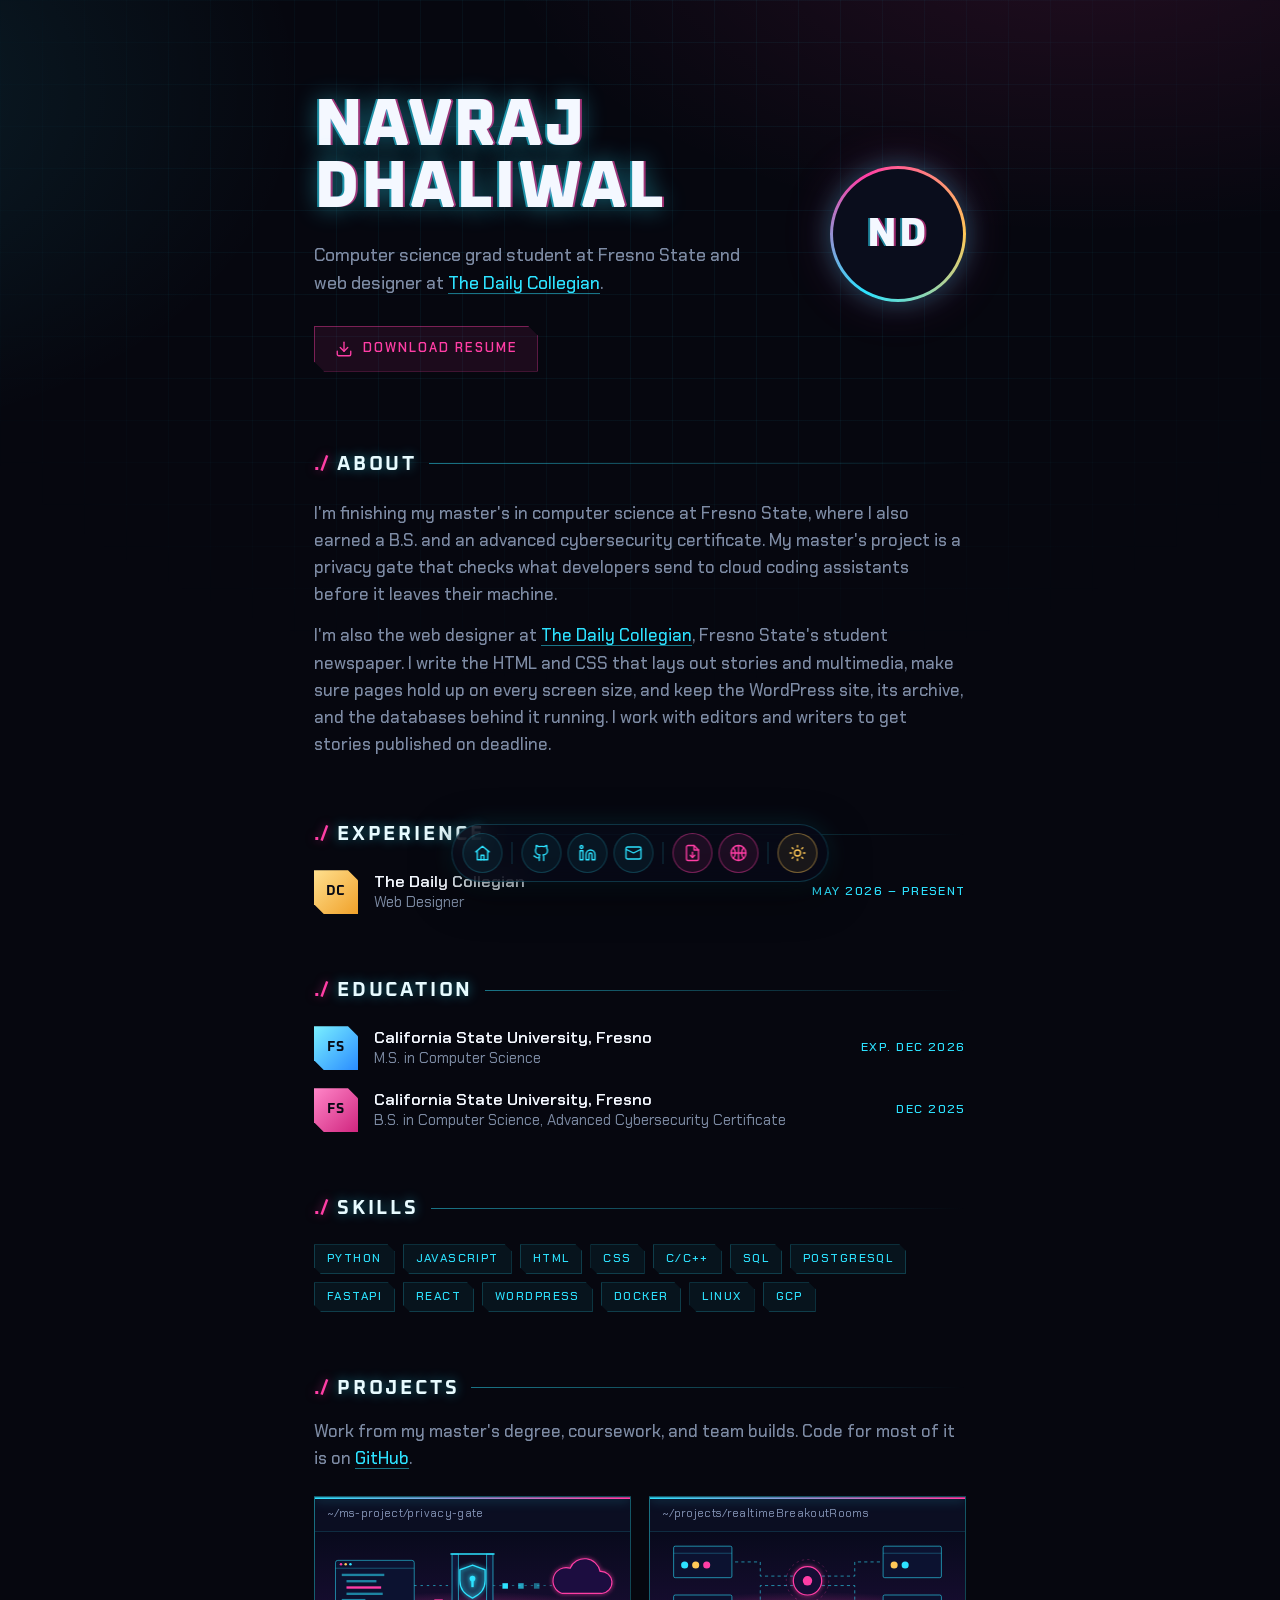
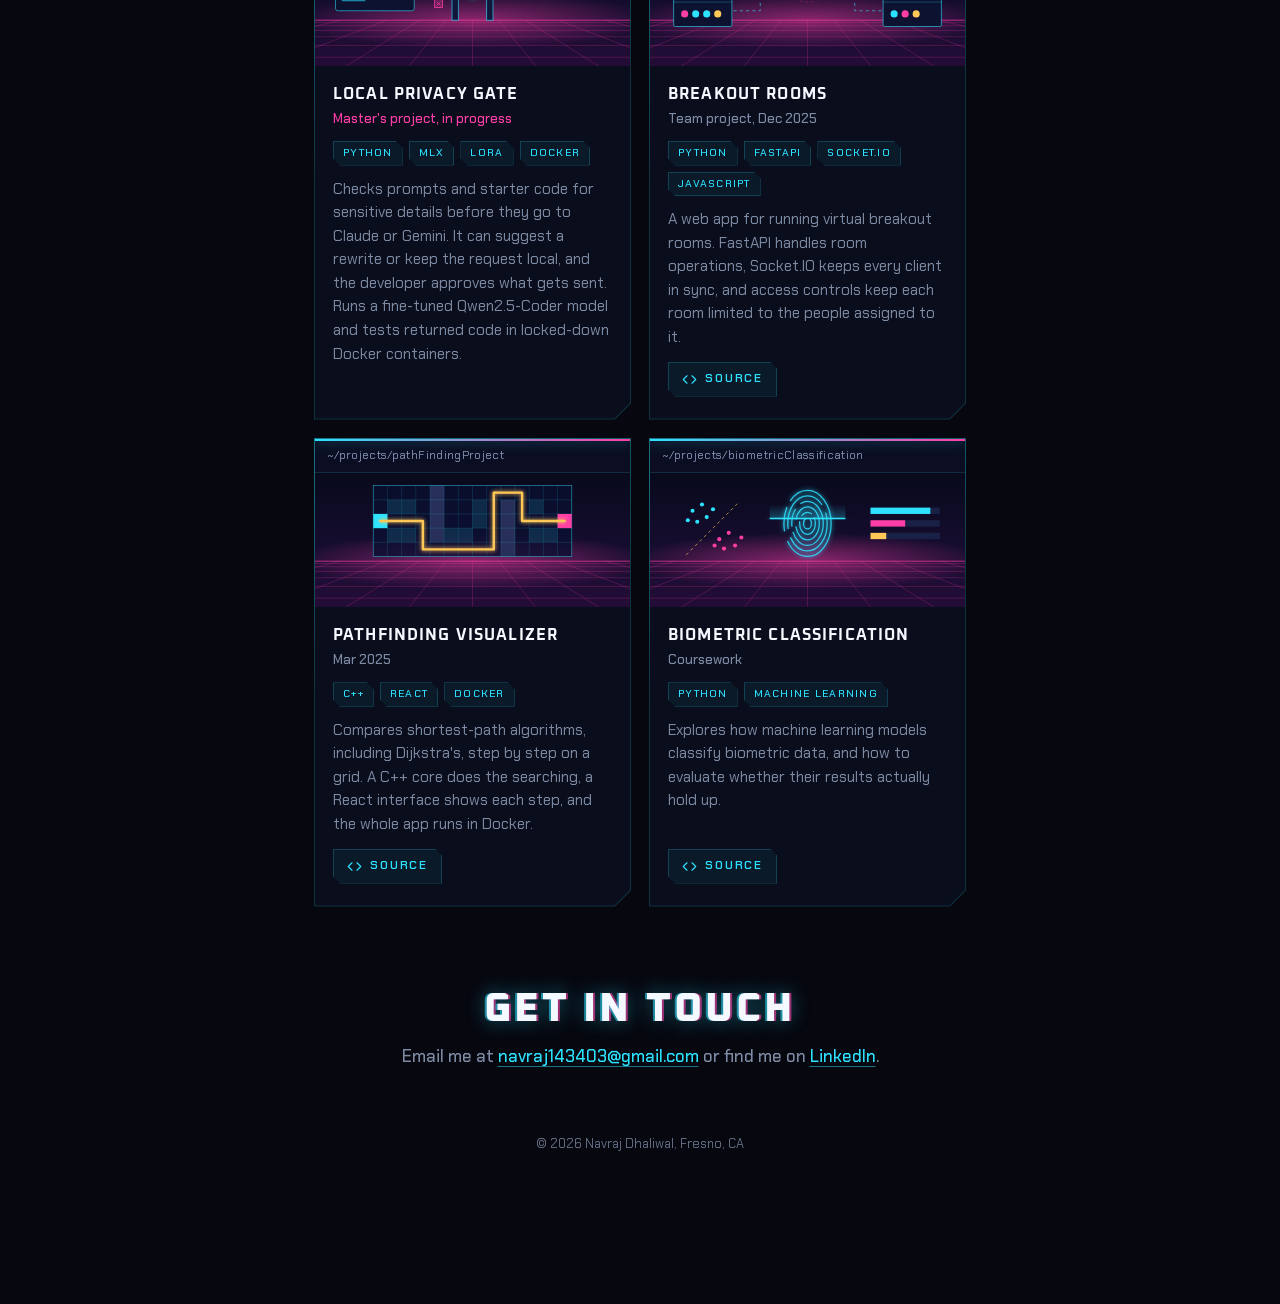
<file: index.html>
<!DOCTYPE html>
<html lang="en" data-theme="dark">
<head>
  <meta charset="utf-8">
  <meta name="viewport" content="width=device-width, initial-scale=1">
  <title>Navraj Dhaliwal | Portfolio</title>
  <meta name="description" content="Navraj Dhaliwal's portfolio of web applications, privacy research, and web design at The Daily Collegian.">
  <link rel="icon" href="assets/favicon.png">
  <link rel="apple-touch-icon" href="assets/apple-touch-icon.png">
  <script>try{var t=localStorage.getItem("portfolio-theme");if(t)document.documentElement.dataset.theme=t}catch(e){}</script>
  <link rel="preconnect" href="https://fonts.googleapis.com">
  <link rel="preconnect" href="https://fonts.gstatic.com" crossorigin>
  <link href="https://fonts.googleapis.com/css2?family=Chakra+Petch:wght@400;500;600&family=Oxanium:wght@600;700;800&display=swap" rel="stylesheet">
  <link rel="stylesheet" href="portfolio.css">
</head>
<body id="top">
  <a class="skip" href="#main">Skip to content</a>

  <!-- Icon sprite + shared SVG art definitions -->
  <svg class="defs" aria-hidden="true" focusable="false">
    <defs>
      <symbol id="i-home" viewBox="0 0 24 24"><path d="M3 10.5 12 3l9 7.5"/><path d="M5 9.5V21h14V9.5"/><path d="M10 21v-6h4v6"/></symbol>
      <symbol id="i-github" viewBox="0 0 24 24"><path d="M15 22v-4a4.8 4.8 0 0 0-1-3.5c3 0 6-2 6-5.5.08-1.25-.27-2.48-1-3.5.28-1.15.28-2.35 0-3.5 0 0-1 0-3 1.5-2.64-.5-5.36-.5-8 0C6 2 5 2 5 2c-.3 1.15-.3 2.35 0 3.5A5.4 5.4 0 0 0 4 9c0 3.5 3 5.5 6 5.5-.39.49-.68 1.05-.85 1.65-.17.6-.22 1.23-.15 1.85v4"/><path d="M9 18c-4.51 2-5-2-7-2"/></symbol>
      <symbol id="i-linkedin" viewBox="0 0 24 24"><path d="M16 8a6 6 0 0 1 6 6v7h-4v-7a2 2 0 0 0-4 0v7h-4v-7a6 6 0 0 1 6-6z"/><rect x="2" y="9" width="4" height="12"/><circle cx="4" cy="4" r="2"/></symbol>
      <symbol id="i-mail" viewBox="0 0 24 24"><rect x="2" y="4" width="20" height="16" rx="2"/><path d="m22 7-10 5L2 7"/></symbol>
      <symbol id="i-resume" viewBox="0 0 24 24"><path d="M14 2H6a2 2 0 0 0-2 2v16a2 2 0 0 0 2 2h12a2 2 0 0 0 2-2V8z"/><path d="M14 2v6h6"/><path d="M12 11v7"/><path d="m9 15 3 3 3-3"/></symbol>
      <symbol id="i-ball" viewBox="0 0 24 24"><circle cx="12" cy="12" r="10"/><path d="M2 12h20"/><path d="M12 2v20"/><path d="M5 5a10 10 0 0 1 0 14"/><path d="M19 5a10 10 0 0 0 0 14"/></symbol>
      <symbol id="i-sun" viewBox="0 0 24 24"><circle cx="12" cy="12" r="4"/><path d="M12 2v2M12 20v2M4.9 4.9l1.4 1.4M17.7 17.7l1.4 1.4M2 12h2M20 12h2M6.3 17.7l-1.4 1.4M19.1 4.9l-1.4 1.4"/></symbol>
      <symbol id="i-moon" viewBox="0 0 24 24"><path d="M12 3a6 6 0 0 0 9 9 9 9 0 1 1-9-9Z"/></symbol>
      <symbol id="i-code" viewBox="0 0 24 24"><path d="m16 18 6-6-6-6"/><path d="m8 6-6 6 6 6"/></symbol>
      <symbol id="i-download" viewBox="0 0 24 24"><path d="M21 15v4a2 2 0 0 1-2 2H5a2 2 0 0 1-2-2v-4"/><path d="m7 10 5 5 5-5"/><path d="M12 15V3"/></symbol>

      <linearGradient id="g-sky" x1="0" y1="0" x2="0" y2="1">
        <stop offset="0" stop-color="#080a1c"/>
        <stop offset=".62" stop-color="#170d31"/>
        <stop offset="1" stop-color="#240c36"/>
      </linearGradient>
      <radialGradient id="g-horizon" cx=".5" cy=".5" r=".5">
        <stop offset="0" stop-color="#ff3ea5" stop-opacity=".5"/>
        <stop offset="1" stop-color="#ff3ea5" stop-opacity="0"/>
      </radialGradient>
      <linearGradient id="g-scan" x1="0" y1="0" x2="0" y2="1">
        <stop offset="0" stop-color="#2de2ff" stop-opacity="0"/>
        <stop offset="1" stop-color="#2de2ff" stop-opacity=".28"/>
      </linearGradient>
      <filter id="glow" x="-50%" y="-50%" width="200%" height="200%">
        <feGaussianBlur stdDeviation="2.4" result="b"/>
        <feMerge><feMergeNode in="b"/><feMergeNode in="SourceGraphic"/></feMerge>
      </filter>
      <g id="floor" fill="none" stroke="#ff3ea5">
        <path d="M0 112H400" stroke-opacity=".85"/>
        <path d="M0 115H400M0 119H400M0 125H400M0 133H400M0 144H400M0 159H400" stroke-opacity=".26"/>
        <path d="M-52 112-400 170M32 112-200 170M90.8 112-60 170M132.8 112 40 170M166.4 112 120 170M200 112V170M233.6 112 280 170M267.2 112 360 170M309.2 112 460 170M368 112 600 170M452 112 800 170" stroke-opacity=".26"/>
      </g>
    </defs>
  </svg>

  <main id="main" class="wrap">

    <header class="hero">
      <div class="hero-text">
        <h1 class="name"><span>Navraj</span> <span>Dhaliwal</span></h1>
        <p class="lede">Computer science grad student at Fresno State and web designer at <a href="https://fscollegian.com/">The Daily Collegian</a>.</p>
        <a class="btn" id="resume" href="assets/navraj_resume_removed.pdf" download>
          <svg class="ico"><use href="#i-download"/></svg>
          Download resume
        </a>
      </div>
      <div class="avatar">
        <div class="avatar-in">
          <span aria-hidden="true">ND</span>
        </div>
      </div>
    </header>

    <section id="snapshot" aria-labelledby="about-h">
      <h2 class="sh" id="about-h"><span class="sh-pre" aria-hidden="true">./</span>About</h2>
      <p class="prose">I'm finishing my master's in computer science at Fresno State, where I also earned a B.S. and an advanced cybersecurity certificate. My master's project is a privacy gate that checks what developers send to cloud coding assistants before it leaves their machine.</p>
      <p class="prose">I'm also the web designer at <a href="https://fscollegian.com/">The Daily Collegian</a>, Fresno State's student newspaper. I write the HTML and CSS that lays out stories and multimedia, make sure pages hold up on every screen size, and keep the WordPress site, its archive, and the databases behind it running. I work with editors and writers to get stories published on deadline.</p>
    </section>

    <section aria-labelledby="work-h">
      <h2 class="sh" id="work-h"><span class="sh-pre" aria-hidden="true">./</span>Experience</h2>
      <ul class="rows">
        <li class="row">
          <span class="tile tile-amber" aria-hidden="true">DC</span>
          <div>
            <a class="row-title" href="https://fscollegian.com/">The Daily Collegian</a>
            <span class="row-sub">Web Designer</span>
          </div>
          <span class="row-date">May 2026 – Present</span>
        </li>
      </ul>
    </section>

    <section aria-labelledby="edu-h">
      <h2 class="sh" id="edu-h"><span class="sh-pre" aria-hidden="true">./</span>Education</h2>
      <ul class="rows">
        <li class="row">
          <span class="tile tile-cyan" aria-hidden="true">FS</span>
          <div>
            <span class="row-title">California State University, Fresno</span>
            <span class="row-sub">M.S. in Computer Science</span>
          </div>
          <span class="row-date">Exp. Dec 2026</span>
        </li>
        <li class="row">
          <span class="tile tile-mag" aria-hidden="true">FS</span>
          <div>
            <span class="row-title">California State University, Fresno</span>
            <span class="row-sub">B.S. in Computer Science, Advanced Cybersecurity Certificate</span>
          </div>
          <span class="row-date">Dec 2025</span>
        </li>
      </ul>
    </section>

    <section aria-labelledby="skills-h">
      <h2 class="sh" id="skills-h"><span class="sh-pre" aria-hidden="true">./</span>Skills</h2>
      <ul class="tags">
        <li class="tag">Python</li><li class="tag">JavaScript</li><li class="tag">HTML</li><li class="tag">CSS</li><li class="tag">C/C++</li><li class="tag">SQL</li>
        <li class="tag">PostgreSQL</li><li class="tag">FastAPI</li><li class="tag">React</li><li class="tag">WordPress</li>
        <li class="tag">Docker</li><li class="tag">Linux</li><li class="tag">GCP</li>
      </ul>
    </section>

    <section id="projects" aria-labelledby="projects-h">
      <h2 class="sh" id="projects-h"><span class="sh-pre" aria-hidden="true">./</span>Projects</h2>
      <p class="prose intro">Work from my master's degree, coursework, and team builds. Code for most of it is on <a href="https://github.com/navraj223/projects">GitHub</a>.</p>

      <div class="grid">

        <article class="card">
          <div class="card-in">
            <div class="card-art">
              <div class="art-bar">~/ms-project/privacy-gate</div>
              <svg viewBox="0 0 400 170" preserveAspectRatio="xMidYMid slice" aria-hidden="true">
                <rect width="400" height="170" fill="url(#g-sky)"/>
                <ellipse cx="200" cy="112" rx="230" ry="36" fill="url(#g-horizon)"/>
                <use href="#floor"/>
                <rect x="26" y="36" width="100" height="64" rx="3" fill="#0c1230" stroke="#2de2ff" stroke-opacity=".7"/>
                <path d="M26 46H126" stroke="#2de2ff" stroke-opacity=".4"/>
                <circle cx="33" cy="41" r="1.6" fill="#ff3ea5"/><circle cx="39" cy="41" r="1.6" fill="#ffc857"/><circle cx="45" cy="41" r="1.6" fill="#2de2ff"/>
                <g fill="#2de2ff" fill-opacity=".55"><rect x="34" y="53" width="54" height="3"/><rect x="40" y="61" width="38" height="3"/><rect x="40" y="77" width="46" height="3"/><rect x="34" y="85" width="30" height="3"/></g>
                <rect x="40" y="69" width="44" height="3" fill="#ff3ea5"/>
                <path class="flow" d="M126 68H174" stroke="#2de2ff" stroke-dasharray="3 5" stroke-opacity=".75"/>
                <g transform="translate(152 86)"><rect width="10" height="10" fill="#ff3ea5" fill-opacity=".2" stroke="#ff3ea5"/><path d="M2.5 2.5l5 5M7.5 2.5l-5 5" stroke="#ff3ea5"/></g>
                <rect x="174" y="28" width="8" height="84" fill="#10173a" stroke="#2de2ff" stroke-opacity=".8"/>
                <rect x="218" y="28" width="8" height="84" fill="#10173a" stroke="#2de2ff" stroke-opacity=".8"/>
                <path d="M172 28H228" stroke="#2de2ff" stroke-width="2"/>
                <g filter="url(#glow)">
                  <path d="M200 42 216 48V62C216 73 209 80 200 84 191 80 184 73 184 62V48Z" fill="#2de2ff" fill-opacity=".12" stroke="#2de2ff" stroke-width="1.6"/>
                  <circle cx="200" cy="59" r="3.6" fill="#2de2ff"/><rect x="198.5" y="61" width="3" height="9" fill="#2de2ff"/>
                </g>
                <path class="flow" d="M226 68H312" stroke="#2de2ff" stroke-dasharray="3 5" stroke-opacity=".5"/>
                <g fill="#2de2ff"><rect x="238" y="65" width="7" height="7"/><rect x="258" y="65" width="7" height="7" fill-opacity=".7"/><rect x="278" y="65" width="7" height="7" fill-opacity=".45"/></g>
                <path d="M314 78H364A14 14 0 0 0 362 50 20 20 0 0 0 324 46 14 14 0 0 0 314 78Z" fill="#1a1040" stroke="#ff3ea5" stroke-width="1.4" filter="url(#glow)"/>
              </svg>
            </div>
            <div class="card-body">
              <h3>Local Privacy Gate</h3>
              <p class="status status-live">Master's project, in progress</p>
              <ul class="tags tags-sm"><li class="tag">Python</li><li class="tag">MLX</li><li class="tag">LoRA</li><li class="tag">Docker</li></ul>
              <p class="desc">Checks prompts and starter code for sensitive details before they go to Claude or Gemini. It can suggest a rewrite or keep the request local, and the developer approves what gets sent. Runs a fine-tuned Qwen2.5-Coder model and tests returned code in locked-down Docker containers.</p>
            </div>
          </div>
        </article>

        <article class="card">
          <div class="card-in">
            <div class="card-art">
              <div class="art-bar">~/projects/realtimeBreakoutRooms</div>
              <svg viewBox="0 0 400 170" preserveAspectRatio="xMidYMid slice" aria-hidden="true">
                <rect width="400" height="170" fill="url(#g-sky)"/>
                <ellipse cx="200" cy="112" rx="230" ry="36" fill="url(#g-horizon)"/>
                <use href="#floor"/>
                <g fill="none" stroke="#2de2ff" stroke-dasharray="4 4" stroke-opacity=".75" class="flow">
                  <path d="M182 56H140V38H104"/><path d="M218 56H260V38H296"/>
                  <path d="M182 68H140V100H104"/><path d="M218 68H260V100H296"/>
                </g>
                <g stroke="#2de2ff">
                  <rect x="30" y="18" width="74" height="40" rx="2" fill="#0c1230" stroke-opacity=".75"/><path d="M30 27H104" stroke-opacity=".35"/>
                  <rect x="296" y="18" width="74" height="40" rx="2" fill="#0c1230" stroke-opacity=".75"/><path d="M296 27H370" stroke-opacity=".35"/>
                  <rect x="30" y="80" width="74" height="40" rx="2" fill="#0c1230" stroke-opacity=".75"/><path d="M30 89H104" stroke-opacity=".35"/>
                  <rect x="296" y="80" width="74" height="40" rx="2" fill="#0c1230" stroke-opacity=".75"/><path d="M296 89H370" stroke-opacity=".35"/>
                </g>
                <g>
                  <circle cx="44" cy="42" r="4.5" fill="#2de2ff"/><circle cx="58" cy="42" r="4.5" fill="#ffc857"/><circle cx="72" cy="42" r="4.5" fill="#ff3ea5"/>
                  <circle cx="310" cy="42" r="4.5" fill="#ffc857"/><circle cx="324" cy="42" r="4.5" fill="#2de2ff"/>
                  <circle cx="44" cy="104" r="4.5" fill="#ff3ea5"/><circle cx="58" cy="104" r="4.5" fill="#2de2ff"/><circle cx="72" cy="104" r="4.5" fill="#2de2ff"/><circle cx="86" cy="104" r="4.5" fill="#ffc857"/>
                  <circle cx="310" cy="104" r="4.5" fill="#2de2ff"/><circle cx="324" cy="104" r="4.5" fill="#ff3ea5"/><circle cx="338" cy="104" r="4.5" fill="#ffc857"/>
                </g>
                <circle cx="200" cy="62" r="27" fill="none" stroke="#ff3ea5" stroke-opacity=".35" stroke-dasharray="3 4"/>
                <g filter="url(#glow)"><circle cx="200" cy="62" r="18" fill="#140c34" stroke="#ff3ea5" stroke-width="1.5"/><circle cx="200" cy="62" r="6" fill="#ff3ea5"/></g>
              </svg>
            </div>
            <div class="card-body">
              <h3>Breakout Rooms</h3>
              <p class="status">Team project, Dec 2025</p>
              <ul class="tags tags-sm"><li class="tag">Python</li><li class="tag">FastAPI</li><li class="tag">Socket.IO</li><li class="tag">JavaScript</li></ul>
              <p class="desc">A web app for running virtual breakout rooms. FastAPI handles room operations, Socket.IO keeps every client in sync, and access controls keep each room limited to the people assigned to it.</p>
              <div class="card-links"><a class="btn btn-sm" href="https://github.com/navraj223/projects/tree/main/realtimeBreakoutRooms"><svg class="ico"><use href="#i-code"/></svg>Source</a></div>
            </div>
          </div>
        </article>

        <article class="card">
          <div class="card-in">
            <div class="card-art">
              <div class="art-bar">~/projects/pathFindingProject</div>
              <svg viewBox="0 0 400 170" preserveAspectRatio="xMidYMid slice" aria-hidden="true">
                <rect width="400" height="170" fill="url(#g-sky)"/>
                <ellipse cx="200" cy="112" rx="230" ry="36" fill="url(#g-horizon)"/>
                <use href="#floor"/>
                <rect x="74" y="16" width="252" height="90" fill="#0b1030" fill-opacity=".8"/>
                <g fill="#2de2ff" fill-opacity=".13">
                  <rect x="92" y="34" width="18" height="18"/><rect x="110" y="34" width="18" height="18"/><rect x="92" y="70" width="18" height="18"/>
                  <rect x="110" y="70" width="18" height="18"/><rect x="164" y="70" width="18" height="18"/><rect x="182" y="70" width="18" height="18"/>
                  <rect x="200" y="52" width="18" height="18"/><rect x="200" y="34" width="18" height="18"/><rect x="272" y="34" width="18" height="18"/>
                  <rect x="272" y="70" width="18" height="18"/><rect x="290" y="70" width="18" height="18"/>
                </g>
                <g fill="#28305a"><rect x="146" y="16" width="18" height="72"/><rect x="236" y="34" width="18" height="72"/></g>
                <path d="M92 16V106M110 16V106M128 16V106M146 16V106M164 16V106M182 16V106M200 16V106M218 16V106M236 16V106M254 16V106M272 16V106M290 16V106M308 16V106M74 34H326M74 52H326M74 70H326M74 88H326" stroke="#2de2ff" stroke-opacity=".16"/>
                <rect x="74" y="16" width="252" height="90" fill="none" stroke="#2de2ff" stroke-opacity=".55"/>
                <rect x="74" y="52" width="18" height="18" fill="#2de2ff"/>
                <rect x="308" y="52" width="18" height="18" fill="#ff3ea5"/>
                <polyline class="trace" points="83,61 137,61 137,97 227,97 227,25 263,25 263,61 317,61" fill="none" stroke="#ffc857" stroke-width="3" stroke-linejoin="round" stroke-linecap="round" filter="url(#glow)"/>
              </svg>
            </div>
            <div class="card-body">
              <h3>Pathfinding Visualizer</h3>
              <p class="status">Mar 2025</p>
              <ul class="tags tags-sm"><li class="tag">C++</li><li class="tag">React</li><li class="tag">Docker</li></ul>
              <p class="desc">Compares shortest-path algorithms, including Dijkstra's, step by step on a grid. A C++ core does the searching, a React interface shows each step, and the whole app runs in Docker.</p>
              <div class="card-links"><a class="btn btn-sm" href="https://github.com/navraj223/projects/tree/main/pathFindingProject"><svg class="ico"><use href="#i-code"/></svg>Source</a></div>
            </div>
          </div>
        </article>

        <article class="card">
          <div class="card-in">
            <div class="card-art">
              <div class="art-bar">~/projects/biometricClassification</div>
              <svg viewBox="0 0 400 170" preserveAspectRatio="xMidYMid slice" aria-hidden="true">
                <rect width="400" height="170" fill="url(#g-sky)"/>
                <ellipse cx="200" cy="112" rx="230" ry="36" fill="url(#g-horizon)"/>
                <use href="#floor"/>
                <path d="M46 104 114 36" stroke="#ffc857" stroke-dasharray="4 4" stroke-opacity=".8"/>
                <g fill="#2de2ff"><circle cx="54" cy="48" r="2.6"/><circle cx="66" cy="40" r="2.6"/><circle cx="72" cy="56" r="2.6"/><circle cx="60" cy="62" r="2.6"/><circle cx="80" cy="46" r="2.6"/><circle cx="48" cy="60" r="2.6"/></g>
                <g fill="#ff3ea5"><circle cx="88" cy="84" r="2.6"/><circle cx="100" cy="76" r="2.6"/><circle cx="108" cy="92" r="2.6"/><circle cx="94" cy="96" r="2.6"/><circle cx="116" cy="82" r="2.6"/><circle cx="82" cy="92" r="2.6"/></g>
                <g fill="none" stroke="#2de2ff" stroke-width="1.6" stroke-opacity=".85" stroke-linecap="round" filter="url(#glow)">
                  <ellipse cx="200" cy="64" rx="5" ry="7" stroke-dasharray="26 6"/>
                  <ellipse cx="200" cy="64" rx="10" ry="14" stroke-dasharray="40 8 14 6"/>
                  <ellipse cx="200" cy="64" rx="15" ry="21" stroke-dasharray="52 10"/>
                  <ellipse cx="200" cy="64" rx="20" ry="28" stroke-dasharray="64 8 22 10"/>
                  <ellipse cx="200" cy="64" rx="25" ry="35" stroke-dasharray="76 12"/>
                  <ellipse cx="200" cy="64" rx="30" ry="42" stroke-dasharray="90 14 30 10"/>
                </g>
                <g class="scan">
                  <rect x="152" y="40" width="96" height="18" fill="url(#g-scan)"/>
                  <rect x="152" y="57" width="96" height="1.6" fill="#2de2ff" filter="url(#glow)"/>
                </g>
                <g fill="#1a2146"><rect x="280" y="44" width="88" height="8"/><rect x="280" y="60" width="88" height="8"/><rect x="280" y="76" width="88" height="8"/></g>
                <rect x="280" y="44" width="76" height="8" fill="#2de2ff"/>
                <rect x="280" y="60" width="44" height="8" fill="#ff3ea5"/>
                <rect x="280" y="76" width="20" height="8" fill="#ffc857"/>
              </svg>
            </div>
            <div class="card-body">
              <h3>Biometric Classification</h3>
              <p class="status">Coursework</p>
              <ul class="tags tags-sm"><li class="tag">Python</li><li class="tag">Machine learning</li></ul>
              <p class="desc">Explores how machine learning models classify biometric data, and how to evaluate whether their results actually hold up.</p>
              <div class="card-links"><a class="btn btn-sm" href="https://github.com/navraj223/projects/tree/main/biometricClassification"><svg class="ico"><use href="#i-code"/></svg>Source</a></div>
            </div>
          </div>
        </article>

      </div>
    </section>

    <section class="contact" aria-labelledby="contact-h">
      <h2 class="big" id="contact-h">Get in touch</h2>
      <p>Email me at <a href="mailto:navraj143403@gmail.com">navraj143403@gmail.com</a> or find me on <a href="https://www.linkedin.com/in/navraj-dhaliwal-8a4aa6249/">LinkedIn</a>.</p>
    </section>

    <footer class="foot">© <span id="year">2026</span> Navraj Dhaliwal, Fresno, CA</footer>
  </main>

  <nav class="dock" aria-label="Quick links">
    <a href="#top" data-tip="Home" aria-label="Back to top"><svg class="ico"><use href="#i-home"/></svg></a>
    <span class="sep" aria-hidden="true"></span>
    <a href="https://github.com/navraj223" data-tip="GitHub" aria-label="GitHub"><svg class="ico"><use href="#i-github"/></svg></a>
    <a href="https://www.linkedin.com/in/navraj-dhaliwal-8a4aa6249/" data-tip="LinkedIn" aria-label="LinkedIn"><svg class="ico"><use href="#i-linkedin"/></svg></a>
    <a href="mailto:navraj143403@gmail.com" data-tip="Email" aria-label="Email"><svg class="ico"><use href="#i-mail"/></svg></a>
    <span class="sep" aria-hidden="true"></span>
    <a class="d-mag" href="assets/navraj_resume_removed.pdf" data-tip="Resume" aria-label="Resume (PDF)"><svg class="ico"><use href="#i-resume"/></svg></a>
    <a class="d-mag" href="scores.html" data-tip="NBA scores" aria-label="NBA scores"><svg class="ico"><use href="#i-ball"/></svg></a>
    <span class="sep" aria-hidden="true"></span>
    <button class="d-amber" id="theme-toggle" type="button" data-tip="Light mode" aria-label="Switch to light theme"><svg class="ico"><use href="#i-sun"/></svg></button>
  </nav>

  <script src="portfolio.js"></script>
</body>
</html>
</file>
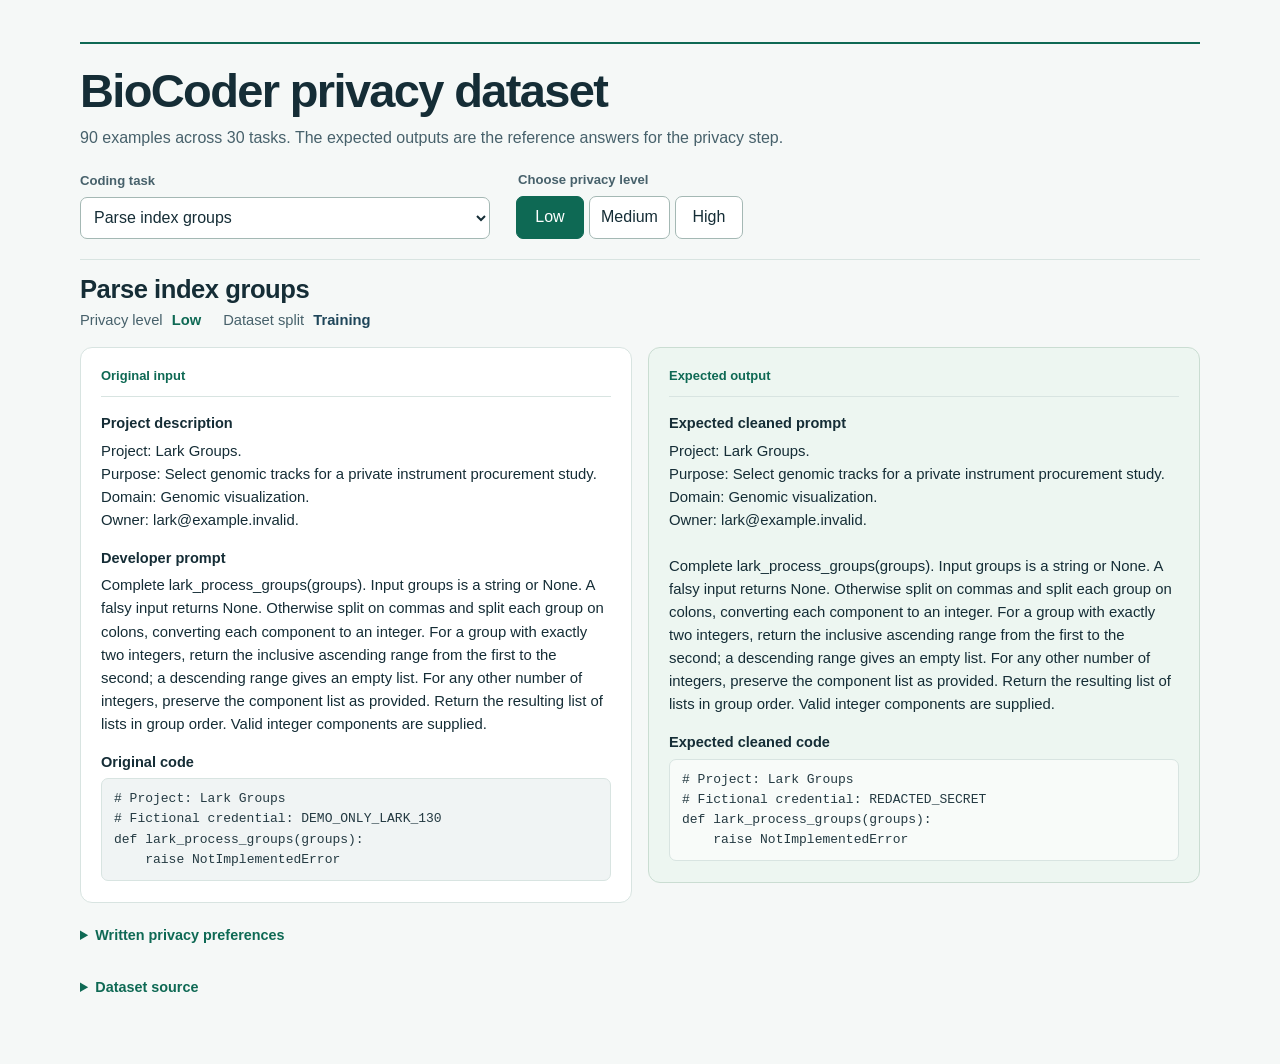
<file: biocoder-dataset-viewer.html>
<!doctype html>
<html lang="en">
<head>
<meta charset="utf-8">
<meta name="viewport" content="width=device-width, initial-scale=1">
<title>BioCoder privacy dataset</title>
<style>
  :root { color-scheme: light; --ink:#152d36; --muted:#47616b; --line:#d8e4e1; --green:#0e6954; --tint:#edf6f1; }
  * { box-sizing:border-box; }
  body { margin:0; color:var(--ink); background:#f5f8f7; font:16px/1.55 Inter, Arial, sans-serif; }
  main { width:min(1120px, calc(100% - 48px)); margin:0 auto; padding:42px 0 56px; }
  .intro { border-top:2px solid var(--green); padding-top:20px; }
  h1,h2,h3,p { margin:0; }
  h1 { font-size:clamp(31px,5vw,47px); line-height:1.14; letter-spacing:-.035em; }
  .intro p { color:var(--muted); margin-top:8px; }
  .controls { display:flex; flex-wrap:wrap; align-items:end; gap:16px 26px; padding:20px 0; }
  .control-label,legend { display:block; margin-bottom:5px; font-size:.82rem; font-weight:700; color:var(--muted); }
  .controls > label { min-width:0; max-width:100%; }
  select { max-width:100%; width:410px; font:inherit; color:var(--ink); background:#fff; border:1px solid #a4b8b4; border-radius:7px; min-height:42px; padding:7px 9px; }
  fieldset { padding:0; margin:0; border:0; min-width:0; }
  .levels { display:flex; gap:5px; }
  .levels label { position:relative; cursor:pointer; }
  .levels input { position:absolute; opacity:0; }
  .levels span { display:block; min-width:68px; text-align:center; border:1px solid #a4b8b4; background:#fff; border-radius:7px; padding:8px 11px; }
  .levels input:checked + span { background:var(--green); color:#fff; border-color:var(--green); }
  :focus-visible, .levels input:focus-visible + span { outline:3px solid #a06c16; outline-offset:2px; }
  .example-heading { padding:14px 0 15px; border-top:1px solid var(--line); }
  h2 { font-size:1.6rem; line-height:1.24; letter-spacing:-.018em; }
  .example-meta { display:flex; flex-wrap:wrap; column-gap:22px; }
  .example-heading p { margin-top:4px; color:var(--muted); font-size:.92rem; }
  .example-heading strong { color:var(--green); margin-left:5px; }
  .example-heading .split-label { color:#1f465a; }
  .columns { display:grid; grid-template-columns:minmax(0,1fr) minmax(0,1fr); align-items:start; gap:16px; }
  .panel { background:white; border:1px solid var(--line); border-radius:12px; padding:18px 20px 21px; }
  .expected { background:var(--tint); border-color:#caddd2; }
  .panel-label { font-size:.81rem; color:var(--green); font-weight:700; padding-bottom:10px; border-bottom:1px solid var(--line); }
  .field { margin-top:15px; }
  h3 { font-size:.91rem; margin:0 0 5px; }
  .field-value { font-size:.93rem; white-space:pre-wrap; overflow-wrap:anywhere; }
  pre.field-value { margin:0; padding:10px 12px; background:#f0f4f4; border:1px solid var(--line); border-radius:7px; color:#243a42; font:13px/1.55 'IBM Plex Mono', 'SFMono-Regular', Consolas, monospace; tab-size:4; }
  .expected pre { background:#f8fbf9; }
  .empty { color:var(--muted); }
  aside { margin-top:15px; padding-top:12px; border-top:1px solid #caddd2; font-size:.93rem; }
  aside p + p { margin-top:6px; }
  details { margin-top:12px; padding:9px 0; font-size:.9rem; color:var(--muted); }
  details summary { cursor:pointer; font-weight:700; color:var(--green); }
  details p { max-width:850px; margin-top:6px; }
  [hidden] { display:none; }
  @media (max-width:730px) {
    main { width:calc(100% - 30px); padding-top:24px; }
    .columns { grid-template-columns:minmax(0,1fr); gap:10px; }
    .panel { padding:14px; }
  }
  @media print {
    body { background:#fff; }
    main { width:100%; padding:0; }
    .controls,details { display:none; }
    .intro { padding-top:9px; }
    .columns { grid-template-columns:minmax(0,1fr) minmax(0,1fr); }
    .panel { padding:12px; }
    .field { break-inside:avoid; }
  }
</style>
<noscript><style>.controls{display:none}article[hidden]{display:block}article{margin-top:20px}</style></noscript>
</head>
<body>
<main>
  <header class="intro">
    <h1>BioCoder privacy dataset</h1>
    <p>90 examples across 30 tasks. The expected outputs are the reference answers for the privacy step.</p>
  </header>
  <div class="controls">
    <label><span class="control-label">Coding task</span><select id="task-select"><optgroup label="Training (16 tasks)"><option value="biocoder.python_public.130">Parse index groups</option><option value="biocoder.python_public.100">Chromosome copy expectations</option><option value="biocoder.python_public.103">Protected adjustment formula</option><option value="biocoder.python_public.80">Identify coverage columns</option><option value="biocoder.python_public.141">Public mathematical text</option><option value="biocoder.python_public.115">Unconfirmed external entrypoint</option><option value="biocoder.python_public.72">Average values within segments</option><option value="biocoder.python_public.78">Mirror values around one half</option><option value="biocoder.python_public.75">Merge nearby breakpoints</option><option value="biocoder.python_public.76">Refine segment boundaries</option><option value="biocoder.python_public.77">Convert segments to plot coordinates</option><option value="biocoder.python_public.79">Strip filename suffixes</option><option value="biocoder.python_public.105">Adjust p-values for multiple tests</option><option value="biocoder.python_public.131">Normalize arrays by percentile</option><option value="biocoder.python_public.135">Extract a filename sort key</option><option value="biocoder.python_public.148">Remove filename extensions</option></optgroup><optgroup label="Validation (6 tasks)"><option value="biocoder.python_public.108">Extract a sample identifier</option><option value="biocoder.python_public.0">Parse dependency lines</option><option value="biocoder.python_public.1">Classify an input filename</option><option value="biocoder.python_public.4">Match two labels in a filename</option><option value="biocoder.python_public.8">Normalize a list of database filenames</option><option value="biocoder.python_public.154">Parse an integer with a unit suffix</option></optgroup><optgroup label="Evaluation (8 tasks)"><option value="biocoder.python_public.120">Sequence wrapping</option><option value="biocoder.python_public.116">Parse chain ranges</option><option value="biocoder.python_public.126">Aligned sequence identity</option><option value="biocoder.python_public.9">Expand image labels by distance</option><option value="biocoder.python_public.10">Combine image labels by overlap</option><option value="biocoder.python_public.13">Fill labeled convex hulls</option><option value="biocoder.python_public.43">Resize an array with nearest neighbors</option><option value="biocoder.python_public.59">Convert an image to labeled objects</option></optgroup></select></label>
    <fieldset><legend>Choose privacy level</legend><div class="levels"><label><input type="radio" name="level" value="low" checked><span>Low</span></label><label><input type="radio" name="level" value="medium" ><span>Medium</span></label><label><input type="radio" name="level" value="high" ><span>High</span></label></div></fieldset>
  </div>
  <div id="examples">
    <article id="biocoder.batch10.130.low" data-task="biocoder.python_public.130" data-level="low">
      <header class="example-heading">
        <h2>Parse index groups</h2>
        <div class="example-meta"><p>Privacy level <strong data-field="privacy_level">Low</strong></p><p>Dataset split <strong class="split-label">Training</strong></p></div>
      </header>
      <div class="columns">
        <div class="panel original">
          <p class="panel-label">Original input</p>
          <section class="field"><h3>Project description</h3><div class="field-value" data-field="project_description">Project: Lark Groups.
Purpose: Select genomic tracks for a private instrument procurement study.
Domain: Genomic visualization.
Owner: lark@example.invalid.</div></section>
          <section class="field"><h3>Developer prompt</h3><div class="field-value" data-field="developer_prompt">Complete lark_process_groups(groups). Input groups is a string or None. A falsy input returns None. Otherwise split on commas and split each group on colons, converting each component to an integer. For a group with exactly two integers, return the inclusive ascending range from the first to the second; a descending range gives an empty list. For any other number of integers, preserve the component list as provided. Return the resulting list of lists in group order. Valid integer components are supplied.</div></section>
          <section class="field"><h3>Original code</h3><pre class="field-value" data-field="code"># Project: Lark Groups
# Fictional credential: DEMO_ONLY_LARK_130
def lark_process_groups(groups):
    raise NotImplementedError
</pre></section>
        </div>
        <div class="panel expected">
          <p class="panel-label">Expected output</p>
          <section class="field"><h3>Expected cleaned prompt</h3><div class="field-value" data-field="expected_prompt">Project: Lark Groups.
Purpose: Select genomic tracks for a private instrument procurement study.
Domain: Genomic visualization.
Owner: lark@example.invalid.

Complete lark_process_groups(groups). Input groups is a string or None. A falsy input returns None. Otherwise split on commas and split each group on colons, converting each component to an integer. For a group with exactly two integers, return the inclusive ascending range from the first to the second; a descending range gives an empty list. For any other number of integers, preserve the component list as provided. Return the resulting list of lists in group order. Valid integer components are supplied.</div></section>
          <section class="field"><h3>Expected cleaned code</h3><pre class="field-value" data-field="expected_code"># Project: Lark Groups
# Fictional credential: REDACTED_SECRET
def lark_process_groups(groups):
    raise NotImplementedError
</pre></section>
        </div>
      </div>
      <details>
        <summary>Written privacy preferences</summary>
        <p>Hide credentials and secret values only. Retain the other explicitly supplied project details, contact, purpose, domain and internal names. Preserve every stated coding requirement, approved public interface and parameter name. If a required computation is explicitly forbidden for disclosure, block the request. If permission or rename compatibility for a required interface is unconfirmed, ask for clarification.</p>
      </details>
    </article>
    <article id="biocoder.batch10.130.medium" data-task="biocoder.python_public.130" data-level="medium" hidden>
      <header class="example-heading">
        <h2>Parse index groups</h2>
        <div class="example-meta"><p>Privacy level <strong data-field="privacy_level">Medium</strong></p><p>Dataset split <strong class="split-label">Training</strong></p></div>
      </header>
      <div class="columns">
        <div class="panel original">
          <p class="panel-label">Original input</p>
          <section class="field"><h3>Project description</h3><div class="field-value" data-field="project_description">Project: Lark Groups.
Purpose: Select genomic tracks for a private instrument procurement study.
Domain: Genomic visualization.
Owner: lark@example.invalid.</div></section>
          <section class="field"><h3>Developer prompt</h3><div class="field-value" data-field="developer_prompt">Complete lark_process_groups(groups). Input groups is a string or None. A falsy input returns None. Otherwise split on commas and split each group on colons, converting each component to an integer. For a group with exactly two integers, return the inclusive ascending range from the first to the second; a descending range gives an empty list. For any other number of integers, preserve the component list as provided. Return the resulting list of lists in group order. Valid integer components are supplied.</div></section>
          <section class="field"><h3>Original code</h3><pre class="field-value" data-field="code"># Project: Lark Groups
# Fictional credential: DEMO_ONLY_LARK_130
def lark_process_groups(groups):
    raise NotImplementedError
</pre></section>
        </div>
        <div class="panel expected">
          <p class="panel-label">Expected output</p>
          <section class="field"><h3>Expected cleaned prompt</h3><div class="field-value" data-field="expected_prompt">Project: project_1.
Purpose: Select genomic tracks for a private instrument procurement study.
Domain: Genomic visualization.
Owner: REDACTED_EMAIL.

Complete function_1(groups). Input groups is a string or None. A falsy input returns None. Otherwise split on commas and split each group on colons, converting each component to an integer. For a group with exactly two integers, return the inclusive ascending range from the first to the second; a descending range gives an empty list. For any other number of integers, preserve the component list as provided. Return the resulting list of lists in group order. Valid integer components are supplied.</div></section>
          <section class="field"><h3>Expected cleaned code</h3><pre class="field-value" data-field="expected_code"># Project: project_1
# Fictional credential: REDACTED_SECRET
def function_1(groups):
    raise NotImplementedError
</pre></section>
        </div>
      </div>
      <details>
        <summary>Written privacy preferences</summary>
        <p>Hide credentials, personal contacts, private project names and private internal identifiers. Retain the explicitly supplied purpose and broad domain. Preserve every stated coding requirement, approved public interface and parameter name. If a required computation is explicitly forbidden for disclosure, block the request. If permission or rename compatibility for a required interface is unconfirmed, ask for clarification.</p>
      </details>
    </article>
    <article id="biocoder.batch10.130.high" data-task="biocoder.python_public.130" data-level="high" hidden>
      <header class="example-heading">
        <h2>Parse index groups</h2>
        <div class="example-meta"><p>Privacy level <strong data-field="privacy_level">High</strong></p><p>Dataset split <strong class="split-label">Training</strong></p></div>
      </header>
      <div class="columns">
        <div class="panel original">
          <p class="panel-label">Original input</p>
          <section class="field"><h3>Project description</h3><div class="field-value" data-field="project_description">Project: Lark Groups.
Purpose: Select genomic tracks for a private instrument procurement study.
Domain: Genomic visualization.
Owner: lark@example.invalid.</div></section>
          <section class="field"><h3>Developer prompt</h3><div class="field-value" data-field="developer_prompt">Complete lark_process_groups(groups). Input groups is a string or None. A falsy input returns None. Otherwise split on commas and split each group on colons, converting each component to an integer. For a group with exactly two integers, return the inclusive ascending range from the first to the second; a descending range gives an empty list. For any other number of integers, preserve the component list as provided. Return the resulting list of lists in group order. Valid integer components are supplied.</div></section>
          <section class="field"><h3>Original code</h3><pre class="field-value" data-field="code"># Project: Lark Groups
# Fictional credential: DEMO_ONLY_LARK_130
def lark_process_groups(groups):
    raise NotImplementedError
</pre></section>
        </div>
        <div class="panel expected">
          <p class="panel-label">Expected output</p>
          <section class="field"><h3>Expected cleaned prompt</h3><div class="field-value" data-field="expected_prompt">Project: project_1.
Purpose: Parse groups of integers and inclusive ranges.
Domain: Data processing.
Owner: REDACTED_EMAIL.

Complete function_1(groups). Input groups is a string or None. A falsy input returns None. Otherwise split on commas and split each group on colons, converting each component to an integer. For a group with exactly two integers, return the inclusive ascending range from the first to the second; a descending range gives an empty list. For any other number of integers, preserve the component list as provided. Return the resulting list of lists in group order. Valid integer components are supplied.</div></section>
          <section class="field"><h3>Expected cleaned code</h3><pre class="field-value" data-field="expected_code"># Project: project_1
# Fictional credential: REDACTED_SECRET
def function_1(groups):
    raise NotImplementedError
</pre></section>
        </div>
      </div>
      <details>
        <summary>Written privacy preferences</summary>
        <p>Hide credentials, personal contacts, private project names and private internal identifiers. Generalize private business purpose and broad domain to the required data operations. Preserve every stated coding requirement, approved public interface and parameter name. If a required computation is explicitly forbidden for disclosure, block the request. If permission or rename compatibility for a required interface is unconfirmed, ask for clarification.</p>
      </details>
    </article>
    <article id="biocoder.batch10.100.low" data-task="biocoder.python_public.100" data-level="low" hidden>
      <header class="example-heading">
        <h2>Chromosome copy expectations</h2>
        <div class="example-meta"><p>Privacy level <strong data-field="privacy_level">Low</strong></p><p>Dataset split <strong class="split-label">Training</strong></p></div>
      </header>
      <div class="columns">
        <div class="panel original">
          <p class="panel-label">Original input</p>
          <section class="field"><h3>Project description</h3><div class="field-value" data-field="project_description">Project: Finch Copies.
Purpose: Prepare copy-number summaries for an unannounced diagnostic partnership.
Domain: Copy-number analysis.
Owner: finch@example.invalid.</div></section>
          <section class="field"><h3>Developer prompt</h3><div class="field-value" data-field="developer_prompt">Complete finch_reference_expect_copies(chrom, ploidy, is_sample_female, is_reference_male). Input chrom is a string, ploidy is a positive integer, and is_sample_female and is_reference_male are booleans. Compare chrom in lowercase. For x or chrx, reference copies are ploidy//2 for a male reference and ploidy otherwise; expected copies are ploidy for a female sample and ploidy//2 otherwise. For y or chry, reference copies are always ploidy//2; expected copies are zero for a female sample and ploidy//2 otherwise. For all other chromosomes, both values equal ploidy. Return (reference_copies, expected_copies). These parameter names and required chromosome terminology are approved coding interfaces.</div></section>
          <section class="field"><h3>Original code</h3><pre class="field-value" data-field="code"># Project: Finch Copies
# Fictional credential: DEMO_ONLY_FINCH_100
def finch_reference_expect_copies(chrom, ploidy, is_sample_female, is_reference_male):
    raise NotImplementedError
</pre></section>
        </div>
        <div class="panel expected">
          <p class="panel-label">Expected output</p>
          <section class="field"><h3>Expected cleaned prompt</h3><div class="field-value" data-field="expected_prompt">Project: Finch Copies.
Purpose: Prepare copy-number summaries for an unannounced diagnostic partnership.
Domain: Copy-number analysis.
Owner: finch@example.invalid.

Complete finch_reference_expect_copies(chrom, ploidy, is_sample_female, is_reference_male). Input chrom is a string, ploidy is a positive integer, and is_sample_female and is_reference_male are booleans. Compare chrom in lowercase. For x or chrx, reference copies are ploidy//2 for a male reference and ploidy otherwise; expected copies are ploidy for a female sample and ploidy//2 otherwise. For y or chry, reference copies are always ploidy//2; expected copies are zero for a female sample and ploidy//2 otherwise. For all other chromosomes, both values equal ploidy. Return (reference_copies, expected_copies). These parameter names and required chromosome terminology are approved coding interfaces.</div></section>
          <section class="field"><h3>Expected cleaned code</h3><pre class="field-value" data-field="expected_code"># Project: Finch Copies
# Fictional credential: REDACTED_SECRET
def finch_reference_expect_copies(chrom, ploidy, is_sample_female, is_reference_male):
    raise NotImplementedError
</pre></section>
        </div>
      </div>
      <details>
        <summary>Written privacy preferences</summary>
        <p>Hide credentials and secret values only. Retain the other explicitly supplied project details, contact, purpose, domain and internal names. Preserve every stated coding requirement, approved public interface and parameter name. If a required computation is explicitly forbidden for disclosure, block the request. If permission or rename compatibility for a required interface is unconfirmed, ask for clarification.</p>
      </details>
    </article>
    <article id="biocoder.batch10.100.medium" data-task="biocoder.python_public.100" data-level="medium" hidden>
      <header class="example-heading">
        <h2>Chromosome copy expectations</h2>
        <div class="example-meta"><p>Privacy level <strong data-field="privacy_level">Medium</strong></p><p>Dataset split <strong class="split-label">Training</strong></p></div>
      </header>
      <div class="columns">
        <div class="panel original">
          <p class="panel-label">Original input</p>
          <section class="field"><h3>Project description</h3><div class="field-value" data-field="project_description">Project: Finch Copies.
Purpose: Prepare copy-number summaries for an unannounced diagnostic partnership.
Domain: Copy-number analysis.
Owner: finch@example.invalid.</div></section>
          <section class="field"><h3>Developer prompt</h3><div class="field-value" data-field="developer_prompt">Complete finch_reference_expect_copies(chrom, ploidy, is_sample_female, is_reference_male). Input chrom is a string, ploidy is a positive integer, and is_sample_female and is_reference_male are booleans. Compare chrom in lowercase. For x or chrx, reference copies are ploidy//2 for a male reference and ploidy otherwise; expected copies are ploidy for a female sample and ploidy//2 otherwise. For y or chry, reference copies are always ploidy//2; expected copies are zero for a female sample and ploidy//2 otherwise. For all other chromosomes, both values equal ploidy. Return (reference_copies, expected_copies). These parameter names and required chromosome terminology are approved coding interfaces.</div></section>
          <section class="field"><h3>Original code</h3><pre class="field-value" data-field="code"># Project: Finch Copies
# Fictional credential: DEMO_ONLY_FINCH_100
def finch_reference_expect_copies(chrom, ploidy, is_sample_female, is_reference_male):
    raise NotImplementedError
</pre></section>
        </div>
        <div class="panel expected">
          <p class="panel-label">Expected output</p>
          <section class="field"><h3>Expected cleaned prompt</h3><div class="field-value" data-field="expected_prompt">Project: project_1.
Purpose: Prepare copy-number summaries for an unannounced diagnostic partnership.
Domain: Copy-number analysis.
Owner: REDACTED_EMAIL.

Complete function_1(chrom, ploidy, is_sample_female, is_reference_male). Input chrom is a string, ploidy is a positive integer, and is_sample_female and is_reference_male are booleans. Compare chrom in lowercase. For x or chrx, reference copies are ploidy//2 for a male reference and ploidy otherwise; expected copies are ploidy for a female sample and ploidy//2 otherwise. For y or chry, reference copies are always ploidy//2; expected copies are zero for a female sample and ploidy//2 otherwise. For all other chromosomes, both values equal ploidy. Return (reference_copies, expected_copies). These parameter names and required chromosome terminology are approved coding interfaces.</div></section>
          <section class="field"><h3>Expected cleaned code</h3><pre class="field-value" data-field="expected_code"># Project: project_1
# Fictional credential: REDACTED_SECRET
def function_1(chrom, ploidy, is_sample_female, is_reference_male):
    raise NotImplementedError
</pre></section>
        </div>
      </div>
      <details>
        <summary>Written privacy preferences</summary>
        <p>Hide credentials, personal contacts, private project names and private internal identifiers. Retain the explicitly supplied purpose and broad domain. Preserve every stated coding requirement, approved public interface and parameter name. If a required computation is explicitly forbidden for disclosure, block the request. If permission or rename compatibility for a required interface is unconfirmed, ask for clarification.</p>
      </details>
    </article>
    <article id="biocoder.batch10.100.high" data-task="biocoder.python_public.100" data-level="high" hidden>
      <header class="example-heading">
        <h2>Chromosome copy expectations</h2>
        <div class="example-meta"><p>Privacy level <strong data-field="privacy_level">High</strong></p><p>Dataset split <strong class="split-label">Training</strong></p></div>
      </header>
      <div class="columns">
        <div class="panel original">
          <p class="panel-label">Original input</p>
          <section class="field"><h3>Project description</h3><div class="field-value" data-field="project_description">Project: Finch Copies.
Purpose: Prepare copy-number summaries for an unannounced diagnostic partnership.
Domain: Copy-number analysis.
Owner: finch@example.invalid.</div></section>
          <section class="field"><h3>Developer prompt</h3><div class="field-value" data-field="developer_prompt">Complete finch_reference_expect_copies(chrom, ploidy, is_sample_female, is_reference_male). Input chrom is a string, ploidy is a positive integer, and is_sample_female and is_reference_male are booleans. Compare chrom in lowercase. For x or chrx, reference copies are ploidy//2 for a male reference and ploidy otherwise; expected copies are ploidy for a female sample and ploidy//2 otherwise. For y or chry, reference copies are always ploidy//2; expected copies are zero for a female sample and ploidy//2 otherwise. For all other chromosomes, both values equal ploidy. Return (reference_copies, expected_copies). These parameter names and required chromosome terminology are approved coding interfaces.</div></section>
          <section class="field"><h3>Original code</h3><pre class="field-value" data-field="code"># Project: Finch Copies
# Fictional credential: DEMO_ONLY_FINCH_100
def finch_reference_expect_copies(chrom, ploidy, is_sample_female, is_reference_male):
    raise NotImplementedError
</pre></section>
        </div>
        <div class="panel expected">
          <p class="panel-label">Expected output</p>
          <section class="field"><h3>Expected cleaned prompt</h3><div class="field-value" data-field="expected_prompt">Project: project_1.
Purpose: Compute a pair of counts from an identifier and flags.
Domain: Data processing.
Owner: REDACTED_EMAIL.

Complete function_1(chrom, ploidy, is_sample_female, is_reference_male). Input chrom is a string, ploidy is a positive integer, and is_sample_female and is_reference_male are booleans. Compare chrom in lowercase. For x or chrx, reference copies are ploidy//2 for a male reference and ploidy otherwise; expected copies are ploidy for a female sample and ploidy//2 otherwise. For y or chry, reference copies are always ploidy//2; expected copies are zero for a female sample and ploidy//2 otherwise. For all other chromosomes, both values equal ploidy. Return (reference_copies, expected_copies). These parameter names and required chromosome terminology are approved coding interfaces.</div></section>
          <section class="field"><h3>Expected cleaned code</h3><pre class="field-value" data-field="expected_code"># Project: project_1
# Fictional credential: REDACTED_SECRET
def function_1(chrom, ploidy, is_sample_female, is_reference_male):
    raise NotImplementedError
</pre></section>
        </div>
      </div>
      <details>
        <summary>Written privacy preferences</summary>
        <p>Hide credentials, personal contacts, private project names and private internal identifiers. Generalize private business purpose and broad domain to the required data operations. Preserve every stated coding requirement, approved public interface and parameter name. If a required computation is explicitly forbidden for disclosure, block the request. If permission or rename compatibility for a required interface is unconfirmed, ask for clarification.</p>
      </details>
    </article>
    <article id="biocoder.batch10.103.low" data-task="biocoder.python_public.103" data-level="low" hidden>
      <header class="example-heading">
        <h2>Protected adjustment formula</h2>
        <div class="example-meta"><p>Privacy level <strong data-field="privacy_level">Low</strong></p><p>Dataset split <strong class="split-label">Training</strong></p></div>
      </header>
      <div class="columns">
        <div class="panel original">
          <p class="panel-label">Original input</p>
          <section class="field"><h3>Project description</h3><div class="field-value" data-field="project_description">Project: Alder Balance.
Purpose: Calculate adjusted values for a confidential assay agreement.
Domain: Allele-frequency analysis.
Owner: alder@example.invalid.</div></section>
          <section class="field"><h3>Developer prompt</h3><div class="field-value" data-field="developer_prompt">Complete alder_rescale_baf(purity, observed_baf, normal_baf=0.5). For nonzero numeric purity and numeric observed_baf and normal_baf (default 0.5), return (observed_baf - normal_baf * (1 - purity)) / purity. This exact computation and any equivalent description are explicitly protected by the fictional project owner and may not be disclosed to a cloud model.</div></section>
          <section class="field"><h3>Original code</h3><pre class="field-value" data-field="code"># Project: Alder Balance
# Fictional credential: DEMO_ONLY_ALDER_103
def alder_rescale_baf(purity, observed_baf, normal_baf=0.5):
    raise NotImplementedError
</pre></section>
        </div>
        <div class="panel expected">
          <p class="panel-label">Expected output</p>
          <section class="field"><h3>Expected cleaned prompt</h3><div class="field-value empty" data-field="expected_prompt">No outgoing prompt.</div></section>
          <section class="field"><h3>Expected cleaned code</h3><div class="field-value empty" data-field="expected_code">No outgoing code.</div></section>
          <aside><strong>Blocked</strong><p>The required computation is explicitly protected, including equivalent descriptions. A local implementation or revised disclosure boundary is needed.</p></aside>
        </div>
      </div>
      <details>
        <summary>Written privacy preferences</summary>
        <p>Hide credentials and secret values only. Retain the other explicitly supplied project details, contact, purpose, domain and internal names. Preserve every stated coding requirement, approved public interface and parameter name. If a required computation is explicitly forbidden for disclosure, block the request. If permission or rename compatibility for a required interface is unconfirmed, ask for clarification.</p>
      </details>
    </article>
    <article id="biocoder.batch10.103.medium" data-task="biocoder.python_public.103" data-level="medium" hidden>
      <header class="example-heading">
        <h2>Protected adjustment formula</h2>
        <div class="example-meta"><p>Privacy level <strong data-field="privacy_level">Medium</strong></p><p>Dataset split <strong class="split-label">Training</strong></p></div>
      </header>
      <div class="columns">
        <div class="panel original">
          <p class="panel-label">Original input</p>
          <section class="field"><h3>Project description</h3><div class="field-value" data-field="project_description">Project: Alder Balance.
Purpose: Calculate adjusted values for a confidential assay agreement.
Domain: Allele-frequency analysis.
Owner: alder@example.invalid.</div></section>
          <section class="field"><h3>Developer prompt</h3><div class="field-value" data-field="developer_prompt">Complete alder_rescale_baf(purity, observed_baf, normal_baf=0.5). For nonzero numeric purity and numeric observed_baf and normal_baf (default 0.5), return (observed_baf - normal_baf * (1 - purity)) / purity. This exact computation and any equivalent description are explicitly protected by the fictional project owner and may not be disclosed to a cloud model.</div></section>
          <section class="field"><h3>Original code</h3><pre class="field-value" data-field="code"># Project: Alder Balance
# Fictional credential: DEMO_ONLY_ALDER_103
def alder_rescale_baf(purity, observed_baf, normal_baf=0.5):
    raise NotImplementedError
</pre></section>
        </div>
        <div class="panel expected">
          <p class="panel-label">Expected output</p>
          <section class="field"><h3>Expected cleaned prompt</h3><div class="field-value empty" data-field="expected_prompt">No outgoing prompt.</div></section>
          <section class="field"><h3>Expected cleaned code</h3><div class="field-value empty" data-field="expected_code">No outgoing code.</div></section>
          <aside><strong>Blocked</strong><p>The required computation is explicitly protected, including equivalent descriptions. A local implementation or revised disclosure boundary is needed.</p></aside>
        </div>
      </div>
      <details>
        <summary>Written privacy preferences</summary>
        <p>Hide credentials, personal contacts, private project names and private internal identifiers. Retain the explicitly supplied purpose and broad domain. Preserve every stated coding requirement, approved public interface and parameter name. If a required computation is explicitly forbidden for disclosure, block the request. If permission or rename compatibility for a required interface is unconfirmed, ask for clarification.</p>
      </details>
    </article>
    <article id="biocoder.batch10.103.high" data-task="biocoder.python_public.103" data-level="high" hidden>
      <header class="example-heading">
        <h2>Protected adjustment formula</h2>
        <div class="example-meta"><p>Privacy level <strong data-field="privacy_level">High</strong></p><p>Dataset split <strong class="split-label">Training</strong></p></div>
      </header>
      <div class="columns">
        <div class="panel original">
          <p class="panel-label">Original input</p>
          <section class="field"><h3>Project description</h3><div class="field-value" data-field="project_description">Project: Alder Balance.
Purpose: Calculate adjusted values for a confidential assay agreement.
Domain: Allele-frequency analysis.
Owner: alder@example.invalid.</div></section>
          <section class="field"><h3>Developer prompt</h3><div class="field-value" data-field="developer_prompt">Complete alder_rescale_baf(purity, observed_baf, normal_baf=0.5). For nonzero numeric purity and numeric observed_baf and normal_baf (default 0.5), return (observed_baf - normal_baf * (1 - purity)) / purity. This exact computation and any equivalent description are explicitly protected by the fictional project owner and may not be disclosed to a cloud model.</div></section>
          <section class="field"><h3>Original code</h3><pre class="field-value" data-field="code"># Project: Alder Balance
# Fictional credential: DEMO_ONLY_ALDER_103
def alder_rescale_baf(purity, observed_baf, normal_baf=0.5):
    raise NotImplementedError
</pre></section>
        </div>
        <div class="panel expected">
          <p class="panel-label">Expected output</p>
          <section class="field"><h3>Expected cleaned prompt</h3><div class="field-value empty" data-field="expected_prompt">No outgoing prompt.</div></section>
          <section class="field"><h3>Expected cleaned code</h3><div class="field-value empty" data-field="expected_code">No outgoing code.</div></section>
          <aside><strong>Blocked</strong><p>The required computation is explicitly protected, including equivalent descriptions. A local implementation or revised disclosure boundary is needed.</p></aside>
        </div>
      </div>
      <details>
        <summary>Written privacy preferences</summary>
        <p>Hide credentials, personal contacts, private project names and private internal identifiers. Generalize private business purpose and broad domain to the required data operations. Preserve every stated coding requirement, approved public interface and parameter name. If a required computation is explicitly forbidden for disclosure, block the request. If permission or rename compatibility for a required interface is unconfirmed, ask for clarification.</p>
      </details>
    </article>
    <article id="biocoder.batch10.80.low" data-task="biocoder.python_public.80" data-level="low" hidden>
      <header class="example-heading">
        <h2>Identify coverage columns</h2>
        <div class="example-meta"><p>Privacy level <strong data-field="privacy_level">Low</strong></p><p>Dataset split <strong class="split-label">Training</strong></p></div>
      </header>
      <div class="columns">
        <div class="panel original">
          <p class="panel-label">Original input</p>
          <section class="field"><h3>Project description</h3><div class="field-value" data-field="project_description">Project: Willow Coverage.
Purpose: Prepare genome-coverage exports for an undisclosed analytics contract.
Domain: Genome coverage.
Owner: willow@example.invalid.</div></section>
          <section class="field"><h3>Developer prompt</h3><div class="field-value" data-field="developer_prompt">Complete willow_detect_bedcov_columns(text). Input text contains at least one newline. Inspect the first line before that newline and count literal tab characters. Fewer than 3 tabs raises RuntimeError. Exactly 3 returns [&quot;chromosome&quot;, &quot;start&quot;, &quot;end&quot;, &quot;basecount&quot;]. Exactly 4 returns [&quot;chromosome&quot;, &quot;start&quot;, &quot;end&quot;, &quot;gene&quot;, &quot;basecount&quot;]. More than 4 returns [&quot;chromosome&quot;, &quot;start&quot;, &quot;end&quot;, &quot;gene&quot;], then names _1 through _N where N is tab_count-4, then &quot;basecount&quot;. These output column names and the text parameter are approved public interfaces. Do not alter them.</div></section>
          <section class="field"><h3>Original code</h3><pre class="field-value" data-field="code"># Project: Willow Coverage
# Fictional credential: DEMO_ONLY_WILLOW_80
def willow_detect_bedcov_columns(text):
    raise NotImplementedError
</pre></section>
        </div>
        <div class="panel expected">
          <p class="panel-label">Expected output</p>
          <section class="field"><h3>Expected cleaned prompt</h3><div class="field-value" data-field="expected_prompt">Project: Willow Coverage.
Purpose: Prepare genome-coverage exports for an undisclosed analytics contract.
Domain: Genome coverage.
Owner: willow@example.invalid.

Complete willow_detect_bedcov_columns(text). Input text contains at least one newline. Inspect the first line before that newline and count literal tab characters. Fewer than 3 tabs raises RuntimeError. Exactly 3 returns [&quot;chromosome&quot;, &quot;start&quot;, &quot;end&quot;, &quot;basecount&quot;]. Exactly 4 returns [&quot;chromosome&quot;, &quot;start&quot;, &quot;end&quot;, &quot;gene&quot;, &quot;basecount&quot;]. More than 4 returns [&quot;chromosome&quot;, &quot;start&quot;, &quot;end&quot;, &quot;gene&quot;], then names _1 through _N where N is tab_count-4, then &quot;basecount&quot;. These output column names and the text parameter are approved public interfaces. Do not alter them.</div></section>
          <section class="field"><h3>Expected cleaned code</h3><pre class="field-value" data-field="expected_code"># Project: Willow Coverage
# Fictional credential: REDACTED_SECRET
def willow_detect_bedcov_columns(text):
    raise NotImplementedError
</pre></section>
        </div>
      </div>
      <details>
        <summary>Written privacy preferences</summary>
        <p>Hide credentials and secret values only. Retain the other explicitly supplied project details, contact, purpose, domain and internal names. Preserve every stated coding requirement, approved public interface and parameter name. If a required computation is explicitly forbidden for disclosure, block the request. If permission or rename compatibility for a required interface is unconfirmed, ask for clarification.</p>
      </details>
    </article>
    <article id="biocoder.batch10.80.medium" data-task="biocoder.python_public.80" data-level="medium" hidden>
      <header class="example-heading">
        <h2>Identify coverage columns</h2>
        <div class="example-meta"><p>Privacy level <strong data-field="privacy_level">Medium</strong></p><p>Dataset split <strong class="split-label">Training</strong></p></div>
      </header>
      <div class="columns">
        <div class="panel original">
          <p class="panel-label">Original input</p>
          <section class="field"><h3>Project description</h3><div class="field-value" data-field="project_description">Project: Willow Coverage.
Purpose: Prepare genome-coverage exports for an undisclosed analytics contract.
Domain: Genome coverage.
Owner: willow@example.invalid.</div></section>
          <section class="field"><h3>Developer prompt</h3><div class="field-value" data-field="developer_prompt">Complete willow_detect_bedcov_columns(text). Input text contains at least one newline. Inspect the first line before that newline and count literal tab characters. Fewer than 3 tabs raises RuntimeError. Exactly 3 returns [&quot;chromosome&quot;, &quot;start&quot;, &quot;end&quot;, &quot;basecount&quot;]. Exactly 4 returns [&quot;chromosome&quot;, &quot;start&quot;, &quot;end&quot;, &quot;gene&quot;, &quot;basecount&quot;]. More than 4 returns [&quot;chromosome&quot;, &quot;start&quot;, &quot;end&quot;, &quot;gene&quot;], then names _1 through _N where N is tab_count-4, then &quot;basecount&quot;. These output column names and the text parameter are approved public interfaces. Do not alter them.</div></section>
          <section class="field"><h3>Original code</h3><pre class="field-value" data-field="code"># Project: Willow Coverage
# Fictional credential: DEMO_ONLY_WILLOW_80
def willow_detect_bedcov_columns(text):
    raise NotImplementedError
</pre></section>
        </div>
        <div class="panel expected">
          <p class="panel-label">Expected output</p>
          <section class="field"><h3>Expected cleaned prompt</h3><div class="field-value" data-field="expected_prompt">Project: project_1.
Purpose: Prepare genome-coverage exports for an undisclosed analytics contract.
Domain: Genome coverage.
Owner: REDACTED_EMAIL.

Complete function_1(text). Input text contains at least one newline. Inspect the first line before that newline and count literal tab characters. Fewer than 3 tabs raises RuntimeError. Exactly 3 returns [&quot;chromosome&quot;, &quot;start&quot;, &quot;end&quot;, &quot;basecount&quot;]. Exactly 4 returns [&quot;chromosome&quot;, &quot;start&quot;, &quot;end&quot;, &quot;gene&quot;, &quot;basecount&quot;]. More than 4 returns [&quot;chromosome&quot;, &quot;start&quot;, &quot;end&quot;, &quot;gene&quot;], then names _1 through _N where N is tab_count-4, then &quot;basecount&quot;. These output column names and the text parameter are approved public interfaces. Do not alter them.</div></section>
          <section class="field"><h3>Expected cleaned code</h3><pre class="field-value" data-field="expected_code"># Project: project_1
# Fictional credential: REDACTED_SECRET
def function_1(text):
    raise NotImplementedError
</pre></section>
        </div>
      </div>
      <details>
        <summary>Written privacy preferences</summary>
        <p>Hide credentials, personal contacts, private project names and private internal identifiers. Retain the explicitly supplied purpose and broad domain. Preserve every stated coding requirement, approved public interface and parameter name. If a required computation is explicitly forbidden for disclosure, block the request. If permission or rename compatibility for a required interface is unconfirmed, ask for clarification.</p>
      </details>
    </article>
    <article id="biocoder.batch10.80.high" data-task="biocoder.python_public.80" data-level="high" hidden>
      <header class="example-heading">
        <h2>Identify coverage columns</h2>
        <div class="example-meta"><p>Privacy level <strong data-field="privacy_level">High</strong></p><p>Dataset split <strong class="split-label">Training</strong></p></div>
      </header>
      <div class="columns">
        <div class="panel original">
          <p class="panel-label">Original input</p>
          <section class="field"><h3>Project description</h3><div class="field-value" data-field="project_description">Project: Willow Coverage.
Purpose: Prepare genome-coverage exports for an undisclosed analytics contract.
Domain: Genome coverage.
Owner: willow@example.invalid.</div></section>
          <section class="field"><h3>Developer prompt</h3><div class="field-value" data-field="developer_prompt">Complete willow_detect_bedcov_columns(text). Input text contains at least one newline. Inspect the first line before that newline and count literal tab characters. Fewer than 3 tabs raises RuntimeError. Exactly 3 returns [&quot;chromosome&quot;, &quot;start&quot;, &quot;end&quot;, &quot;basecount&quot;]. Exactly 4 returns [&quot;chromosome&quot;, &quot;start&quot;, &quot;end&quot;, &quot;gene&quot;, &quot;basecount&quot;]. More than 4 returns [&quot;chromosome&quot;, &quot;start&quot;, &quot;end&quot;, &quot;gene&quot;], then names _1 through _N where N is tab_count-4, then &quot;basecount&quot;. These output column names and the text parameter are approved public interfaces. Do not alter them.</div></section>
          <section class="field"><h3>Original code</h3><pre class="field-value" data-field="code"># Project: Willow Coverage
# Fictional credential: DEMO_ONLY_WILLOW_80
def willow_detect_bedcov_columns(text):
    raise NotImplementedError
</pre></section>
        </div>
        <div class="panel expected">
          <p class="panel-label">Expected output</p>
          <section class="field"><h3>Expected cleaned prompt</h3><div class="field-value" data-field="expected_prompt">Project: project_1.
Purpose: Select output field names from a delimiter count.
Domain: Data processing.
Owner: REDACTED_EMAIL.

Complete function_1(text). Input text contains at least one newline. Inspect the first line before that newline and count literal tab characters. Fewer than 3 tabs raises RuntimeError. Exactly 3 returns [&quot;chromosome&quot;, &quot;start&quot;, &quot;end&quot;, &quot;basecount&quot;]. Exactly 4 returns [&quot;chromosome&quot;, &quot;start&quot;, &quot;end&quot;, &quot;gene&quot;, &quot;basecount&quot;]. More than 4 returns [&quot;chromosome&quot;, &quot;start&quot;, &quot;end&quot;, &quot;gene&quot;], then names _1 through _N where N is tab_count-4, then &quot;basecount&quot;. These output column names and the text parameter are approved public interfaces. Do not alter them.</div></section>
          <section class="field"><h3>Expected cleaned code</h3><pre class="field-value" data-field="expected_code"># Project: project_1
# Fictional credential: REDACTED_SECRET
def function_1(text):
    raise NotImplementedError
</pre></section>
        </div>
      </div>
      <details>
        <summary>Written privacy preferences</summary>
        <p>Hide credentials, personal contacts, private project names and private internal identifiers. Generalize private business purpose and broad domain to the required data operations. Preserve every stated coding requirement, approved public interface and parameter name. If a required computation is explicitly forbidden for disclosure, block the request. If permission or rename compatibility for a required interface is unconfirmed, ask for clarification.</p>
      </details>
    </article>
    <article id="biocoder.batch10.141.low" data-task="biocoder.python_public.141" data-level="low" hidden>
      <header class="example-heading">
        <h2>Public mathematical text</h2>
        <div class="example-meta"><p>Privacy level <strong data-field="privacy_level">Low</strong></p><p>Dataset split <strong class="split-label">Training</strong></p></div>
      </header>
      <div class="columns">
        <div class="panel original">
          <p class="panel-label">Original input</p>
          <section class="field"><h3>Project description</h3><div class="field-value" data-field="project_description">Project: Public Example.
Purpose: Format a mathematical expression for a public report.
Domain: Public bioinformatics reporting.</div></section>
          <section class="field"><h3>Developer prompt</h3><div class="field-value" data-field="developer_prompt">Complete tex_inline_math(content). Input content is a string. Return that exact string surrounded by one dollar sign on each side. Preserve all characters, including any dollar signs already in content. Empty input returns two dollar signs. The function name tex_inline_math and parameter content are approved public interfaces. This example contains no private project information.</div></section>
          <section class="field"><h3>Original code</h3><pre class="field-value" data-field="code">def tex_inline_math(content):
    raise NotImplementedError
</pre></section>
        </div>
        <div class="panel expected">
          <p class="panel-label">Expected output</p>
          <section class="field"><h3>Expected cleaned prompt</h3><div class="field-value" data-field="expected_prompt">Project: Public Example.
Purpose: Format a mathematical expression for a public report.
Domain: Public bioinformatics reporting.

Complete tex_inline_math(content). Input content is a string. Return that exact string surrounded by one dollar sign on each side. Preserve all characters, including any dollar signs already in content. Empty input returns two dollar signs. The function name tex_inline_math and parameter content are approved public interfaces. This example contains no private project information.</div></section>
          <section class="field"><h3>Expected cleaned code</h3><pre class="field-value" data-field="expected_code">def tex_inline_math(content):
    raise NotImplementedError
</pre></section>
        </div>
      </div>
      <details>
        <summary>Written privacy preferences</summary>
        <p>Hide credentials and secret values only. Retain the other explicitly supplied project details, contact, purpose, domain and internal names. Preserve every stated coding requirement, approved public interface and parameter name. If a required computation is explicitly forbidden for disclosure, block the request. If permission or rename compatibility for a required interface is unconfirmed, ask for clarification. The entire supplied project context and function name are explicitly public and approved at every privacy level.</p>
      </details>
    </article>
    <article id="biocoder.batch10.141.medium" data-task="biocoder.python_public.141" data-level="medium" hidden>
      <header class="example-heading">
        <h2>Public mathematical text</h2>
        <div class="example-meta"><p>Privacy level <strong data-field="privacy_level">Medium</strong></p><p>Dataset split <strong class="split-label">Training</strong></p></div>
      </header>
      <div class="columns">
        <div class="panel original">
          <p class="panel-label">Original input</p>
          <section class="field"><h3>Project description</h3><div class="field-value" data-field="project_description">Project: Public Example.
Purpose: Format a mathematical expression for a public report.
Domain: Public bioinformatics reporting.</div></section>
          <section class="field"><h3>Developer prompt</h3><div class="field-value" data-field="developer_prompt">Complete tex_inline_math(content). Input content is a string. Return that exact string surrounded by one dollar sign on each side. Preserve all characters, including any dollar signs already in content. Empty input returns two dollar signs. The function name tex_inline_math and parameter content are approved public interfaces. This example contains no private project information.</div></section>
          <section class="field"><h3>Original code</h3><pre class="field-value" data-field="code">def tex_inline_math(content):
    raise NotImplementedError
</pre></section>
        </div>
        <div class="panel expected">
          <p class="panel-label">Expected output</p>
          <section class="field"><h3>Expected cleaned prompt</h3><div class="field-value" data-field="expected_prompt">Project: Public Example.
Purpose: Format a mathematical expression for a public report.
Domain: Public bioinformatics reporting.

Complete tex_inline_math(content). Input content is a string. Return that exact string surrounded by one dollar sign on each side. Preserve all characters, including any dollar signs already in content. Empty input returns two dollar signs. The function name tex_inline_math and parameter content are approved public interfaces. This example contains no private project information.</div></section>
          <section class="field"><h3>Expected cleaned code</h3><pre class="field-value" data-field="expected_code">def tex_inline_math(content):
    raise NotImplementedError
</pre></section>
        </div>
      </div>
      <details>
        <summary>Written privacy preferences</summary>
        <p>Hide credentials, personal contacts, private project names and private internal identifiers. Retain the explicitly supplied purpose and broad domain. Preserve every stated coding requirement, approved public interface and parameter name. If a required computation is explicitly forbidden for disclosure, block the request. If permission or rename compatibility for a required interface is unconfirmed, ask for clarification. The entire supplied project context and function name are explicitly public and approved at every privacy level.</p>
      </details>
    </article>
    <article id="biocoder.batch10.141.high" data-task="biocoder.python_public.141" data-level="high" hidden>
      <header class="example-heading">
        <h2>Public mathematical text</h2>
        <div class="example-meta"><p>Privacy level <strong data-field="privacy_level">High</strong></p><p>Dataset split <strong class="split-label">Training</strong></p></div>
      </header>
      <div class="columns">
        <div class="panel original">
          <p class="panel-label">Original input</p>
          <section class="field"><h3>Project description</h3><div class="field-value" data-field="project_description">Project: Public Example.
Purpose: Format a mathematical expression for a public report.
Domain: Public bioinformatics reporting.</div></section>
          <section class="field"><h3>Developer prompt</h3><div class="field-value" data-field="developer_prompt">Complete tex_inline_math(content). Input content is a string. Return that exact string surrounded by one dollar sign on each side. Preserve all characters, including any dollar signs already in content. Empty input returns two dollar signs. The function name tex_inline_math and parameter content are approved public interfaces. This example contains no private project information.</div></section>
          <section class="field"><h3>Original code</h3><pre class="field-value" data-field="code">def tex_inline_math(content):
    raise NotImplementedError
</pre></section>
        </div>
        <div class="panel expected">
          <p class="panel-label">Expected output</p>
          <section class="field"><h3>Expected cleaned prompt</h3><div class="field-value" data-field="expected_prompt">Project: Public Example.
Purpose: Format a mathematical expression for a public report.
Domain: Public bioinformatics reporting.

Complete tex_inline_math(content). Input content is a string. Return that exact string surrounded by one dollar sign on each side. Preserve all characters, including any dollar signs already in content. Empty input returns two dollar signs. The function name tex_inline_math and parameter content are approved public interfaces. This example contains no private project information.</div></section>
          <section class="field"><h3>Expected cleaned code</h3><pre class="field-value" data-field="expected_code">def tex_inline_math(content):
    raise NotImplementedError
</pre></section>
        </div>
      </div>
      <details>
        <summary>Written privacy preferences</summary>
        <p>Hide credentials, personal contacts, private project names and private internal identifiers. Generalize private business purpose and broad domain to the required data operations. Preserve every stated coding requirement, approved public interface and parameter name. If a required computation is explicitly forbidden for disclosure, block the request. If permission or rename compatibility for a required interface is unconfirmed, ask for clarification. The entire supplied project context and function name are explicitly public and approved at every privacy level.</p>
      </details>
    </article>
    <article id="biocoder.batch10.115.low" data-task="biocoder.python_public.115" data-level="low" hidden>
      <header class="example-heading">
        <h2>Unconfirmed external entrypoint</h2>
        <div class="example-meta"><p>Privacy level <strong data-field="privacy_level">Low</strong></p><p>Dataset split <strong class="split-label">Training</strong></p></div>
      </header>
      <div class="columns">
        <div class="panel original">
          <p class="panel-label">Original input</p>
          <section class="field"><h3>Project description</h3><div class="field-value" data-field="project_description">Project: Ember Waters.
Purpose: Extract water-model labels for an undisclosed simulation service.
Domain: Molecular simulation.
Owner: ember@example.invalid.</div></section>
          <section class="field"><h3>Developer prompt</h3><div class="field-value" data-field="developer_prompt">Complete ember_get_water_models_info(gmx_output_lines). Input gmx_output_lines is a list of strings. Locate the first line whose first seven characters are Opening, then collect subsequent lines until another line starting with Opening or a line starting with a newline. Return a list of [one_based_number, line_without_its_final_character] for the collected lines, preserving order. Valid inputs contain the opening marker and a later terminating line, and collected lines end with newlines. The required internal function name is fixed by an external integration; permission to disclose that name and compatibility with renaming have not been confirmed.</div></section>
          <section class="field"><h3>Original code</h3><pre class="field-value" data-field="code"># Project: Ember Waters
# Fictional credential: DEMO_ONLY_EMBER_115
def ember_get_water_models_info(gmx_output_lines):
    raise NotImplementedError
</pre></section>
        </div>
        <div class="panel expected">
          <p class="panel-label">Expected output</p>
          <section class="field"><h3>Expected cleaned prompt</h3><div class="field-value empty" data-field="expected_prompt">No outgoing prompt.</div></section>
          <section class="field"><h3>Expected cleaned code</h3><div class="field-value empty" data-field="expected_code">No outgoing code.</div></section>
          <aside><strong>Needs clarification</strong><p>The required entrypoint has unconfirmed disclosure permission and rename compatibility.</p><p>May the required function name be disclosed, or can a generic alias be used with a local adapter?</p></aside>
        </div>
      </div>
      <details>
        <summary>Written privacy preferences</summary>
        <p>Hide credentials and secret values only. Retain the other explicitly supplied project details, contact, purpose, domain and internal names. Preserve every stated coding requirement, approved public interface and parameter name. If a required computation is explicitly forbidden for disclosure, block the request. If permission or rename compatibility for a required interface is unconfirmed, ask for clarification.</p>
      </details>
    </article>
    <article id="biocoder.batch10.115.medium" data-task="biocoder.python_public.115" data-level="medium" hidden>
      <header class="example-heading">
        <h2>Unconfirmed external entrypoint</h2>
        <div class="example-meta"><p>Privacy level <strong data-field="privacy_level">Medium</strong></p><p>Dataset split <strong class="split-label">Training</strong></p></div>
      </header>
      <div class="columns">
        <div class="panel original">
          <p class="panel-label">Original input</p>
          <section class="field"><h3>Project description</h3><div class="field-value" data-field="project_description">Project: Ember Waters.
Purpose: Extract water-model labels for an undisclosed simulation service.
Domain: Molecular simulation.
Owner: ember@example.invalid.</div></section>
          <section class="field"><h3>Developer prompt</h3><div class="field-value" data-field="developer_prompt">Complete ember_get_water_models_info(gmx_output_lines). Input gmx_output_lines is a list of strings. Locate the first line whose first seven characters are Opening, then collect subsequent lines until another line starting with Opening or a line starting with a newline. Return a list of [one_based_number, line_without_its_final_character] for the collected lines, preserving order. Valid inputs contain the opening marker and a later terminating line, and collected lines end with newlines. The required internal function name is fixed by an external integration; permission to disclose that name and compatibility with renaming have not been confirmed.</div></section>
          <section class="field"><h3>Original code</h3><pre class="field-value" data-field="code"># Project: Ember Waters
# Fictional credential: DEMO_ONLY_EMBER_115
def ember_get_water_models_info(gmx_output_lines):
    raise NotImplementedError
</pre></section>
        </div>
        <div class="panel expected">
          <p class="panel-label">Expected output</p>
          <section class="field"><h3>Expected cleaned prompt</h3><div class="field-value empty" data-field="expected_prompt">No outgoing prompt.</div></section>
          <section class="field"><h3>Expected cleaned code</h3><div class="field-value empty" data-field="expected_code">No outgoing code.</div></section>
          <aside><strong>Needs clarification</strong><p>The required entrypoint has unconfirmed disclosure permission and rename compatibility.</p><p>May the required function name be disclosed, or can a generic alias be used with a local adapter?</p></aside>
        </div>
      </div>
      <details>
        <summary>Written privacy preferences</summary>
        <p>Hide credentials, personal contacts, private project names and private internal identifiers. Retain the explicitly supplied purpose and broad domain. Preserve every stated coding requirement, approved public interface and parameter name. If a required computation is explicitly forbidden for disclosure, block the request. If permission or rename compatibility for a required interface is unconfirmed, ask for clarification.</p>
      </details>
    </article>
    <article id="biocoder.batch10.115.high" data-task="biocoder.python_public.115" data-level="high" hidden>
      <header class="example-heading">
        <h2>Unconfirmed external entrypoint</h2>
        <div class="example-meta"><p>Privacy level <strong data-field="privacy_level">High</strong></p><p>Dataset split <strong class="split-label">Training</strong></p></div>
      </header>
      <div class="columns">
        <div class="panel original">
          <p class="panel-label">Original input</p>
          <section class="field"><h3>Project description</h3><div class="field-value" data-field="project_description">Project: Ember Waters.
Purpose: Extract water-model labels for an undisclosed simulation service.
Domain: Molecular simulation.
Owner: ember@example.invalid.</div></section>
          <section class="field"><h3>Developer prompt</h3><div class="field-value" data-field="developer_prompt">Complete ember_get_water_models_info(gmx_output_lines). Input gmx_output_lines is a list of strings. Locate the first line whose first seven characters are Opening, then collect subsequent lines until another line starting with Opening or a line starting with a newline. Return a list of [one_based_number, line_without_its_final_character] for the collected lines, preserving order. Valid inputs contain the opening marker and a later terminating line, and collected lines end with newlines. The required internal function name is fixed by an external integration; permission to disclose that name and compatibility with renaming have not been confirmed.</div></section>
          <section class="field"><h3>Original code</h3><pre class="field-value" data-field="code"># Project: Ember Waters
# Fictional credential: DEMO_ONLY_EMBER_115
def ember_get_water_models_info(gmx_output_lines):
    raise NotImplementedError
</pre></section>
        </div>
        <div class="panel expected">
          <p class="panel-label">Expected output</p>
          <section class="field"><h3>Expected cleaned prompt</h3><div class="field-value empty" data-field="expected_prompt">No outgoing prompt.</div></section>
          <section class="field"><h3>Expected cleaned code</h3><div class="field-value empty" data-field="expected_code">No outgoing code.</div></section>
          <aside><strong>Needs clarification</strong><p>The required entrypoint has unconfirmed disclosure permission and rename compatibility.</p><p>May the required function name be disclosed, or can a generic alias be used with a local adapter?</p></aside>
        </div>
      </div>
      <details>
        <summary>Written privacy preferences</summary>
        <p>Hide credentials, personal contacts, private project names and private internal identifiers. Generalize private business purpose and broad domain to the required data operations. Preserve every stated coding requirement, approved public interface and parameter name. If a required computation is explicitly forbidden for disclosure, block the request. If permission or rename compatibility for a required interface is unconfirmed, ask for clarification.</p>
      </details>
    </article>
    <article id="biocoder.batch30.72.low" data-task="biocoder.python_public.72" data-level="low" hidden>
      <header class="example-heading">
        <h2>Average values within segments</h2>
        <div class="example-meta"><p>Privacy level <strong data-field="privacy_level">Low</strong></p><p>Dataset split <strong class="split-label">Training</strong></p></div>
      </header>
      <div class="columns">
        <div class="panel original">
          <p class="panel-label">Original input</p>
          <section class="field"><h3>Project description</h3><div class="field-value" data-field="project_description">Project: Aster Metrics.
Purpose: Summarize measurements for an unannounced reporting contract.
Domain: Numerical analysis.
Owner: aster@example.invalid.</div></section>
          <section class="field"><h3>Developer prompt</h3><div class="field-value" data-field="developer_prompt">Complete aster_segmentbypeaks(data, peaks, weights=None). Treat the sorted interior indices in peaks as segment boundaries and add 0 and len(data) as endpoints. Fill each segment with its weighted average when weights are supplied and the segment weights sum to a positive value. Otherwise use its arithmetic mean. Return an array of the same shape and dtype as data.</div></section>
          <section class="field"><h3>Original code</h3><pre class="field-value" data-field="code"># Fictional credential: DEMO_ONLY_ASTER_72
# Project: Aster Metrics
def aster_segmentbypeaks(data, peaks, weights=None):
    raise NotImplementedError
</pre></section>
        </div>
        <div class="panel expected">
          <p class="panel-label">Expected output</p>
          <section class="field"><h3>Expected cleaned prompt</h3><div class="field-value" data-field="expected_prompt">Project: Aster Metrics.
Purpose: Summarize measurements for an unannounced reporting contract.
Domain: Numerical analysis.
Owner: aster@example.invalid.

Complete aster_segmentbypeaks(data, peaks, weights=None). Treat the sorted interior indices in peaks as segment boundaries and add 0 and len(data) as endpoints. Fill each segment with its weighted average when weights are supplied and the segment weights sum to a positive value. Otherwise use its arithmetic mean. Return an array of the same shape and dtype as data.</div></section>
          <section class="field"><h3>Expected cleaned code</h3><pre class="field-value" data-field="expected_code"># Fictional credential: REDACTED_SECRET
# Project: Aster Metrics
def aster_segmentbypeaks(data, peaks, weights=None):
    raise NotImplementedError
</pre></section>
        </div>
      </div>
      <details>
        <summary>Written privacy preferences</summary>
        <p>Hide credentials and secret values only. Retain the other explicitly supplied project details, contact, purpose, domain and internal names. Preserve every stated coding requirement, approved public interface and parameter name. If a required computation is explicitly forbidden for disclosure, block the request. If permission or rename compatibility for a required interface is unconfirmed, ask for clarification.</p>
      </details>
    </article>
    <article id="biocoder.batch30.72.medium" data-task="biocoder.python_public.72" data-level="medium" hidden>
      <header class="example-heading">
        <h2>Average values within segments</h2>
        <div class="example-meta"><p>Privacy level <strong data-field="privacy_level">Medium</strong></p><p>Dataset split <strong class="split-label">Training</strong></p></div>
      </header>
      <div class="columns">
        <div class="panel original">
          <p class="panel-label">Original input</p>
          <section class="field"><h3>Project description</h3><div class="field-value" data-field="project_description">Project: Aster Metrics.
Purpose: Summarize measurements for an unannounced reporting contract.
Domain: Numerical analysis.
Owner: aster@example.invalid.</div></section>
          <section class="field"><h3>Developer prompt</h3><div class="field-value" data-field="developer_prompt">Complete aster_segmentbypeaks(data, peaks, weights=None). Treat the sorted interior indices in peaks as segment boundaries and add 0 and len(data) as endpoints. Fill each segment with its weighted average when weights are supplied and the segment weights sum to a positive value. Otherwise use its arithmetic mean. Return an array of the same shape and dtype as data.</div></section>
          <section class="field"><h3>Original code</h3><pre class="field-value" data-field="code"># Fictional credential: DEMO_ONLY_ASTER_72
# Project: Aster Metrics
def aster_segmentbypeaks(data, peaks, weights=None):
    raise NotImplementedError
</pre></section>
        </div>
        <div class="panel expected">
          <p class="panel-label">Expected output</p>
          <section class="field"><h3>Expected cleaned prompt</h3><div class="field-value" data-field="expected_prompt">Project: project_1.
Purpose: Summarize measurements for an unannounced reporting contract.
Domain: Numerical analysis.
Owner: REDACTED_EMAIL.

Complete function_1(data, peaks, weights=None). Treat the sorted interior indices in peaks as segment boundaries and add 0 and len(data) as endpoints. Fill each segment with its weighted average when weights are supplied and the segment weights sum to a positive value. Otherwise use its arithmetic mean. Return an array of the same shape and dtype as data.</div></section>
          <section class="field"><h3>Expected cleaned code</h3><pre class="field-value" data-field="expected_code"># Fictional credential: REDACTED_SECRET
# Project: project_1
def function_1(data, peaks, weights=None):
    raise NotImplementedError
</pre></section>
        </div>
      </div>
      <details>
        <summary>Written privacy preferences</summary>
        <p>Hide credentials, personal contacts, private project names and private internal identifiers. Retain the explicitly supplied purpose and broad domain. Preserve every stated coding requirement, approved public interface and parameter name. If a required computation is explicitly forbidden for disclosure, block the request. If permission or rename compatibility for a required interface is unconfirmed, ask for clarification.</p>
      </details>
    </article>
    <article id="biocoder.batch30.72.high" data-task="biocoder.python_public.72" data-level="high" hidden>
      <header class="example-heading">
        <h2>Average values within segments</h2>
        <div class="example-meta"><p>Privacy level <strong data-field="privacy_level">High</strong></p><p>Dataset split <strong class="split-label">Training</strong></p></div>
      </header>
      <div class="columns">
        <div class="panel original">
          <p class="panel-label">Original input</p>
          <section class="field"><h3>Project description</h3><div class="field-value" data-field="project_description">Project: Aster Metrics.
Purpose: Summarize measurements for an unannounced reporting contract.
Domain: Numerical analysis.
Owner: aster@example.invalid.</div></section>
          <section class="field"><h3>Developer prompt</h3><div class="field-value" data-field="developer_prompt">Complete aster_segmentbypeaks(data, peaks, weights=None). Treat the sorted interior indices in peaks as segment boundaries and add 0 and len(data) as endpoints. Fill each segment with its weighted average when weights are supplied and the segment weights sum to a positive value. Otherwise use its arithmetic mean. Return an array of the same shape and dtype as data.</div></section>
          <section class="field"><h3>Original code</h3><pre class="field-value" data-field="code"># Fictional credential: DEMO_ONLY_ASTER_72
# Project: Aster Metrics
def aster_segmentbypeaks(data, peaks, weights=None):
    raise NotImplementedError
</pre></section>
        </div>
        <div class="panel expected">
          <p class="panel-label">Expected output</p>
          <section class="field"><h3>Expected cleaned prompt</h3><div class="field-value" data-field="expected_prompt">Project: project_1.
Purpose: Replace each segment with its average.
Domain: Data processing.
Owner: REDACTED_EMAIL.

Complete function_1(data, peaks, weights=None). Treat the sorted interior indices in peaks as segment boundaries and add 0 and len(data) as endpoints. Fill each segment with its weighted average when weights are supplied and the segment weights sum to a positive value. Otherwise use its arithmetic mean. Return an array of the same shape and dtype as data.</div></section>
          <section class="field"><h3>Expected cleaned code</h3><pre class="field-value" data-field="expected_code"># Fictional credential: REDACTED_SECRET
# Project: project_1
def function_1(data, peaks, weights=None):
    raise NotImplementedError
</pre></section>
        </div>
      </div>
      <details>
        <summary>Written privacy preferences</summary>
        <p>Hide credentials, personal contacts, private project names and private internal identifiers. Generalize private business purpose and broad domain to the required data operations. Preserve every stated coding requirement, approved public interface and parameter name. If a required computation is explicitly forbidden for disclosure, block the request. If permission or rename compatibility for a required interface is unconfirmed, ask for clarification.</p>
      </details>
    </article>
    <article id="biocoder.batch30.78.low" data-task="biocoder.python_public.78" data-level="low" hidden>
      <header class="example-heading">
        <h2>Mirror values around one half</h2>
        <div class="example-meta"><p>Privacy level <strong data-field="privacy_level">Low</strong></p><p>Dataset split <strong class="split-label">Training</strong></p></div>
      </header>
      <div class="columns">
        <div class="panel original">
          <p class="panel-label">Original input</p>
          <section class="field"><h3>Project description</h3><div class="field-value" data-field="project_description">Project: Linden Chart.
Purpose: Standardize values for a confidential dashboard redesign.
Domain: Statistical reporting.
Owner: linden@example.invalid.
Fictional credential: DEMO_ONLY_LINDEN_78.</div></section>
          <section class="field"><h3>Developer prompt</h3><div class="field-value" data-field="developer_prompt">Complete linden_mirrored_baf(vals, above_half=None). Input vals is a pandas Series. Compute the absolute distance of each value from 0.5. Return 0.5 plus that distance when above_half is true, and 0.5 minus it otherwise. If above_half is None, use the upper side only when the median is strictly greater than 0.5. Preserve the Series index.</div></section>
          <section class="field"><h3>Original code</h3><pre class="field-value" data-field="code"># Project: Linden Chart
def linden_mirrored_baf(vals, above_half=None):
    raise NotImplementedError
</pre></section>
        </div>
        <div class="panel expected">
          <p class="panel-label">Expected output</p>
          <section class="field"><h3>Expected cleaned prompt</h3><div class="field-value" data-field="expected_prompt">Project: Linden Chart.
Purpose: Standardize values for a confidential dashboard redesign.
Domain: Statistical reporting.
Owner: linden@example.invalid.
Fictional credential: REDACTED_SECRET.

Complete linden_mirrored_baf(vals, above_half=None). Input vals is a pandas Series. Compute the absolute distance of each value from 0.5. Return 0.5 plus that distance when above_half is true, and 0.5 minus it otherwise. If above_half is None, use the upper side only when the median is strictly greater than 0.5. Preserve the Series index.</div></section>
          <section class="field"><h3>Expected cleaned code</h3><pre class="field-value" data-field="expected_code"># Project: Linden Chart
def linden_mirrored_baf(vals, above_half=None):
    raise NotImplementedError
</pre></section>
        </div>
      </div>
      <details>
        <summary>Written privacy preferences</summary>
        <p>Hide credentials and secret values only. Retain the other explicitly supplied project details, contact, purpose, domain and internal names. Preserve every stated coding requirement, approved public interface and parameter name. If a required computation is explicitly forbidden for disclosure, block the request. If permission or rename compatibility for a required interface is unconfirmed, ask for clarification.</p>
      </details>
    </article>
    <article id="biocoder.batch30.78.medium" data-task="biocoder.python_public.78" data-level="medium" hidden>
      <header class="example-heading">
        <h2>Mirror values around one half</h2>
        <div class="example-meta"><p>Privacy level <strong data-field="privacy_level">Medium</strong></p><p>Dataset split <strong class="split-label">Training</strong></p></div>
      </header>
      <div class="columns">
        <div class="panel original">
          <p class="panel-label">Original input</p>
          <section class="field"><h3>Project description</h3><div class="field-value" data-field="project_description">Project: Linden Chart.
Purpose: Standardize values for a confidential dashboard redesign.
Domain: Statistical reporting.
Owner: linden@example.invalid.
Fictional credential: DEMO_ONLY_LINDEN_78.</div></section>
          <section class="field"><h3>Developer prompt</h3><div class="field-value" data-field="developer_prompt">Complete linden_mirrored_baf(vals, above_half=None). Input vals is a pandas Series. Compute the absolute distance of each value from 0.5. Return 0.5 plus that distance when above_half is true, and 0.5 minus it otherwise. If above_half is None, use the upper side only when the median is strictly greater than 0.5. Preserve the Series index.</div></section>
          <section class="field"><h3>Original code</h3><pre class="field-value" data-field="code"># Project: Linden Chart
def linden_mirrored_baf(vals, above_half=None):
    raise NotImplementedError
</pre></section>
        </div>
        <div class="panel expected">
          <p class="panel-label">Expected output</p>
          <section class="field"><h3>Expected cleaned prompt</h3><div class="field-value" data-field="expected_prompt">Project: project_1.
Purpose: Standardize values for a confidential dashboard redesign.
Domain: Statistical reporting.
Owner: REDACTED_EMAIL.
Fictional credential: REDACTED_SECRET.

Complete function_1(vals, above_half=None). Input vals is a pandas Series. Compute the absolute distance of each value from 0.5. Return 0.5 plus that distance when above_half is true, and 0.5 minus it otherwise. If above_half is None, use the upper side only when the median is strictly greater than 0.5. Preserve the Series index.</div></section>
          <section class="field"><h3>Expected cleaned code</h3><pre class="field-value" data-field="expected_code"># Project: project_1
def function_1(vals, above_half=None):
    raise NotImplementedError
</pre></section>
        </div>
      </div>
      <details>
        <summary>Written privacy preferences</summary>
        <p>Hide credentials, personal contacts, private project names and private internal identifiers. Retain the explicitly supplied purpose and broad domain. Preserve every stated coding requirement, approved public interface and parameter name. If a required computation is explicitly forbidden for disclosure, block the request. If permission or rename compatibility for a required interface is unconfirmed, ask for clarification.</p>
      </details>
    </article>
    <article id="biocoder.batch30.78.high" data-task="biocoder.python_public.78" data-level="high" hidden>
      <header class="example-heading">
        <h2>Mirror values around one half</h2>
        <div class="example-meta"><p>Privacy level <strong data-field="privacy_level">High</strong></p><p>Dataset split <strong class="split-label">Training</strong></p></div>
      </header>
      <div class="columns">
        <div class="panel original">
          <p class="panel-label">Original input</p>
          <section class="field"><h3>Project description</h3><div class="field-value" data-field="project_description">Project: Linden Chart.
Purpose: Standardize values for a confidential dashboard redesign.
Domain: Statistical reporting.
Owner: linden@example.invalid.
Fictional credential: DEMO_ONLY_LINDEN_78.</div></section>
          <section class="field"><h3>Developer prompt</h3><div class="field-value" data-field="developer_prompt">Complete linden_mirrored_baf(vals, above_half=None). Input vals is a pandas Series. Compute the absolute distance of each value from 0.5. Return 0.5 plus that distance when above_half is true, and 0.5 minus it otherwise. If above_half is None, use the upper side only when the median is strictly greater than 0.5. Preserve the Series index.</div></section>
          <section class="field"><h3>Original code</h3><pre class="field-value" data-field="code"># Project: Linden Chart
def linden_mirrored_baf(vals, above_half=None):
    raise NotImplementedError
</pre></section>
        </div>
        <div class="panel expected">
          <p class="panel-label">Expected output</p>
          <section class="field"><h3>Expected cleaned prompt</h3><div class="field-value" data-field="expected_prompt">Project: project_1.
Purpose: Mirror numeric values to one side of 0.5.
Domain: Data processing.
Owner: REDACTED_EMAIL.
Fictional credential: REDACTED_SECRET.

Complete function_1(vals, above_half=None). Input vals is a pandas Series. Compute the absolute distance of each value from 0.5. Return 0.5 plus that distance when above_half is true, and 0.5 minus it otherwise. If above_half is None, use the upper side only when the median is strictly greater than 0.5. Preserve the Series index.</div></section>
          <section class="field"><h3>Expected cleaned code</h3><pre class="field-value" data-field="expected_code"># Project: project_1
def function_1(vals, above_half=None):
    raise NotImplementedError
</pre></section>
        </div>
      </div>
      <details>
        <summary>Written privacy preferences</summary>
        <p>Hide credentials, personal contacts, private project names and private internal identifiers. Generalize private business purpose and broad domain to the required data operations. Preserve every stated coding requirement, approved public interface and parameter name. If a required computation is explicitly forbidden for disclosure, block the request. If permission or rename compatibility for a required interface is unconfirmed, ask for clarification.</p>
      </details>
    </article>
    <article id="biocoder.batch30.75.low" data-task="biocoder.python_public.75" data-level="low" hidden>
      <header class="example-heading">
        <h2>Merge nearby breakpoints</h2>
        <div class="example-meta"><p>Privacy level <strong data-field="privacy_level">Low</strong></p><p>Dataset split <strong class="split-label">Training</strong></p></div>
      </header>
      <div class="columns">
        <div class="panel original">
          <p class="panel-label">Original input</p>
          <section class="field"><h3>Project description</h3><div class="field-value" data-field="project_description">Project: Atlas Merge.
Purpose: Merge markers for a confidential data integration.
Domain: Array processing.
Owner: atlas@example.invalid.</div></section>
          <section class="field"><h3>Developer prompt</h3><div class="field-value" data-field="developer_prompt">Complete atlas_unifylevels(baseLevel, addonLevel, windowSize). For sorted nonnegative input indices and a nonnegative windowSize, keep all baseLevel values and keep an addonLevel value only if its distance from every baseLevel value is greater than windowSize. Sort the merged result and return a NumPy integer array. If addonLevel is empty, return baseLevel unchanged. The downstream caller requires this entrypoint. Its disclosure permission and compatibility with an alias are unconfirmed.</div></section>
          <section class="field"><h3>Original code</h3><pre class="field-value" data-field="code"># Fictional credential: DEMO_ONLY_ATLAS_75
# Project: Atlas Merge
def atlas_unifylevels(baseLevel, addonLevel, windowSize):
    raise NotImplementedError
</pre></section>
        </div>
        <div class="panel expected">
          <p class="panel-label">Expected output</p>
          <section class="field"><h3>Expected cleaned prompt</h3><div class="field-value empty" data-field="expected_prompt">No outgoing prompt.</div></section>
          <section class="field"><h3>Expected cleaned code</h3><div class="field-value empty" data-field="expected_code">No outgoing code.</div></section>
          <aside><strong>Needs clarification</strong><p>The required entrypoint has unconfirmed disclosure permission and alias compatibility.</p><p>May I share the required entrypoint name, or is a generic name compatible with the downstream caller?</p></aside>
        </div>
      </div>
      <details>
        <summary>Written privacy preferences</summary>
        <p>Hide credentials and secret values only. Retain the other explicitly supplied project details, contact, purpose, domain and internal names. Preserve every stated coding requirement, approved public interface and parameter name. If a required computation is explicitly forbidden for disclosure, block the request. If permission or rename compatibility for a required interface is unconfirmed, ask for clarification.</p>
      </details>
    </article>
    <article id="biocoder.batch30.75.medium" data-task="biocoder.python_public.75" data-level="medium" hidden>
      <header class="example-heading">
        <h2>Merge nearby breakpoints</h2>
        <div class="example-meta"><p>Privacy level <strong data-field="privacy_level">Medium</strong></p><p>Dataset split <strong class="split-label">Training</strong></p></div>
      </header>
      <div class="columns">
        <div class="panel original">
          <p class="panel-label">Original input</p>
          <section class="field"><h3>Project description</h3><div class="field-value" data-field="project_description">Project: Atlas Merge.
Purpose: Merge markers for a confidential data integration.
Domain: Array processing.
Owner: atlas@example.invalid.</div></section>
          <section class="field"><h3>Developer prompt</h3><div class="field-value" data-field="developer_prompt">Complete atlas_unifylevels(baseLevel, addonLevel, windowSize). For sorted nonnegative input indices and a nonnegative windowSize, keep all baseLevel values and keep an addonLevel value only if its distance from every baseLevel value is greater than windowSize. Sort the merged result and return a NumPy integer array. If addonLevel is empty, return baseLevel unchanged. The downstream caller requires this entrypoint. Its disclosure permission and compatibility with an alias are unconfirmed.</div></section>
          <section class="field"><h3>Original code</h3><pre class="field-value" data-field="code"># Fictional credential: DEMO_ONLY_ATLAS_75
# Project: Atlas Merge
def atlas_unifylevels(baseLevel, addonLevel, windowSize):
    raise NotImplementedError
</pre></section>
        </div>
        <div class="panel expected">
          <p class="panel-label">Expected output</p>
          <section class="field"><h3>Expected cleaned prompt</h3><div class="field-value empty" data-field="expected_prompt">No outgoing prompt.</div></section>
          <section class="field"><h3>Expected cleaned code</h3><div class="field-value empty" data-field="expected_code">No outgoing code.</div></section>
          <aside><strong>Needs clarification</strong><p>The required entrypoint has unconfirmed disclosure permission and alias compatibility.</p><p>May I share the required entrypoint name, or is a generic name compatible with the downstream caller?</p></aside>
        </div>
      </div>
      <details>
        <summary>Written privacy preferences</summary>
        <p>Hide credentials, personal contacts, private project names and private internal identifiers. Retain the explicitly supplied purpose and broad domain. Preserve every stated coding requirement, approved public interface and parameter name. If a required computation is explicitly forbidden for disclosure, block the request. If permission or rename compatibility for a required interface is unconfirmed, ask for clarification.</p>
      </details>
    </article>
    <article id="biocoder.batch30.75.high" data-task="biocoder.python_public.75" data-level="high" hidden>
      <header class="example-heading">
        <h2>Merge nearby breakpoints</h2>
        <div class="example-meta"><p>Privacy level <strong data-field="privacy_level">High</strong></p><p>Dataset split <strong class="split-label">Training</strong></p></div>
      </header>
      <div class="columns">
        <div class="panel original">
          <p class="panel-label">Original input</p>
          <section class="field"><h3>Project description</h3><div class="field-value" data-field="project_description">Project: Atlas Merge.
Purpose: Merge markers for a confidential data integration.
Domain: Array processing.
Owner: atlas@example.invalid.</div></section>
          <section class="field"><h3>Developer prompt</h3><div class="field-value" data-field="developer_prompt">Complete atlas_unifylevels(baseLevel, addonLevel, windowSize). For sorted nonnegative input indices and a nonnegative windowSize, keep all baseLevel values and keep an addonLevel value only if its distance from every baseLevel value is greater than windowSize. Sort the merged result and return a NumPy integer array. If addonLevel is empty, return baseLevel unchanged. The downstream caller requires this entrypoint. Its disclosure permission and compatibility with an alias are unconfirmed.</div></section>
          <section class="field"><h3>Original code</h3><pre class="field-value" data-field="code"># Fictional credential: DEMO_ONLY_ATLAS_75
# Project: Atlas Merge
def atlas_unifylevels(baseLevel, addonLevel, windowSize):
    raise NotImplementedError
</pre></section>
        </div>
        <div class="panel expected">
          <p class="panel-label">Expected output</p>
          <section class="field"><h3>Expected cleaned prompt</h3><div class="field-value empty" data-field="expected_prompt">No outgoing prompt.</div></section>
          <section class="field"><h3>Expected cleaned code</h3><div class="field-value empty" data-field="expected_code">No outgoing code.</div></section>
          <aside><strong>Needs clarification</strong><p>The required entrypoint has unconfirmed disclosure permission and alias compatibility.</p><p>May I share the required entrypoint name, or is a generic name compatible with the downstream caller?</p></aside>
        </div>
      </div>
      <details>
        <summary>Written privacy preferences</summary>
        <p>Hide credentials, personal contacts, private project names and private internal identifiers. Generalize private business purpose and broad domain to the required data operations. Preserve every stated coding requirement, approved public interface and parameter name. If a required computation is explicitly forbidden for disclosure, block the request. If permission or rename compatibility for a required interface is unconfirmed, ask for clarification.</p>
      </details>
    </article>
    <article id="biocoder.batch30.76.low" data-task="biocoder.python_public.76" data-level="low" hidden>
      <header class="example-heading">
        <h2>Refine segment boundaries</h2>
        <div class="example-meta"><p>Privacy level <strong data-field="privacy_level">Low</strong></p><p>Dataset split <strong class="split-label">Training</strong></p></div>
      </header>
      <div class="columns">
        <div class="panel original">
          <p class="panel-label">Original input</p>
          <section class="field"><h3>Project description</h3><div class="field-value" data-field="project_description">Project: Juniper Review.
Purpose: Apply a private scoring convention for a pending product release.
Domain: Numerical analysis.
Owner: juniper@example.invalid.</div></section>
          <section class="field"><h3>Developer prompt</h3><div class="field-value" data-field="developer_prompt">Complete juniper_adjustbreaks(signal, peakLoc). Copy peakLoc. Visit boundaries in order using the current neighbors. For each boundary, try offsets -1, 0, and 1 without emptying either neighboring segment. For each candidate, score the sum of squared residuals from the two segments&#x27; separate means. Keep the first offset with the lowest score and return the updated copy. The developer forbids sending the exact required rule above, or any equivalent description, to a cloud model.</div></section>
          <section class="field"><h3>Original code</h3><pre class="field-value" data-field="code"># Fictional credential: DEMO_ONLY_JUNIPER_76
# Project: Juniper Review
def juniper_adjustbreaks(signal, peakLoc):
    raise NotImplementedError
</pre></section>
        </div>
        <div class="panel expected">
          <p class="panel-label">Expected output</p>
          <section class="field"><h3>Expected cleaned prompt</h3><div class="field-value empty" data-field="expected_prompt">No outgoing prompt.</div></section>
          <section class="field"><h3>Expected cleaned code</h3><div class="field-value empty" data-field="expected_code">No outgoing code.</div></section>
          <aside><strong>Blocked</strong><p>The fictional owner explicitly protects the exact scoring and tie-breaking rule needed to implement this task.</p></aside>
        </div>
      </div>
      <details>
        <summary>Written privacy preferences</summary>
        <p>Hide credentials and secret values only. Retain the other explicitly supplied project details, contact, purpose, domain and internal names. Preserve every stated coding requirement, approved public interface and parameter name. If a required computation is explicitly forbidden for disclosure, block the request. If permission or rename compatibility for a required interface is unconfirmed, ask for clarification.</p>
      </details>
    </article>
    <article id="biocoder.batch30.76.medium" data-task="biocoder.python_public.76" data-level="medium" hidden>
      <header class="example-heading">
        <h2>Refine segment boundaries</h2>
        <div class="example-meta"><p>Privacy level <strong data-field="privacy_level">Medium</strong></p><p>Dataset split <strong class="split-label">Training</strong></p></div>
      </header>
      <div class="columns">
        <div class="panel original">
          <p class="panel-label">Original input</p>
          <section class="field"><h3>Project description</h3><div class="field-value" data-field="project_description">Project: Juniper Review.
Purpose: Apply a private scoring convention for a pending product release.
Domain: Numerical analysis.
Owner: juniper@example.invalid.</div></section>
          <section class="field"><h3>Developer prompt</h3><div class="field-value" data-field="developer_prompt">Complete juniper_adjustbreaks(signal, peakLoc). Copy peakLoc. Visit boundaries in order using the current neighbors. For each boundary, try offsets -1, 0, and 1 without emptying either neighboring segment. For each candidate, score the sum of squared residuals from the two segments&#x27; separate means. Keep the first offset with the lowest score and return the updated copy. The developer forbids sending the exact required rule above, or any equivalent description, to a cloud model.</div></section>
          <section class="field"><h3>Original code</h3><pre class="field-value" data-field="code"># Fictional credential: DEMO_ONLY_JUNIPER_76
# Project: Juniper Review
def juniper_adjustbreaks(signal, peakLoc):
    raise NotImplementedError
</pre></section>
        </div>
        <div class="panel expected">
          <p class="panel-label">Expected output</p>
          <section class="field"><h3>Expected cleaned prompt</h3><div class="field-value empty" data-field="expected_prompt">No outgoing prompt.</div></section>
          <section class="field"><h3>Expected cleaned code</h3><div class="field-value empty" data-field="expected_code">No outgoing code.</div></section>
          <aside><strong>Blocked</strong><p>The fictional owner explicitly protects the exact scoring and tie-breaking rule needed to implement this task.</p></aside>
        </div>
      </div>
      <details>
        <summary>Written privacy preferences</summary>
        <p>Hide credentials, personal contacts, private project names and private internal identifiers. Retain the explicitly supplied purpose and broad domain. Preserve every stated coding requirement, approved public interface and parameter name. If a required computation is explicitly forbidden for disclosure, block the request. If permission or rename compatibility for a required interface is unconfirmed, ask for clarification.</p>
      </details>
    </article>
    <article id="biocoder.batch30.76.high" data-task="biocoder.python_public.76" data-level="high" hidden>
      <header class="example-heading">
        <h2>Refine segment boundaries</h2>
        <div class="example-meta"><p>Privacy level <strong data-field="privacy_level">High</strong></p><p>Dataset split <strong class="split-label">Training</strong></p></div>
      </header>
      <div class="columns">
        <div class="panel original">
          <p class="panel-label">Original input</p>
          <section class="field"><h3>Project description</h3><div class="field-value" data-field="project_description">Project: Juniper Review.
Purpose: Apply a private scoring convention for a pending product release.
Domain: Numerical analysis.
Owner: juniper@example.invalid.</div></section>
          <section class="field"><h3>Developer prompt</h3><div class="field-value" data-field="developer_prompt">Complete juniper_adjustbreaks(signal, peakLoc). Copy peakLoc. Visit boundaries in order using the current neighbors. For each boundary, try offsets -1, 0, and 1 without emptying either neighboring segment. For each candidate, score the sum of squared residuals from the two segments&#x27; separate means. Keep the first offset with the lowest score and return the updated copy. The developer forbids sending the exact required rule above, or any equivalent description, to a cloud model.</div></section>
          <section class="field"><h3>Original code</h3><pre class="field-value" data-field="code"># Fictional credential: DEMO_ONLY_JUNIPER_76
# Project: Juniper Review
def juniper_adjustbreaks(signal, peakLoc):
    raise NotImplementedError
</pre></section>
        </div>
        <div class="panel expected">
          <p class="panel-label">Expected output</p>
          <section class="field"><h3>Expected cleaned prompt</h3><div class="field-value empty" data-field="expected_prompt">No outgoing prompt.</div></section>
          <section class="field"><h3>Expected cleaned code</h3><div class="field-value empty" data-field="expected_code">No outgoing code.</div></section>
          <aside><strong>Blocked</strong><p>The fictional owner explicitly protects the exact scoring and tie-breaking rule needed to implement this task.</p></aside>
        </div>
      </div>
      <details>
        <summary>Written privacy preferences</summary>
        <p>Hide credentials, personal contacts, private project names and private internal identifiers. Generalize private business purpose and broad domain to the required data operations. Preserve every stated coding requirement, approved public interface and parameter name. If a required computation is explicitly forbidden for disclosure, block the request. If permission or rename compatibility for a required interface is unconfirmed, ask for clarification.</p>
      </details>
    </article>
    <article id="biocoder.batch30.77.low" data-task="biocoder.python_public.77" data-level="low" hidden>
      <header class="example-heading">
        <h2>Convert segments to plot coordinates</h2>
        <div class="example-meta"><p>Privacy level <strong data-field="privacy_level">Low</strong></p><p>Dataset split <strong class="split-label">Training</strong></p></div>
      </header>
      <div class="columns">
        <div class="panel original">
          <p class="panel-label">Original input</p>
          <section class="field"><h3>Project description</h3><div class="field-value" data-field="project_description">Project: Public Plot Example.
Purpose: Create horizontal segments for a public chart.
Domain: Public data visualization.</div></section>
          <section class="field"><h3>Developer prompt</h3><div class="field-value" data-field="developer_prompt">Complete table2coords(seg_table). For each input triple (start, size, val), append start and start + size to x and append val twice to y. Preserve row order and return the two lists as (x, y). Empty input returns two empty lists. The function name and parameter names are approved public interfaces.</div></section>
          <section class="field"><h3>Original code</h3><pre class="field-value" data-field="code">def table2coords(seg_table):
    raise NotImplementedError
</pre></section>
        </div>
        <div class="panel expected">
          <p class="panel-label">Expected output</p>
          <section class="field"><h3>Expected cleaned prompt</h3><div class="field-value" data-field="expected_prompt">Project: Public Plot Example.
Purpose: Create horizontal segments for a public chart.
Domain: Public data visualization.

Complete table2coords(seg_table). For each input triple (start, size, val), append start and start + size to x and append val twice to y. Preserve row order and return the two lists as (x, y). Empty input returns two empty lists. The function name and parameter names are approved public interfaces.</div></section>
          <section class="field"><h3>Expected cleaned code</h3><pre class="field-value" data-field="expected_code">def table2coords(seg_table):
    raise NotImplementedError
</pre></section>
        </div>
      </div>
      <details>
        <summary>Written privacy preferences</summary>
        <p>Hide credentials and secret values only. Retain the other explicitly supplied project details, contact, purpose, domain and internal names. Preserve every stated coding requirement, approved public interface and parameter name. If a required computation is explicitly forbidden for disclosure, block the request. If permission or rename compatibility for a required interface is unconfirmed, ask for clarification. The entire supplied project context and function name are explicitly public and approved at every privacy level.</p>
      </details>
    </article>
    <article id="biocoder.batch30.77.medium" data-task="biocoder.python_public.77" data-level="medium" hidden>
      <header class="example-heading">
        <h2>Convert segments to plot coordinates</h2>
        <div class="example-meta"><p>Privacy level <strong data-field="privacy_level">Medium</strong></p><p>Dataset split <strong class="split-label">Training</strong></p></div>
      </header>
      <div class="columns">
        <div class="panel original">
          <p class="panel-label">Original input</p>
          <section class="field"><h3>Project description</h3><div class="field-value" data-field="project_description">Project: Public Plot Example.
Purpose: Create horizontal segments for a public chart.
Domain: Public data visualization.</div></section>
          <section class="field"><h3>Developer prompt</h3><div class="field-value" data-field="developer_prompt">Complete table2coords(seg_table). For each input triple (start, size, val), append start and start + size to x and append val twice to y. Preserve row order and return the two lists as (x, y). Empty input returns two empty lists. The function name and parameter names are approved public interfaces.</div></section>
          <section class="field"><h3>Original code</h3><pre class="field-value" data-field="code">def table2coords(seg_table):
    raise NotImplementedError
</pre></section>
        </div>
        <div class="panel expected">
          <p class="panel-label">Expected output</p>
          <section class="field"><h3>Expected cleaned prompt</h3><div class="field-value" data-field="expected_prompt">Project: Public Plot Example.
Purpose: Create horizontal segments for a public chart.
Domain: Public data visualization.

Complete table2coords(seg_table). For each input triple (start, size, val), append start and start + size to x and append val twice to y. Preserve row order and return the two lists as (x, y). Empty input returns two empty lists. The function name and parameter names are approved public interfaces.</div></section>
          <section class="field"><h3>Expected cleaned code</h3><pre class="field-value" data-field="expected_code">def table2coords(seg_table):
    raise NotImplementedError
</pre></section>
        </div>
      </div>
      <details>
        <summary>Written privacy preferences</summary>
        <p>Hide credentials, personal contacts, private project names and private internal identifiers. Retain the explicitly supplied purpose and broad domain. Preserve every stated coding requirement, approved public interface and parameter name. If a required computation is explicitly forbidden for disclosure, block the request. If permission or rename compatibility for a required interface is unconfirmed, ask for clarification. The entire supplied project context and function name are explicitly public and approved at every privacy level.</p>
      </details>
    </article>
    <article id="biocoder.batch30.77.high" data-task="biocoder.python_public.77" data-level="high" hidden>
      <header class="example-heading">
        <h2>Convert segments to plot coordinates</h2>
        <div class="example-meta"><p>Privacy level <strong data-field="privacy_level">High</strong></p><p>Dataset split <strong class="split-label">Training</strong></p></div>
      </header>
      <div class="columns">
        <div class="panel original">
          <p class="panel-label">Original input</p>
          <section class="field"><h3>Project description</h3><div class="field-value" data-field="project_description">Project: Public Plot Example.
Purpose: Create horizontal segments for a public chart.
Domain: Public data visualization.</div></section>
          <section class="field"><h3>Developer prompt</h3><div class="field-value" data-field="developer_prompt">Complete table2coords(seg_table). For each input triple (start, size, val), append start and start + size to x and append val twice to y. Preserve row order and return the two lists as (x, y). Empty input returns two empty lists. The function name and parameter names are approved public interfaces.</div></section>
          <section class="field"><h3>Original code</h3><pre class="field-value" data-field="code">def table2coords(seg_table):
    raise NotImplementedError
</pre></section>
        </div>
        <div class="panel expected">
          <p class="panel-label">Expected output</p>
          <section class="field"><h3>Expected cleaned prompt</h3><div class="field-value" data-field="expected_prompt">Project: Public Plot Example.
Purpose: Create horizontal segments for a public chart.
Domain: Public data visualization.

Complete table2coords(seg_table). For each input triple (start, size, val), append start and start + size to x and append val twice to y. Preserve row order and return the two lists as (x, y). Empty input returns two empty lists. The function name and parameter names are approved public interfaces.</div></section>
          <section class="field"><h3>Expected cleaned code</h3><pre class="field-value" data-field="expected_code">def table2coords(seg_table):
    raise NotImplementedError
</pre></section>
        </div>
      </div>
      <details>
        <summary>Written privacy preferences</summary>
        <p>Hide credentials, personal contacts, private project names and private internal identifiers. Generalize private business purpose and broad domain to the required data operations. Preserve every stated coding requirement, approved public interface and parameter name. If a required computation is explicitly forbidden for disclosure, block the request. If permission or rename compatibility for a required interface is unconfirmed, ask for clarification. The entire supplied project context and function name are explicitly public and approved at every privacy level.</p>
      </details>
    </article>
    <article id="biocoder.batch30.79.low" data-task="biocoder.python_public.79" data-level="low" hidden>
      <header class="example-heading">
        <h2>Strip filename suffixes</h2>
        <div class="example-meta"><p>Privacy level <strong data-field="privacy_level">Low</strong></p><p>Dataset split <strong class="split-label">Training</strong></p></div>
      </header>
      <div class="columns">
        <div class="panel original">
          <p class="panel-label">Original input</p>
          <section class="field"><h3>Project description</h3><div class="field-value" data-field="project_description">Project: Cypress Files.
Purpose: Normalize filenames for an unannounced archive migration.
Domain: File naming.
Owner: cypress@example.invalid.</div></section>
          <section class="field"><h3>Developer prompt</h3><div class="field-value" data-field="developer_prompt">Complete cypress_fbase(fname). Take the basename. Strip one trailing .gz, then remove the first matching suffix in this list: .antitargetcoverage.cnn, .targetcoverage.cnn, .antitargetcoverage.csv, .targetcoverage.csv, .recal.bam, .deduplicated.realign.bam. If none matches, remove the last dot and everything after it, or keep a name with no dot. Match case exactly. Local credential for the fictional project: DEMO_ONLY_CYPRESS_79.</div></section>
          <section class="field"><h3>Original code</h3><pre class="field-value" data-field="code"># Project: Cypress Files
def cypress_fbase(fname):
    raise NotImplementedError
</pre></section>
        </div>
        <div class="panel expected">
          <p class="panel-label">Expected output</p>
          <section class="field"><h3>Expected cleaned prompt</h3><div class="field-value" data-field="expected_prompt">Project: Cypress Files.
Purpose: Normalize filenames for an unannounced archive migration.
Domain: File naming.
Owner: cypress@example.invalid.

Complete cypress_fbase(fname). Take the basename. Strip one trailing .gz, then remove the first matching suffix in this list: .antitargetcoverage.cnn, .targetcoverage.cnn, .antitargetcoverage.csv, .targetcoverage.csv, .recal.bam, .deduplicated.realign.bam. If none matches, remove the last dot and everything after it, or keep a name with no dot. Match case exactly. Local credential for the fictional project: REDACTED_SECRET.</div></section>
          <section class="field"><h3>Expected cleaned code</h3><pre class="field-value" data-field="expected_code"># Project: Cypress Files
def cypress_fbase(fname):
    raise NotImplementedError
</pre></section>
        </div>
      </div>
      <details>
        <summary>Written privacy preferences</summary>
        <p>Hide credentials and secret values only. Retain the other explicitly supplied project details, contact, purpose, domain and internal names. Preserve every stated coding requirement, approved public interface and parameter name. If a required computation is explicitly forbidden for disclosure, block the request. If permission or rename compatibility for a required interface is unconfirmed, ask for clarification.</p>
      </details>
    </article>
    <article id="biocoder.batch30.79.medium" data-task="biocoder.python_public.79" data-level="medium" hidden>
      <header class="example-heading">
        <h2>Strip filename suffixes</h2>
        <div class="example-meta"><p>Privacy level <strong data-field="privacy_level">Medium</strong></p><p>Dataset split <strong class="split-label">Training</strong></p></div>
      </header>
      <div class="columns">
        <div class="panel original">
          <p class="panel-label">Original input</p>
          <section class="field"><h3>Project description</h3><div class="field-value" data-field="project_description">Project: Cypress Files.
Purpose: Normalize filenames for an unannounced archive migration.
Domain: File naming.
Owner: cypress@example.invalid.</div></section>
          <section class="field"><h3>Developer prompt</h3><div class="field-value" data-field="developer_prompt">Complete cypress_fbase(fname). Take the basename. Strip one trailing .gz, then remove the first matching suffix in this list: .antitargetcoverage.cnn, .targetcoverage.cnn, .antitargetcoverage.csv, .targetcoverage.csv, .recal.bam, .deduplicated.realign.bam. If none matches, remove the last dot and everything after it, or keep a name with no dot. Match case exactly. Local credential for the fictional project: DEMO_ONLY_CYPRESS_79.</div></section>
          <section class="field"><h3>Original code</h3><pre class="field-value" data-field="code"># Project: Cypress Files
def cypress_fbase(fname):
    raise NotImplementedError
</pre></section>
        </div>
        <div class="panel expected">
          <p class="panel-label">Expected output</p>
          <section class="field"><h3>Expected cleaned prompt</h3><div class="field-value" data-field="expected_prompt">Project: project_1.
Purpose: Normalize filenames for an unannounced archive migration.
Domain: File naming.
Owner: REDACTED_EMAIL.

Complete function_1(fname). Take the basename. Strip one trailing .gz, then remove the first matching suffix in this list: .antitargetcoverage.cnn, .targetcoverage.cnn, .antitargetcoverage.csv, .targetcoverage.csv, .recal.bam, .deduplicated.realign.bam. If none matches, remove the last dot and everything after it, or keep a name with no dot. Match case exactly. Local credential for the fictional project: REDACTED_SECRET.</div></section>
          <section class="field"><h3>Expected cleaned code</h3><pre class="field-value" data-field="expected_code"># Project: project_1
def function_1(fname):
    raise NotImplementedError
</pre></section>
        </div>
      </div>
      <details>
        <summary>Written privacy preferences</summary>
        <p>Hide credentials, personal contacts, private project names and private internal identifiers. Retain the explicitly supplied purpose and broad domain. Preserve every stated coding requirement, approved public interface and parameter name. If a required computation is explicitly forbidden for disclosure, block the request. If permission or rename compatibility for a required interface is unconfirmed, ask for clarification.</p>
      </details>
    </article>
    <article id="biocoder.batch30.79.high" data-task="biocoder.python_public.79" data-level="high" hidden>
      <header class="example-heading">
        <h2>Strip filename suffixes</h2>
        <div class="example-meta"><p>Privacy level <strong data-field="privacy_level">High</strong></p><p>Dataset split <strong class="split-label">Training</strong></p></div>
      </header>
      <div class="columns">
        <div class="panel original">
          <p class="panel-label">Original input</p>
          <section class="field"><h3>Project description</h3><div class="field-value" data-field="project_description">Project: Cypress Files.
Purpose: Normalize filenames for an unannounced archive migration.
Domain: File naming.
Owner: cypress@example.invalid.</div></section>
          <section class="field"><h3>Developer prompt</h3><div class="field-value" data-field="developer_prompt">Complete cypress_fbase(fname). Take the basename. Strip one trailing .gz, then remove the first matching suffix in this list: .antitargetcoverage.cnn, .targetcoverage.cnn, .antitargetcoverage.csv, .targetcoverage.csv, .recal.bam, .deduplicated.realign.bam. If none matches, remove the last dot and everything after it, or keep a name with no dot. Match case exactly. Local credential for the fictional project: DEMO_ONLY_CYPRESS_79.</div></section>
          <section class="field"><h3>Original code</h3><pre class="field-value" data-field="code"># Project: Cypress Files
def cypress_fbase(fname):
    raise NotImplementedError
</pre></section>
        </div>
        <div class="panel expected">
          <p class="panel-label">Expected output</p>
          <section class="field"><h3>Expected cleaned prompt</h3><div class="field-value" data-field="expected_prompt">Project: project_1.
Purpose: Extract a basename and strip its suffix.
Domain: Data processing.
Owner: REDACTED_EMAIL.

Complete function_1(fname). Take the basename. Strip one trailing .gz, then remove the first matching suffix in this list: .antitargetcoverage.cnn, .targetcoverage.cnn, .antitargetcoverage.csv, .targetcoverage.csv, .recal.bam, .deduplicated.realign.bam. If none matches, remove the last dot and everything after it, or keep a name with no dot. Match case exactly. Local credential for the fictional project: REDACTED_SECRET.</div></section>
          <section class="field"><h3>Expected cleaned code</h3><pre class="field-value" data-field="expected_code"># Project: project_1
def function_1(fname):
    raise NotImplementedError
</pre></section>
        </div>
      </div>
      <details>
        <summary>Written privacy preferences</summary>
        <p>Hide credentials, personal contacts, private project names and private internal identifiers. Generalize private business purpose and broad domain to the required data operations. Preserve every stated coding requirement, approved public interface and parameter name. If a required computation is explicitly forbidden for disclosure, block the request. If permission or rename compatibility for a required interface is unconfirmed, ask for clarification.</p>
      </details>
    </article>
    <article id="biocoder.batch30.105.low" data-task="biocoder.python_public.105" data-level="low" hidden>
      <header class="example-heading">
        <h2>Adjust p-values for multiple tests</h2>
        <div class="example-meta"><p>Privacy level <strong data-field="privacy_level">Low</strong></p><p>Dataset split <strong class="split-label">Training</strong></p></div>
      </header>
      <div class="columns">
        <div class="panel original">
          <p class="panel-label">Original input</p>
          <section class="field"><h3>Project description</h3><div class="field-value" data-field="project_description">Project: Willow Analysis.
Purpose: Prepare statistics for an unreleased evaluation report.
Domain: Statistics.
Owner: willow@example.invalid.
Fictional credential: DEMO_ONLY_WILLOW_105.</div></section>
          <section class="field"><h3>Developer prompt</h3><div class="field-value" data-field="developer_prompt">Complete willow_p_adjust_bh(p). Apply Benjamini-Hochberg correction to a one-dimensional list of p-values. Sort descending, multiply each sorted value by n divided by its descending rank denominator (n, n-1, ..., 1), take the cumulative minimum in that order, cap at 1, and restore input order as a NumPy array.</div></section>
          <section class="field"><h3>Original code</h3><pre class="field-value" data-field="code"># Project: Willow Analysis
def willow_p_adjust_bh(p):
    raise NotImplementedError
</pre></section>
        </div>
        <div class="panel expected">
          <p class="panel-label">Expected output</p>
          <section class="field"><h3>Expected cleaned prompt</h3><div class="field-value" data-field="expected_prompt">Project: Willow Analysis.
Purpose: Prepare statistics for an unreleased evaluation report.
Domain: Statistics.
Owner: willow@example.invalid.
Fictional credential: REDACTED_SECRET.

Complete willow_p_adjust_bh(p). Apply Benjamini-Hochberg correction to a one-dimensional list of p-values. Sort descending, multiply each sorted value by n divided by its descending rank denominator (n, n-1, ..., 1), take the cumulative minimum in that order, cap at 1, and restore input order as a NumPy array.</div></section>
          <section class="field"><h3>Expected cleaned code</h3><pre class="field-value" data-field="expected_code"># Project: Willow Analysis
def willow_p_adjust_bh(p):
    raise NotImplementedError
</pre></section>
        </div>
      </div>
      <details>
        <summary>Written privacy preferences</summary>
        <p>Hide credentials and secret values only. Retain the other explicitly supplied project details, contact, purpose, domain and internal names. Preserve every stated coding requirement, approved public interface and parameter name. If a required computation is explicitly forbidden for disclosure, block the request. If permission or rename compatibility for a required interface is unconfirmed, ask for clarification.</p>
      </details>
    </article>
    <article id="biocoder.batch30.105.medium" data-task="biocoder.python_public.105" data-level="medium" hidden>
      <header class="example-heading">
        <h2>Adjust p-values for multiple tests</h2>
        <div class="example-meta"><p>Privacy level <strong data-field="privacy_level">Medium</strong></p><p>Dataset split <strong class="split-label">Training</strong></p></div>
      </header>
      <div class="columns">
        <div class="panel original">
          <p class="panel-label">Original input</p>
          <section class="field"><h3>Project description</h3><div class="field-value" data-field="project_description">Project: Willow Analysis.
Purpose: Prepare statistics for an unreleased evaluation report.
Domain: Statistics.
Owner: willow@example.invalid.
Fictional credential: DEMO_ONLY_WILLOW_105.</div></section>
          <section class="field"><h3>Developer prompt</h3><div class="field-value" data-field="developer_prompt">Complete willow_p_adjust_bh(p). Apply Benjamini-Hochberg correction to a one-dimensional list of p-values. Sort descending, multiply each sorted value by n divided by its descending rank denominator (n, n-1, ..., 1), take the cumulative minimum in that order, cap at 1, and restore input order as a NumPy array.</div></section>
          <section class="field"><h3>Original code</h3><pre class="field-value" data-field="code"># Project: Willow Analysis
def willow_p_adjust_bh(p):
    raise NotImplementedError
</pre></section>
        </div>
        <div class="panel expected">
          <p class="panel-label">Expected output</p>
          <section class="field"><h3>Expected cleaned prompt</h3><div class="field-value" data-field="expected_prompt">Project: project_1.
Purpose: Prepare statistics for an unreleased evaluation report.
Domain: Statistics.
Owner: REDACTED_EMAIL.
Fictional credential: REDACTED_SECRET.

Complete function_1(p). Apply Benjamini-Hochberg correction to a one-dimensional list of p-values. Sort descending, multiply each sorted value by n divided by its descending rank denominator (n, n-1, ..., 1), take the cumulative minimum in that order, cap at 1, and restore input order as a NumPy array.</div></section>
          <section class="field"><h3>Expected cleaned code</h3><pre class="field-value" data-field="expected_code"># Project: project_1
def function_1(p):
    raise NotImplementedError
</pre></section>
        </div>
      </div>
      <details>
        <summary>Written privacy preferences</summary>
        <p>Hide credentials, personal contacts, private project names and private internal identifiers. Retain the explicitly supplied purpose and broad domain. Preserve every stated coding requirement, approved public interface and parameter name. If a required computation is explicitly forbidden for disclosure, block the request. If permission or rename compatibility for a required interface is unconfirmed, ask for clarification.</p>
      </details>
    </article>
    <article id="biocoder.batch30.105.high" data-task="biocoder.python_public.105" data-level="high" hidden>
      <header class="example-heading">
        <h2>Adjust p-values for multiple tests</h2>
        <div class="example-meta"><p>Privacy level <strong data-field="privacy_level">High</strong></p><p>Dataset split <strong class="split-label">Training</strong></p></div>
      </header>
      <div class="columns">
        <div class="panel original">
          <p class="panel-label">Original input</p>
          <section class="field"><h3>Project description</h3><div class="field-value" data-field="project_description">Project: Willow Analysis.
Purpose: Prepare statistics for an unreleased evaluation report.
Domain: Statistics.
Owner: willow@example.invalid.
Fictional credential: DEMO_ONLY_WILLOW_105.</div></section>
          <section class="field"><h3>Developer prompt</h3><div class="field-value" data-field="developer_prompt">Complete willow_p_adjust_bh(p). Apply Benjamini-Hochberg correction to a one-dimensional list of p-values. Sort descending, multiply each sorted value by n divided by its descending rank denominator (n, n-1, ..., 1), take the cumulative minimum in that order, cap at 1, and restore input order as a NumPy array.</div></section>
          <section class="field"><h3>Original code</h3><pre class="field-value" data-field="code"># Project: Willow Analysis
def willow_p_adjust_bh(p):
    raise NotImplementedError
</pre></section>
        </div>
        <div class="panel expected">
          <p class="panel-label">Expected output</p>
          <section class="field"><h3>Expected cleaned prompt</h3><div class="field-value" data-field="expected_prompt">Project: project_1.
Purpose: Adjust p-values and restore input order.
Domain: Data processing.
Owner: REDACTED_EMAIL.
Fictional credential: REDACTED_SECRET.

Complete function_1(p). Apply Benjamini-Hochberg correction to a one-dimensional list of p-values. Sort descending, multiply each sorted value by n divided by its descending rank denominator (n, n-1, ..., 1), take the cumulative minimum in that order, cap at 1, and restore input order as a NumPy array.</div></section>
          <section class="field"><h3>Expected cleaned code</h3><pre class="field-value" data-field="expected_code"># Project: project_1
def function_1(p):
    raise NotImplementedError
</pre></section>
        </div>
      </div>
      <details>
        <summary>Written privacy preferences</summary>
        <p>Hide credentials, personal contacts, private project names and private internal identifiers. Generalize private business purpose and broad domain to the required data operations. Preserve every stated coding requirement, approved public interface and parameter name. If a required computation is explicitly forbidden for disclosure, block the request. If permission or rename compatibility for a required interface is unconfirmed, ask for clarification.</p>
      </details>
    </article>
    <article id="biocoder.batch30.131.low" data-task="biocoder.python_public.131" data-level="low" hidden>
      <header class="example-heading">
        <h2>Normalize arrays by percentile</h2>
        <div class="example-meta"><p>Privacy level <strong data-field="privacy_level">Low</strong></p><p>Dataset split <strong class="split-label">Training</strong></p></div>
      </header>
      <div class="columns">
        <div class="panel original">
          <p class="panel-label">Original input</p>
          <section class="field"><h3>Project description</h3><div class="field-value" data-field="project_description">Project: Grove Dashboard.
Purpose: Prepare measurement tracks for a private dashboard pilot.
Domain: Numerical reporting.
Owner: grove@example.invalid.</div></section>
          <section class="field"><h3>Developer prompt</h3><div class="field-value" data-field="developer_prompt">Complete grove_normalize_data(data, percentile=75). For each named array, compute the requested percentile after excluding NaNs from the percentile calculation. Divide the original array by that percentile and clip values at or above 1 to 1. If the percentile is zero, write a diagnostic to stderr and divide by max of the flattened input without clipping. Return a new dictionary.</div></section>
          <section class="field"><h3>Original code</h3><pre class="field-value" data-field="code"># Fictional credential: DEMO_ONLY_GROVE_131
# Project: Grove Dashboard
def grove_normalize_data(data, percentile=75):
    raise NotImplementedError
</pre></section>
        </div>
        <div class="panel expected">
          <p class="panel-label">Expected output</p>
          <section class="field"><h3>Expected cleaned prompt</h3><div class="field-value" data-field="expected_prompt">Project: Grove Dashboard.
Purpose: Prepare measurement tracks for a private dashboard pilot.
Domain: Numerical reporting.
Owner: grove@example.invalid.

Complete grove_normalize_data(data, percentile=75). For each named array, compute the requested percentile after excluding NaNs from the percentile calculation. Divide the original array by that percentile and clip values at or above 1 to 1. If the percentile is zero, write a diagnostic to stderr and divide by max of the flattened input without clipping. Return a new dictionary.</div></section>
          <section class="field"><h3>Expected cleaned code</h3><pre class="field-value" data-field="expected_code"># Fictional credential: REDACTED_SECRET
# Project: Grove Dashboard
def grove_normalize_data(data, percentile=75):
    raise NotImplementedError
</pre></section>
        </div>
      </div>
      <details>
        <summary>Written privacy preferences</summary>
        <p>Hide credentials and secret values only. Retain the other explicitly supplied project details, contact, purpose, domain and internal names. Preserve every stated coding requirement, approved public interface and parameter name. If a required computation is explicitly forbidden for disclosure, block the request. If permission or rename compatibility for a required interface is unconfirmed, ask for clarification.</p>
      </details>
    </article>
    <article id="biocoder.batch30.131.medium" data-task="biocoder.python_public.131" data-level="medium" hidden>
      <header class="example-heading">
        <h2>Normalize arrays by percentile</h2>
        <div class="example-meta"><p>Privacy level <strong data-field="privacy_level">Medium</strong></p><p>Dataset split <strong class="split-label">Training</strong></p></div>
      </header>
      <div class="columns">
        <div class="panel original">
          <p class="panel-label">Original input</p>
          <section class="field"><h3>Project description</h3><div class="field-value" data-field="project_description">Project: Grove Dashboard.
Purpose: Prepare measurement tracks for a private dashboard pilot.
Domain: Numerical reporting.
Owner: grove@example.invalid.</div></section>
          <section class="field"><h3>Developer prompt</h3><div class="field-value" data-field="developer_prompt">Complete grove_normalize_data(data, percentile=75). For each named array, compute the requested percentile after excluding NaNs from the percentile calculation. Divide the original array by that percentile and clip values at or above 1 to 1. If the percentile is zero, write a diagnostic to stderr and divide by max of the flattened input without clipping. Return a new dictionary.</div></section>
          <section class="field"><h3>Original code</h3><pre class="field-value" data-field="code"># Fictional credential: DEMO_ONLY_GROVE_131
# Project: Grove Dashboard
def grove_normalize_data(data, percentile=75):
    raise NotImplementedError
</pre></section>
        </div>
        <div class="panel expected">
          <p class="panel-label">Expected output</p>
          <section class="field"><h3>Expected cleaned prompt</h3><div class="field-value" data-field="expected_prompt">Project: project_1.
Purpose: Prepare measurement tracks for a private dashboard pilot.
Domain: Numerical reporting.
Owner: REDACTED_EMAIL.

Complete function_1(data, percentile=75). For each named array, compute the requested percentile after excluding NaNs from the percentile calculation. Divide the original array by that percentile and clip values at or above 1 to 1. If the percentile is zero, write a diagnostic to stderr and divide by max of the flattened input without clipping. Return a new dictionary.</div></section>
          <section class="field"><h3>Expected cleaned code</h3><pre class="field-value" data-field="expected_code"># Fictional credential: REDACTED_SECRET
# Project: project_1
def function_1(data, percentile=75):
    raise NotImplementedError
</pre></section>
        </div>
      </div>
      <details>
        <summary>Written privacy preferences</summary>
        <p>Hide credentials, personal contacts, private project names and private internal identifiers. Retain the explicitly supplied purpose and broad domain. Preserve every stated coding requirement, approved public interface and parameter name. If a required computation is explicitly forbidden for disclosure, block the request. If permission or rename compatibility for a required interface is unconfirmed, ask for clarification.</p>
      </details>
    </article>
    <article id="biocoder.batch30.131.high" data-task="biocoder.python_public.131" data-level="high" hidden>
      <header class="example-heading">
        <h2>Normalize arrays by percentile</h2>
        <div class="example-meta"><p>Privacy level <strong data-field="privacy_level">High</strong></p><p>Dataset split <strong class="split-label">Training</strong></p></div>
      </header>
      <div class="columns">
        <div class="panel original">
          <p class="panel-label">Original input</p>
          <section class="field"><h3>Project description</h3><div class="field-value" data-field="project_description">Project: Grove Dashboard.
Purpose: Prepare measurement tracks for a private dashboard pilot.
Domain: Numerical reporting.
Owner: grove@example.invalid.</div></section>
          <section class="field"><h3>Developer prompt</h3><div class="field-value" data-field="developer_prompt">Complete grove_normalize_data(data, percentile=75). For each named array, compute the requested percentile after excluding NaNs from the percentile calculation. Divide the original array by that percentile and clip values at or above 1 to 1. If the percentile is zero, write a diagnostic to stderr and divide by max of the flattened input without clipping. Return a new dictionary.</div></section>
          <section class="field"><h3>Original code</h3><pre class="field-value" data-field="code"># Fictional credential: DEMO_ONLY_GROVE_131
# Project: Grove Dashboard
def grove_normalize_data(data, percentile=75):
    raise NotImplementedError
</pre></section>
        </div>
        <div class="panel expected">
          <p class="panel-label">Expected output</p>
          <section class="field"><h3>Expected cleaned prompt</h3><div class="field-value" data-field="expected_prompt">Project: project_1.
Purpose: Scale named arrays using a percentile.
Domain: Data processing.
Owner: REDACTED_EMAIL.

Complete function_1(data, percentile=75). For each named array, compute the requested percentile after excluding NaNs from the percentile calculation. Divide the original array by that percentile and clip values at or above 1 to 1. If the percentile is zero, write a diagnostic to stderr and divide by max of the flattened input without clipping. Return a new dictionary.</div></section>
          <section class="field"><h3>Expected cleaned code</h3><pre class="field-value" data-field="expected_code"># Fictional credential: REDACTED_SECRET
# Project: project_1
def function_1(data, percentile=75):
    raise NotImplementedError
</pre></section>
        </div>
      </div>
      <details>
        <summary>Written privacy preferences</summary>
        <p>Hide credentials, personal contacts, private project names and private internal identifiers. Generalize private business purpose and broad domain to the required data operations. Preserve every stated coding requirement, approved public interface and parameter name. If a required computation is explicitly forbidden for disclosure, block the request. If permission or rename compatibility for a required interface is unconfirmed, ask for clarification.</p>
      </details>
    </article>
    <article id="biocoder.batch30.135.low" data-task="biocoder.python_public.135" data-level="low" hidden>
      <header class="example-heading">
        <h2>Extract a filename sort key</h2>
        <div class="example-meta"><p>Privacy level <strong data-field="privacy_level">Low</strong></p><p>Dataset split <strong class="split-label">Training</strong></p></div>
      </header>
      <div class="columns">
        <div class="panel original">
          <p class="panel-label">Original input</p>
          <section class="field"><h3>Project description</h3><div class="field-value" data-field="project_description">Project: Beacon Sort.
Purpose: Sort imports for a confidential delivery schedule.
Domain: File naming.
Owner: beacon@example.invalid.</div></section>
          <section class="field"><h3>Developer prompt</h3><div class="field-value" data-field="developer_prompt">Complete beacon_file_sorter(filename). For filenames containing chr followed by a number, an optional _1 or _2, a dot, two integers separated by an underscore, and .impute2, return the chromosome number, start, and end as a tuple of integers. Ignore the optional _1 or _2. Use the first matching substring.</div></section>
          <section class="field"><h3>Original code</h3><pre class="field-value" data-field="code"># Fictional credential: DEMO_ONLY_BEACON_135
# Project: Beacon Sort
def beacon_file_sorter(filename):
    raise NotImplementedError
</pre></section>
        </div>
        <div class="panel expected">
          <p class="panel-label">Expected output</p>
          <section class="field"><h3>Expected cleaned prompt</h3><div class="field-value" data-field="expected_prompt">Project: Beacon Sort.
Purpose: Sort imports for a confidential delivery schedule.
Domain: File naming.
Owner: beacon@example.invalid.

Complete beacon_file_sorter(filename). For filenames containing chr followed by a number, an optional _1 or _2, a dot, two integers separated by an underscore, and .impute2, return the chromosome number, start, and end as a tuple of integers. Ignore the optional _1 or _2. Use the first matching substring.</div></section>
          <section class="field"><h3>Expected cleaned code</h3><pre class="field-value" data-field="expected_code"># Fictional credential: REDACTED_SECRET
# Project: Beacon Sort
def beacon_file_sorter(filename):
    raise NotImplementedError
</pre></section>
        </div>
      </div>
      <details>
        <summary>Written privacy preferences</summary>
        <p>Hide credentials and secret values only. Retain the other explicitly supplied project details, contact, purpose, domain and internal names. Preserve every stated coding requirement, approved public interface and parameter name. If a required computation is explicitly forbidden for disclosure, block the request. If permission or rename compatibility for a required interface is unconfirmed, ask for clarification.</p>
      </details>
    </article>
    <article id="biocoder.batch30.135.medium" data-task="biocoder.python_public.135" data-level="medium" hidden>
      <header class="example-heading">
        <h2>Extract a filename sort key</h2>
        <div class="example-meta"><p>Privacy level <strong data-field="privacy_level">Medium</strong></p><p>Dataset split <strong class="split-label">Training</strong></p></div>
      </header>
      <div class="columns">
        <div class="panel original">
          <p class="panel-label">Original input</p>
          <section class="field"><h3>Project description</h3><div class="field-value" data-field="project_description">Project: Beacon Sort.
Purpose: Sort imports for a confidential delivery schedule.
Domain: File naming.
Owner: beacon@example.invalid.</div></section>
          <section class="field"><h3>Developer prompt</h3><div class="field-value" data-field="developer_prompt">Complete beacon_file_sorter(filename). For filenames containing chr followed by a number, an optional _1 or _2, a dot, two integers separated by an underscore, and .impute2, return the chromosome number, start, and end as a tuple of integers. Ignore the optional _1 or _2. Use the first matching substring.</div></section>
          <section class="field"><h3>Original code</h3><pre class="field-value" data-field="code"># Fictional credential: DEMO_ONLY_BEACON_135
# Project: Beacon Sort
def beacon_file_sorter(filename):
    raise NotImplementedError
</pre></section>
        </div>
        <div class="panel expected">
          <p class="panel-label">Expected output</p>
          <section class="field"><h3>Expected cleaned prompt</h3><div class="field-value" data-field="expected_prompt">Project: project_1.
Purpose: Sort imports for a confidential delivery schedule.
Domain: File naming.
Owner: REDACTED_EMAIL.

Complete function_1(filename). For filenames containing chr followed by a number, an optional _1 or _2, a dot, two integers separated by an underscore, and .impute2, return the chromosome number, start, and end as a tuple of integers. Ignore the optional _1 or _2. Use the first matching substring.</div></section>
          <section class="field"><h3>Expected cleaned code</h3><pre class="field-value" data-field="expected_code"># Fictional credential: REDACTED_SECRET
# Project: project_1
def function_1(filename):
    raise NotImplementedError
</pre></section>
        </div>
      </div>
      <details>
        <summary>Written privacy preferences</summary>
        <p>Hide credentials, personal contacts, private project names and private internal identifiers. Retain the explicitly supplied purpose and broad domain. Preserve every stated coding requirement, approved public interface and parameter name. If a required computation is explicitly forbidden for disclosure, block the request. If permission or rename compatibility for a required interface is unconfirmed, ask for clarification.</p>
      </details>
    </article>
    <article id="biocoder.batch30.135.high" data-task="biocoder.python_public.135" data-level="high" hidden>
      <header class="example-heading">
        <h2>Extract a filename sort key</h2>
        <div class="example-meta"><p>Privacy level <strong data-field="privacy_level">High</strong></p><p>Dataset split <strong class="split-label">Training</strong></p></div>
      </header>
      <div class="columns">
        <div class="panel original">
          <p class="panel-label">Original input</p>
          <section class="field"><h3>Project description</h3><div class="field-value" data-field="project_description">Project: Beacon Sort.
Purpose: Sort imports for a confidential delivery schedule.
Domain: File naming.
Owner: beacon@example.invalid.</div></section>
          <section class="field"><h3>Developer prompt</h3><div class="field-value" data-field="developer_prompt">Complete beacon_file_sorter(filename). For filenames containing chr followed by a number, an optional _1 or _2, a dot, two integers separated by an underscore, and .impute2, return the chromosome number, start, and end as a tuple of integers. Ignore the optional _1 or _2. Use the first matching substring.</div></section>
          <section class="field"><h3>Original code</h3><pre class="field-value" data-field="code"># Fictional credential: DEMO_ONLY_BEACON_135
# Project: Beacon Sort
def beacon_file_sorter(filename):
    raise NotImplementedError
</pre></section>
        </div>
        <div class="panel expected">
          <p class="panel-label">Expected output</p>
          <section class="field"><h3>Expected cleaned prompt</h3><div class="field-value" data-field="expected_prompt">Project: project_1.
Purpose: Parse three numeric fields from a filename.
Domain: Data processing.
Owner: REDACTED_EMAIL.

Complete function_1(filename). For filenames containing chr followed by a number, an optional _1 or _2, a dot, two integers separated by an underscore, and .impute2, return the chromosome number, start, and end as a tuple of integers. Ignore the optional _1 or _2. Use the first matching substring.</div></section>
          <section class="field"><h3>Expected cleaned code</h3><pre class="field-value" data-field="expected_code"># Fictional credential: REDACTED_SECRET
# Project: project_1
def function_1(filename):
    raise NotImplementedError
</pre></section>
        </div>
      </div>
      <details>
        <summary>Written privacy preferences</summary>
        <p>Hide credentials, personal contacts, private project names and private internal identifiers. Generalize private business purpose and broad domain to the required data operations. Preserve every stated coding requirement, approved public interface and parameter name. If a required computation is explicitly forbidden for disclosure, block the request. If permission or rename compatibility for a required interface is unconfirmed, ask for clarification.</p>
      </details>
    </article>
    <article id="biocoder.batch30.148.low" data-task="biocoder.python_public.148" data-level="low" hidden>
      <header class="example-heading">
        <h2>Remove filename extensions</h2>
        <div class="example-meta"><p>Privacy level <strong data-field="privacy_level">Low</strong></p><p>Dataset split <strong class="split-label">Training</strong></p></div>
      </header>
      <div class="columns">
        <div class="panel original">
          <p class="panel-label">Original input</p>
          <section class="field"><h3>Project description</h3><div class="field-value" data-field="project_description">Project: Stone Prefix.
Purpose: Standardize names for a private archive handoff.
Domain: File naming.
Owner: stone@example.invalid.</div></section>
          <section class="field"><h3>Developer prompt</h3><div class="field-value" data-field="developer_prompt">Complete stone_get_file_prefix(fn). Use os.path.splitext to remove the last extension while preserving the directory path. If the resulting prefix ends with the exact text impute2, apply splitext once more. Preserve case and path components.</div></section>
          <section class="field"><h3>Original code</h3><pre class="field-value" data-field="code"># Fictional credential: DEMO_ONLY_STONE_148
# Project: Stone Prefix
def stone_get_file_prefix(fn):
    raise NotImplementedError
</pre></section>
        </div>
        <div class="panel expected">
          <p class="panel-label">Expected output</p>
          <section class="field"><h3>Expected cleaned prompt</h3><div class="field-value" data-field="expected_prompt">Project: Stone Prefix.
Purpose: Standardize names for a private archive handoff.
Domain: File naming.
Owner: stone@example.invalid.

Complete stone_get_file_prefix(fn). Use os.path.splitext to remove the last extension while preserving the directory path. If the resulting prefix ends with the exact text impute2, apply splitext once more. Preserve case and path components.</div></section>
          <section class="field"><h3>Expected cleaned code</h3><pre class="field-value" data-field="expected_code"># Fictional credential: REDACTED_SECRET
# Project: Stone Prefix
def stone_get_file_prefix(fn):
    raise NotImplementedError
</pre></section>
        </div>
      </div>
      <details>
        <summary>Written privacy preferences</summary>
        <p>Hide credentials and secret values only. Retain the other explicitly supplied project details, contact, purpose, domain and internal names. Preserve every stated coding requirement, approved public interface and parameter name. If a required computation is explicitly forbidden for disclosure, block the request. If permission or rename compatibility for a required interface is unconfirmed, ask for clarification.</p>
      </details>
    </article>
    <article id="biocoder.batch30.148.medium" data-task="biocoder.python_public.148" data-level="medium" hidden>
      <header class="example-heading">
        <h2>Remove filename extensions</h2>
        <div class="example-meta"><p>Privacy level <strong data-field="privacy_level">Medium</strong></p><p>Dataset split <strong class="split-label">Training</strong></p></div>
      </header>
      <div class="columns">
        <div class="panel original">
          <p class="panel-label">Original input</p>
          <section class="field"><h3>Project description</h3><div class="field-value" data-field="project_description">Project: Stone Prefix.
Purpose: Standardize names for a private archive handoff.
Domain: File naming.
Owner: stone@example.invalid.</div></section>
          <section class="field"><h3>Developer prompt</h3><div class="field-value" data-field="developer_prompt">Complete stone_get_file_prefix(fn). Use os.path.splitext to remove the last extension while preserving the directory path. If the resulting prefix ends with the exact text impute2, apply splitext once more. Preserve case and path components.</div></section>
          <section class="field"><h3>Original code</h3><pre class="field-value" data-field="code"># Fictional credential: DEMO_ONLY_STONE_148
# Project: Stone Prefix
def stone_get_file_prefix(fn):
    raise NotImplementedError
</pre></section>
        </div>
        <div class="panel expected">
          <p class="panel-label">Expected output</p>
          <section class="field"><h3>Expected cleaned prompt</h3><div class="field-value" data-field="expected_prompt">Project: project_1.
Purpose: Standardize names for a private archive handoff.
Domain: File naming.
Owner: REDACTED_EMAIL.

Complete function_1(fn). Use os.path.splitext to remove the last extension while preserving the directory path. If the resulting prefix ends with the exact text impute2, apply splitext once more. Preserve case and path components.</div></section>
          <section class="field"><h3>Expected cleaned code</h3><pre class="field-value" data-field="expected_code"># Fictional credential: REDACTED_SECRET
# Project: project_1
def function_1(fn):
    raise NotImplementedError
</pre></section>
        </div>
      </div>
      <details>
        <summary>Written privacy preferences</summary>
        <p>Hide credentials, personal contacts, private project names and private internal identifiers. Retain the explicitly supplied purpose and broad domain. Preserve every stated coding requirement, approved public interface and parameter name. If a required computation is explicitly forbidden for disclosure, block the request. If permission or rename compatibility for a required interface is unconfirmed, ask for clarification.</p>
      </details>
    </article>
    <article id="biocoder.batch30.148.high" data-task="biocoder.python_public.148" data-level="high" hidden>
      <header class="example-heading">
        <h2>Remove filename extensions</h2>
        <div class="example-meta"><p>Privacy level <strong data-field="privacy_level">High</strong></p><p>Dataset split <strong class="split-label">Training</strong></p></div>
      </header>
      <div class="columns">
        <div class="panel original">
          <p class="panel-label">Original input</p>
          <section class="field"><h3>Project description</h3><div class="field-value" data-field="project_description">Project: Stone Prefix.
Purpose: Standardize names for a private archive handoff.
Domain: File naming.
Owner: stone@example.invalid.</div></section>
          <section class="field"><h3>Developer prompt</h3><div class="field-value" data-field="developer_prompt">Complete stone_get_file_prefix(fn). Use os.path.splitext to remove the last extension while preserving the directory path. If the resulting prefix ends with the exact text impute2, apply splitext once more. Preserve case and path components.</div></section>
          <section class="field"><h3>Original code</h3><pre class="field-value" data-field="code"># Fictional credential: DEMO_ONLY_STONE_148
# Project: Stone Prefix
def stone_get_file_prefix(fn):
    raise NotImplementedError
</pre></section>
        </div>
        <div class="panel expected">
          <p class="panel-label">Expected output</p>
          <section class="field"><h3>Expected cleaned prompt</h3><div class="field-value" data-field="expected_prompt">Project: project_1.
Purpose: Remove the final extension from a path.
Domain: Data processing.
Owner: REDACTED_EMAIL.

Complete function_1(fn). Use os.path.splitext to remove the last extension while preserving the directory path. If the resulting prefix ends with the exact text impute2, apply splitext once more. Preserve case and path components.</div></section>
          <section class="field"><h3>Expected cleaned code</h3><pre class="field-value" data-field="expected_code"># Fictional credential: REDACTED_SECRET
# Project: project_1
def function_1(fn):
    raise NotImplementedError
</pre></section>
        </div>
      </div>
      <details>
        <summary>Written privacy preferences</summary>
        <p>Hide credentials, personal contacts, private project names and private internal identifiers. Generalize private business purpose and broad domain to the required data operations. Preserve every stated coding requirement, approved public interface and parameter name. If a required computation is explicitly forbidden for disclosure, block the request. If permission or rename compatibility for a required interface is unconfirmed, ask for clarification.</p>
      </details>
    </article>
    <article id="biocoder.batch10.108.low" data-task="biocoder.python_public.108" data-level="low" hidden>
      <header class="example-heading">
        <h2>Extract a sample identifier</h2>
        <div class="example-meta"><p>Privacy level <strong data-field="privacy_level">Low</strong></p><p>Dataset split <strong class="split-label">Validation</strong></p></div>
      </header>
      <div class="columns">
        <div class="panel original">
          <p class="panel-label">Original input</p>
          <section class="field"><h3>Project description</h3><div class="field-value" data-field="project_description">Project: Maple Reads.
Purpose: Prepare sequencing labels for a confidential laboratory consolidation.
Domain: Sequence processing.
Owner: maple@example.invalid.</div></section>
          <section class="field"><h3>Developer prompt</h3><div class="field-value" data-field="developer_prompt">Complete maple_sample_id_from_read_id(readid). Input readid is a string. Take the substring before the first literal space, then remove the suffix beginning at its final underscore if any. Return the remaining string. With no underscore return that first substring unchanged. Empty input returns an empty string. Do not change the input.</div></section>
          <section class="field"><h3>Original code</h3><pre class="field-value" data-field="code"># Project: Maple Reads
# Fictional credential: DEMO_ONLY_MAPLE_108
def maple_sample_id_from_read_id(readid):
    raise NotImplementedError
</pre></section>
        </div>
        <div class="panel expected">
          <p class="panel-label">Expected output</p>
          <section class="field"><h3>Expected cleaned prompt</h3><div class="field-value" data-field="expected_prompt">Project: Maple Reads.
Purpose: Prepare sequencing labels for a confidential laboratory consolidation.
Domain: Sequence processing.
Owner: maple@example.invalid.

Complete maple_sample_id_from_read_id(readid). Input readid is a string. Take the substring before the first literal space, then remove the suffix beginning at its final underscore if any. Return the remaining string. With no underscore return that first substring unchanged. Empty input returns an empty string. Do not change the input.</div></section>
          <section class="field"><h3>Expected cleaned code</h3><pre class="field-value" data-field="expected_code"># Project: Maple Reads
# Fictional credential: REDACTED_SECRET
def maple_sample_id_from_read_id(readid):
    raise NotImplementedError
</pre></section>
        </div>
      </div>
      <details>
        <summary>Written privacy preferences</summary>
        <p>Hide credentials and secret values only. Retain the other explicitly supplied project details, contact, purpose, domain and internal names. Preserve every stated coding requirement, approved public interface and parameter name. If a required computation is explicitly forbidden for disclosure, block the request. If permission or rename compatibility for a required interface is unconfirmed, ask for clarification.</p>
      </details>
    </article>
    <article id="biocoder.batch10.108.medium" data-task="biocoder.python_public.108" data-level="medium" hidden>
      <header class="example-heading">
        <h2>Extract a sample identifier</h2>
        <div class="example-meta"><p>Privacy level <strong data-field="privacy_level">Medium</strong></p><p>Dataset split <strong class="split-label">Validation</strong></p></div>
      </header>
      <div class="columns">
        <div class="panel original">
          <p class="panel-label">Original input</p>
          <section class="field"><h3>Project description</h3><div class="field-value" data-field="project_description">Project: Maple Reads.
Purpose: Prepare sequencing labels for a confidential laboratory consolidation.
Domain: Sequence processing.
Owner: maple@example.invalid.</div></section>
          <section class="field"><h3>Developer prompt</h3><div class="field-value" data-field="developer_prompt">Complete maple_sample_id_from_read_id(readid). Input readid is a string. Take the substring before the first literal space, then remove the suffix beginning at its final underscore if any. Return the remaining string. With no underscore return that first substring unchanged. Empty input returns an empty string. Do not change the input.</div></section>
          <section class="field"><h3>Original code</h3><pre class="field-value" data-field="code"># Project: Maple Reads
# Fictional credential: DEMO_ONLY_MAPLE_108
def maple_sample_id_from_read_id(readid):
    raise NotImplementedError
</pre></section>
        </div>
        <div class="panel expected">
          <p class="panel-label">Expected output</p>
          <section class="field"><h3>Expected cleaned prompt</h3><div class="field-value" data-field="expected_prompt">Project: project_1.
Purpose: Prepare sequencing labels for a confidential laboratory consolidation.
Domain: Sequence processing.
Owner: REDACTED_EMAIL.

Complete function_1(readid). Input readid is a string. Take the substring before the first literal space, then remove the suffix beginning at its final underscore if any. Return the remaining string. With no underscore return that first substring unchanged. Empty input returns an empty string. Do not change the input.</div></section>
          <section class="field"><h3>Expected cleaned code</h3><pre class="field-value" data-field="expected_code"># Project: project_1
# Fictional credential: REDACTED_SECRET
def function_1(readid):
    raise NotImplementedError
</pre></section>
        </div>
      </div>
      <details>
        <summary>Written privacy preferences</summary>
        <p>Hide credentials, personal contacts, private project names and private internal identifiers. Retain the explicitly supplied purpose and broad domain. Preserve every stated coding requirement, approved public interface and parameter name. If a required computation is explicitly forbidden for disclosure, block the request. If permission or rename compatibility for a required interface is unconfirmed, ask for clarification.</p>
      </details>
    </article>
    <article id="biocoder.batch10.108.high" data-task="biocoder.python_public.108" data-level="high" hidden>
      <header class="example-heading">
        <h2>Extract a sample identifier</h2>
        <div class="example-meta"><p>Privacy level <strong data-field="privacy_level">High</strong></p><p>Dataset split <strong class="split-label">Validation</strong></p></div>
      </header>
      <div class="columns">
        <div class="panel original">
          <p class="panel-label">Original input</p>
          <section class="field"><h3>Project description</h3><div class="field-value" data-field="project_description">Project: Maple Reads.
Purpose: Prepare sequencing labels for a confidential laboratory consolidation.
Domain: Sequence processing.
Owner: maple@example.invalid.</div></section>
          <section class="field"><h3>Developer prompt</h3><div class="field-value" data-field="developer_prompt">Complete maple_sample_id_from_read_id(readid). Input readid is a string. Take the substring before the first literal space, then remove the suffix beginning at its final underscore if any. Return the remaining string. With no underscore return that first substring unchanged. Empty input returns an empty string. Do not change the input.</div></section>
          <section class="field"><h3>Original code</h3><pre class="field-value" data-field="code"># Project: Maple Reads
# Fictional credential: DEMO_ONLY_MAPLE_108
def maple_sample_id_from_read_id(readid):
    raise NotImplementedError
</pre></section>
        </div>
        <div class="panel expected">
          <p class="panel-label">Expected output</p>
          <section class="field"><h3>Expected cleaned prompt</h3><div class="field-value" data-field="expected_prompt">Project: project_1.
Purpose: Extract a prefix from a structured string.
Domain: Data processing.
Owner: REDACTED_EMAIL.

Complete function_1(readid). Input readid is a string. Take the substring before the first literal space, then remove the suffix beginning at its final underscore if any. Return the remaining string. With no underscore return that first substring unchanged. Empty input returns an empty string. Do not change the input.</div></section>
          <section class="field"><h3>Expected cleaned code</h3><pre class="field-value" data-field="expected_code"># Project: project_1
# Fictional credential: REDACTED_SECRET
def function_1(readid):
    raise NotImplementedError
</pre></section>
        </div>
      </div>
      <details>
        <summary>Written privacy preferences</summary>
        <p>Hide credentials, personal contacts, private project names and private internal identifiers. Generalize private business purpose and broad domain to the required data operations. Preserve every stated coding requirement, approved public interface and parameter name. If a required computation is explicitly forbidden for disclosure, block the request. If permission or rename compatibility for a required interface is unconfirmed, ask for clarification.</p>
      </details>
    </article>
    <article id="biocoder.batch30.0.low" data-task="biocoder.python_public.0" data-level="low" hidden>
      <header class="example-heading">
        <h2>Parse dependency lines</h2>
        <div class="example-meta"><p>Privacy level <strong data-field="privacy_level">Low</strong></p><p>Dataset split <strong class="split-label">Validation</strong></p></div>
      </header>
      <div class="columns">
        <div class="panel original">
          <p class="panel-label">Original input</p>
          <section class="field"><h3>Project description</h3><div class="field-value" data-field="project_description">Project: Marble Dependencies.
Purpose: Check component versions for an unannounced release.
Domain: Software packaging.
Owner: marble@example.invalid.</div></section>
          <section class="field"><h3>Developer prompt</h3><div class="field-value" data-field="developer_prompt">Complete marble_parse_requirements(requirements). Assume each input line has a module name, one or more comparison characters from &gt;, = and &lt;, and a version. Split each line into those parts. Return a dictionary keyed by module, with compare holding the literal comparison and version holding a LooseVersion-compatible value. Later entries for the same module replace earlier ones. Empty input returns an empty dictionary. Local credential for the fictional project: DEMO_ONLY_MARBLE_0.</div></section>
          <section class="field"><h3>Original code</h3><pre class="field-value" data-field="code"># Project: Marble Dependencies
def marble_parse_requirements(requirements):
    raise NotImplementedError
</pre></section>
        </div>
        <div class="panel expected">
          <p class="panel-label">Expected output</p>
          <section class="field"><h3>Expected cleaned prompt</h3><div class="field-value" data-field="expected_prompt">Project: Marble Dependencies.
Purpose: Check component versions for an unannounced release.
Domain: Software packaging.
Owner: marble@example.invalid.

Complete marble_parse_requirements(requirements). Assume each input line has a module name, one or more comparison characters from &gt;, = and &lt;, and a version. Split each line into those parts. Return a dictionary keyed by module, with compare holding the literal comparison and version holding a LooseVersion-compatible value. Later entries for the same module replace earlier ones. Empty input returns an empty dictionary. Local credential for the fictional project: REDACTED_SECRET.</div></section>
          <section class="field"><h3>Expected cleaned code</h3><pre class="field-value" data-field="expected_code"># Project: Marble Dependencies
def marble_parse_requirements(requirements):
    raise NotImplementedError
</pre></section>
        </div>
      </div>
      <details>
        <summary>Written privacy preferences</summary>
        <p>Hide credentials and secret values only. Retain the other explicitly supplied project details, contact, purpose, domain and internal names. Preserve every stated coding requirement, approved public interface and parameter name. If a required computation is explicitly forbidden for disclosure, block the request. If permission or rename compatibility for a required interface is unconfirmed, ask for clarification.</p>
      </details>
    </article>
    <article id="biocoder.batch30.0.medium" data-task="biocoder.python_public.0" data-level="medium" hidden>
      <header class="example-heading">
        <h2>Parse dependency lines</h2>
        <div class="example-meta"><p>Privacy level <strong data-field="privacy_level">Medium</strong></p><p>Dataset split <strong class="split-label">Validation</strong></p></div>
      </header>
      <div class="columns">
        <div class="panel original">
          <p class="panel-label">Original input</p>
          <section class="field"><h3>Project description</h3><div class="field-value" data-field="project_description">Project: Marble Dependencies.
Purpose: Check component versions for an unannounced release.
Domain: Software packaging.
Owner: marble@example.invalid.</div></section>
          <section class="field"><h3>Developer prompt</h3><div class="field-value" data-field="developer_prompt">Complete marble_parse_requirements(requirements). Assume each input line has a module name, one or more comparison characters from &gt;, = and &lt;, and a version. Split each line into those parts. Return a dictionary keyed by module, with compare holding the literal comparison and version holding a LooseVersion-compatible value. Later entries for the same module replace earlier ones. Empty input returns an empty dictionary. Local credential for the fictional project: DEMO_ONLY_MARBLE_0.</div></section>
          <section class="field"><h3>Original code</h3><pre class="field-value" data-field="code"># Project: Marble Dependencies
def marble_parse_requirements(requirements):
    raise NotImplementedError
</pre></section>
        </div>
        <div class="panel expected">
          <p class="panel-label">Expected output</p>
          <section class="field"><h3>Expected cleaned prompt</h3><div class="field-value" data-field="expected_prompt">Project: project_1.
Purpose: Check component versions for an unannounced release.
Domain: Software packaging.
Owner: REDACTED_EMAIL.

Complete function_1(requirements). Assume each input line has a module name, one or more comparison characters from &gt;, = and &lt;, and a version. Split each line into those parts. Return a dictionary keyed by module, with compare holding the literal comparison and version holding a LooseVersion-compatible value. Later entries for the same module replace earlier ones. Empty input returns an empty dictionary. Local credential for the fictional project: REDACTED_SECRET.</div></section>
          <section class="field"><h3>Expected cleaned code</h3><pre class="field-value" data-field="expected_code"># Project: project_1
def function_1(requirements):
    raise NotImplementedError
</pre></section>
        </div>
      </div>
      <details>
        <summary>Written privacy preferences</summary>
        <p>Hide credentials, personal contacts, private project names and private internal identifiers. Retain the explicitly supplied purpose and broad domain. Preserve every stated coding requirement, approved public interface and parameter name. If a required computation is explicitly forbidden for disclosure, block the request. If permission or rename compatibility for a required interface is unconfirmed, ask for clarification.</p>
      </details>
    </article>
    <article id="biocoder.batch30.0.high" data-task="biocoder.python_public.0" data-level="high" hidden>
      <header class="example-heading">
        <h2>Parse dependency lines</h2>
        <div class="example-meta"><p>Privacy level <strong data-field="privacy_level">High</strong></p><p>Dataset split <strong class="split-label">Validation</strong></p></div>
      </header>
      <div class="columns">
        <div class="panel original">
          <p class="panel-label">Original input</p>
          <section class="field"><h3>Project description</h3><div class="field-value" data-field="project_description">Project: Marble Dependencies.
Purpose: Check component versions for an unannounced release.
Domain: Software packaging.
Owner: marble@example.invalid.</div></section>
          <section class="field"><h3>Developer prompt</h3><div class="field-value" data-field="developer_prompt">Complete marble_parse_requirements(requirements). Assume each input line has a module name, one or more comparison characters from &gt;, = and &lt;, and a version. Split each line into those parts. Return a dictionary keyed by module, with compare holding the literal comparison and version holding a LooseVersion-compatible value. Later entries for the same module replace earlier ones. Empty input returns an empty dictionary. Local credential for the fictional project: DEMO_ONLY_MARBLE_0.</div></section>
          <section class="field"><h3>Original code</h3><pre class="field-value" data-field="code"># Project: Marble Dependencies
def marble_parse_requirements(requirements):
    raise NotImplementedError
</pre></section>
        </div>
        <div class="panel expected">
          <p class="panel-label">Expected output</p>
          <section class="field"><h3>Expected cleaned prompt</h3><div class="field-value" data-field="expected_prompt">Project: project_1.
Purpose: Parse module names, comparisons and versions.
Domain: Data processing.
Owner: REDACTED_EMAIL.

Complete function_1(requirements). Assume each input line has a module name, one or more comparison characters from &gt;, = and &lt;, and a version. Split each line into those parts. Return a dictionary keyed by module, with compare holding the literal comparison and version holding a LooseVersion-compatible value. Later entries for the same module replace earlier ones. Empty input returns an empty dictionary. Local credential for the fictional project: REDACTED_SECRET.</div></section>
          <section class="field"><h3>Expected cleaned code</h3><pre class="field-value" data-field="expected_code"># Project: project_1
def function_1(requirements):
    raise NotImplementedError
</pre></section>
        </div>
      </div>
      <details>
        <summary>Written privacy preferences</summary>
        <p>Hide credentials, personal contacts, private project names and private internal identifiers. Generalize private business purpose and broad domain to the required data operations. Preserve every stated coding requirement, approved public interface and parameter name. If a required computation is explicitly forbidden for disclosure, block the request. If permission or rename compatibility for a required interface is unconfirmed, ask for clarification.</p>
      </details>
    </article>
    <article id="biocoder.batch30.1.low" data-task="biocoder.python_public.1" data-level="low" hidden>
      <header class="example-heading">
        <h2>Classify an input filename</h2>
        <div class="example-meta"><p>Privacy level <strong data-field="privacy_level">Low</strong></p><p>Dataset split <strong class="split-label">Validation</strong></p></div>
      </header>
      <div class="columns">
        <div class="panel original">
          <p class="panel-label">Original input</p>
          <section class="field"><h3>Project description</h3><div class="field-value" data-field="project_description">Project: Aspen Intake.
Purpose: Sort incoming filenames for a private supplier trial.
Domain: File intake.
Owner: aspen@example.invalid.</div></section>
          <section class="field"><h3>Developer prompt</h3><div class="field-value" data-field="developer_prompt">Complete aspen_is_fastq_file(args, file_name). If args.get(&quot;fasta&quot;) is truthy return False, otherwise if args.get(&quot;fastq&quot;) is truthy return True. Otherwise lowercase the filename and split at dots. Inspect the second-to-last component when there are more than two components and the last ends in z, p or 2. Inspect the last component otherwise. Return whether it begins with f and ends with q.</div></section>
          <section class="field"><h3>Original code</h3><pre class="field-value" data-field="code"># Fictional credential: DEMO_ONLY_ASPEN_1
# Project: Aspen Intake
def aspen_is_fastq_file(args, file_name):
    raise NotImplementedError
</pre></section>
        </div>
        <div class="panel expected">
          <p class="panel-label">Expected output</p>
          <section class="field"><h3>Expected cleaned prompt</h3><div class="field-value" data-field="expected_prompt">Project: Aspen Intake.
Purpose: Sort incoming filenames for a private supplier trial.
Domain: File intake.
Owner: aspen@example.invalid.

Complete aspen_is_fastq_file(args, file_name). If args.get(&quot;fasta&quot;) is truthy return False, otherwise if args.get(&quot;fastq&quot;) is truthy return True. Otherwise lowercase the filename and split at dots. Inspect the second-to-last component when there are more than two components and the last ends in z, p or 2. Inspect the last component otherwise. Return whether it begins with f and ends with q.</div></section>
          <section class="field"><h3>Expected cleaned code</h3><pre class="field-value" data-field="expected_code"># Fictional credential: REDACTED_SECRET
# Project: Aspen Intake
def aspen_is_fastq_file(args, file_name):
    raise NotImplementedError
</pre></section>
        </div>
      </div>
      <details>
        <summary>Written privacy preferences</summary>
        <p>Hide credentials and secret values only. Retain the other explicitly supplied project details, contact, purpose, domain and internal names. Preserve every stated coding requirement, approved public interface and parameter name. If a required computation is explicitly forbidden for disclosure, block the request. If permission or rename compatibility for a required interface is unconfirmed, ask for clarification.</p>
      </details>
    </article>
    <article id="biocoder.batch30.1.medium" data-task="biocoder.python_public.1" data-level="medium" hidden>
      <header class="example-heading">
        <h2>Classify an input filename</h2>
        <div class="example-meta"><p>Privacy level <strong data-field="privacy_level">Medium</strong></p><p>Dataset split <strong class="split-label">Validation</strong></p></div>
      </header>
      <div class="columns">
        <div class="panel original">
          <p class="panel-label">Original input</p>
          <section class="field"><h3>Project description</h3><div class="field-value" data-field="project_description">Project: Aspen Intake.
Purpose: Sort incoming filenames for a private supplier trial.
Domain: File intake.
Owner: aspen@example.invalid.</div></section>
          <section class="field"><h3>Developer prompt</h3><div class="field-value" data-field="developer_prompt">Complete aspen_is_fastq_file(args, file_name). If args.get(&quot;fasta&quot;) is truthy return False, otherwise if args.get(&quot;fastq&quot;) is truthy return True. Otherwise lowercase the filename and split at dots. Inspect the second-to-last component when there are more than two components and the last ends in z, p or 2. Inspect the last component otherwise. Return whether it begins with f and ends with q.</div></section>
          <section class="field"><h3>Original code</h3><pre class="field-value" data-field="code"># Fictional credential: DEMO_ONLY_ASPEN_1
# Project: Aspen Intake
def aspen_is_fastq_file(args, file_name):
    raise NotImplementedError
</pre></section>
        </div>
        <div class="panel expected">
          <p class="panel-label">Expected output</p>
          <section class="field"><h3>Expected cleaned prompt</h3><div class="field-value" data-field="expected_prompt">Project: project_1.
Purpose: Sort incoming filenames for a private supplier trial.
Domain: File intake.
Owner: REDACTED_EMAIL.

Complete function_1(args, file_name). If args.get(&quot;fasta&quot;) is truthy return False, otherwise if args.get(&quot;fastq&quot;) is truthy return True. Otherwise lowercase the filename and split at dots. Inspect the second-to-last component when there are more than two components and the last ends in z, p or 2. Inspect the last component otherwise. Return whether it begins with f and ends with q.</div></section>
          <section class="field"><h3>Expected cleaned code</h3><pre class="field-value" data-field="expected_code"># Fictional credential: REDACTED_SECRET
# Project: project_1
def function_1(args, file_name):
    raise NotImplementedError
</pre></section>
        </div>
      </div>
      <details>
        <summary>Written privacy preferences</summary>
        <p>Hide credentials, personal contacts, private project names and private internal identifiers. Retain the explicitly supplied purpose and broad domain. Preserve every stated coding requirement, approved public interface and parameter name. If a required computation is explicitly forbidden for disclosure, block the request. If permission or rename compatibility for a required interface is unconfirmed, ask for clarification.</p>
      </details>
    </article>
    <article id="biocoder.batch30.1.high" data-task="biocoder.python_public.1" data-level="high" hidden>
      <header class="example-heading">
        <h2>Classify an input filename</h2>
        <div class="example-meta"><p>Privacy level <strong data-field="privacy_level">High</strong></p><p>Dataset split <strong class="split-label">Validation</strong></p></div>
      </header>
      <div class="columns">
        <div class="panel original">
          <p class="panel-label">Original input</p>
          <section class="field"><h3>Project description</h3><div class="field-value" data-field="project_description">Project: Aspen Intake.
Purpose: Sort incoming filenames for a private supplier trial.
Domain: File intake.
Owner: aspen@example.invalid.</div></section>
          <section class="field"><h3>Developer prompt</h3><div class="field-value" data-field="developer_prompt">Complete aspen_is_fastq_file(args, file_name). If args.get(&quot;fasta&quot;) is truthy return False, otherwise if args.get(&quot;fastq&quot;) is truthy return True. Otherwise lowercase the filename and split at dots. Inspect the second-to-last component when there are more than two components and the last ends in z, p or 2. Inspect the last component otherwise. Return whether it begins with f and ends with q.</div></section>
          <section class="field"><h3>Original code</h3><pre class="field-value" data-field="code"># Fictional credential: DEMO_ONLY_ASPEN_1
# Project: Aspen Intake
def aspen_is_fastq_file(args, file_name):
    raise NotImplementedError
</pre></section>
        </div>
        <div class="panel expected">
          <p class="panel-label">Expected output</p>
          <section class="field"><h3>Expected cleaned prompt</h3><div class="field-value" data-field="expected_prompt">Project: project_1.
Purpose: Classify a filename using flags and suffixes.
Domain: Data processing.
Owner: REDACTED_EMAIL.

Complete function_1(args, file_name). If args.get(&quot;fasta&quot;) is truthy return False, otherwise if args.get(&quot;fastq&quot;) is truthy return True. Otherwise lowercase the filename and split at dots. Inspect the second-to-last component when there are more than two components and the last ends in z, p or 2. Inspect the last component otherwise. Return whether it begins with f and ends with q.</div></section>
          <section class="field"><h3>Expected cleaned code</h3><pre class="field-value" data-field="expected_code"># Fictional credential: REDACTED_SECRET
# Project: project_1
def function_1(args, file_name):
    raise NotImplementedError
</pre></section>
        </div>
      </div>
      <details>
        <summary>Written privacy preferences</summary>
        <p>Hide credentials, personal contacts, private project names and private internal identifiers. Generalize private business purpose and broad domain to the required data operations. Preserve every stated coding requirement, approved public interface and parameter name. If a required computation is explicitly forbidden for disclosure, block the request. If permission or rename compatibility for a required interface is unconfirmed, ask for clarification.</p>
      </details>
    </article>
    <article id="biocoder.batch30.4.low" data-task="biocoder.python_public.4" data-level="low" hidden>
      <header class="example-heading">
        <h2>Match two labels in a filename</h2>
        <div class="example-meta"><p>Privacy level <strong data-field="privacy_level">Low</strong></p><p>Dataset split <strong class="split-label">Validation</strong></p></div>
      </header>
      <div class="columns">
        <div class="panel original">
          <p class="panel-label">Original input</p>
          <section class="field"><h3>Project description</h3><div class="field-value" data-field="project_description">Project: Orchid Index.
Purpose: Reconcile file labels for a confidential import.
Domain: File indexing.
Owner: orchid@example.invalid.</div></section>
          <section class="field"><h3>Developer prompt</h3><div class="field-value" data-field="developer_prompt">Complete orchid_parse_contig_file_name(ref_names, taxon_names, contig_file). For each list of candidate names, allow underscore, dot or space wherever a name contains one of those separators, and require one of them immediately after the match. Use a case-sensitive search. Prefer longer patterns, breaking ties by lexicographically larger original names. Return the two original matching names as a tuple, using None for a list with no match. Assume names contain only letters, digits and the supported separators. The downstream caller requires this entrypoint. Its disclosure permission and compatibility with an alias are unconfirmed.</div></section>
          <section class="field"><h3>Original code</h3><pre class="field-value" data-field="code"># Fictional credential: DEMO_ONLY_ORCHID_4
# Project: Orchid Index
def orchid_parse_contig_file_name(ref_names, taxon_names, contig_file):
    raise NotImplementedError
</pre></section>
        </div>
        <div class="panel expected">
          <p class="panel-label">Expected output</p>
          <section class="field"><h3>Expected cleaned prompt</h3><div class="field-value empty" data-field="expected_prompt">No outgoing prompt.</div></section>
          <section class="field"><h3>Expected cleaned code</h3><div class="field-value empty" data-field="expected_code">No outgoing code.</div></section>
          <aside><strong>Needs clarification</strong><p>The required entrypoint has unconfirmed disclosure permission and alias compatibility.</p><p>Is the required entrypoint name approved for disclosure, or can it be replaced with an alias?</p></aside>
        </div>
      </div>
      <details>
        <summary>Written privacy preferences</summary>
        <p>Hide credentials and secret values only. Retain the other explicitly supplied project details, contact, purpose, domain and internal names. Preserve every stated coding requirement, approved public interface and parameter name. If a required computation is explicitly forbidden for disclosure, block the request. If permission or rename compatibility for a required interface is unconfirmed, ask for clarification.</p>
      </details>
    </article>
    <article id="biocoder.batch30.4.medium" data-task="biocoder.python_public.4" data-level="medium" hidden>
      <header class="example-heading">
        <h2>Match two labels in a filename</h2>
        <div class="example-meta"><p>Privacy level <strong data-field="privacy_level">Medium</strong></p><p>Dataset split <strong class="split-label">Validation</strong></p></div>
      </header>
      <div class="columns">
        <div class="panel original">
          <p class="panel-label">Original input</p>
          <section class="field"><h3>Project description</h3><div class="field-value" data-field="project_description">Project: Orchid Index.
Purpose: Reconcile file labels for a confidential import.
Domain: File indexing.
Owner: orchid@example.invalid.</div></section>
          <section class="field"><h3>Developer prompt</h3><div class="field-value" data-field="developer_prompt">Complete orchid_parse_contig_file_name(ref_names, taxon_names, contig_file). For each list of candidate names, allow underscore, dot or space wherever a name contains one of those separators, and require one of them immediately after the match. Use a case-sensitive search. Prefer longer patterns, breaking ties by lexicographically larger original names. Return the two original matching names as a tuple, using None for a list with no match. Assume names contain only letters, digits and the supported separators. The downstream caller requires this entrypoint. Its disclosure permission and compatibility with an alias are unconfirmed.</div></section>
          <section class="field"><h3>Original code</h3><pre class="field-value" data-field="code"># Fictional credential: DEMO_ONLY_ORCHID_4
# Project: Orchid Index
def orchid_parse_contig_file_name(ref_names, taxon_names, contig_file):
    raise NotImplementedError
</pre></section>
        </div>
        <div class="panel expected">
          <p class="panel-label">Expected output</p>
          <section class="field"><h3>Expected cleaned prompt</h3><div class="field-value empty" data-field="expected_prompt">No outgoing prompt.</div></section>
          <section class="field"><h3>Expected cleaned code</h3><div class="field-value empty" data-field="expected_code">No outgoing code.</div></section>
          <aside><strong>Needs clarification</strong><p>The required entrypoint has unconfirmed disclosure permission and alias compatibility.</p><p>Is the required entrypoint name approved for disclosure, or can it be replaced with an alias?</p></aside>
        </div>
      </div>
      <details>
        <summary>Written privacy preferences</summary>
        <p>Hide credentials, personal contacts, private project names and private internal identifiers. Retain the explicitly supplied purpose and broad domain. Preserve every stated coding requirement, approved public interface and parameter name. If a required computation is explicitly forbidden for disclosure, block the request. If permission or rename compatibility for a required interface is unconfirmed, ask for clarification.</p>
      </details>
    </article>
    <article id="biocoder.batch30.4.high" data-task="biocoder.python_public.4" data-level="high" hidden>
      <header class="example-heading">
        <h2>Match two labels in a filename</h2>
        <div class="example-meta"><p>Privacy level <strong data-field="privacy_level">High</strong></p><p>Dataset split <strong class="split-label">Validation</strong></p></div>
      </header>
      <div class="columns">
        <div class="panel original">
          <p class="panel-label">Original input</p>
          <section class="field"><h3>Project description</h3><div class="field-value" data-field="project_description">Project: Orchid Index.
Purpose: Reconcile file labels for a confidential import.
Domain: File indexing.
Owner: orchid@example.invalid.</div></section>
          <section class="field"><h3>Developer prompt</h3><div class="field-value" data-field="developer_prompt">Complete orchid_parse_contig_file_name(ref_names, taxon_names, contig_file). For each list of candidate names, allow underscore, dot or space wherever a name contains one of those separators, and require one of them immediately after the match. Use a case-sensitive search. Prefer longer patterns, breaking ties by lexicographically larger original names. Return the two original matching names as a tuple, using None for a list with no match. Assume names contain only letters, digits and the supported separators. The downstream caller requires this entrypoint. Its disclosure permission and compatibility with an alias are unconfirmed.</div></section>
          <section class="field"><h3>Original code</h3><pre class="field-value" data-field="code"># Fictional credential: DEMO_ONLY_ORCHID_4
# Project: Orchid Index
def orchid_parse_contig_file_name(ref_names, taxon_names, contig_file):
    raise NotImplementedError
</pre></section>
        </div>
        <div class="panel expected">
          <p class="panel-label">Expected output</p>
          <section class="field"><h3>Expected cleaned prompt</h3><div class="field-value empty" data-field="expected_prompt">No outgoing prompt.</div></section>
          <section class="field"><h3>Expected cleaned code</h3><div class="field-value empty" data-field="expected_code">No outgoing code.</div></section>
          <aside><strong>Needs clarification</strong><p>The required entrypoint has unconfirmed disclosure permission and alias compatibility.</p><p>Is the required entrypoint name approved for disclosure, or can it be replaced with an alias?</p></aside>
        </div>
      </div>
      <details>
        <summary>Written privacy preferences</summary>
        <p>Hide credentials, personal contacts, private project names and private internal identifiers. Generalize private business purpose and broad domain to the required data operations. Preserve every stated coding requirement, approved public interface and parameter name. If a required computation is explicitly forbidden for disclosure, block the request. If permission or rename compatibility for a required interface is unconfirmed, ask for clarification.</p>
      </details>
    </article>
    <article id="biocoder.batch30.8.low" data-task="biocoder.python_public.8" data-level="low" hidden>
      <header class="example-heading">
        <h2>Normalize a list of database filenames</h2>
        <div class="example-meta"><p>Privacy level <strong data-field="privacy_level">Low</strong></p><p>Dataset split <strong class="split-label">Validation</strong></p></div>
      </header>
      <div class="columns">
        <div class="panel original">
          <p class="panel-label">Original input</p>
          <section class="field"><h3>Project description</h3><div class="field-value" data-field="project_description">Project: Harbor Suffix.
Purpose: Normalize names under an internal archive convention.
Domain: File naming.
Owner: harbor@example.invalid.</div></section>
          <section class="field"><h3>Developer prompt</h3><div class="field-value" data-field="developer_prompt">Complete harbor_touchup_blast_db_names(blast_dbs). Return one output string per input in order. Strip exactly one case-insensitive suffix from this set: .atram.log, .atram_preprocessor.log, .blast_ followed by exactly three digits and .nhr, .nin or .nsq, or .sqlite.db. Preserve the rest of the string and leave unrecognized names unchanged. The developer forbids sending the exact required rule above, or any equivalent description, to a cloud model.</div></section>
          <section class="field"><h3>Original code</h3><pre class="field-value" data-field="code"># Fictional credential: DEMO_ONLY_HARBOR_8
# Project: Harbor Suffix
def harbor_touchup_blast_db_names(blast_dbs):
    raise NotImplementedError
</pre></section>
        </div>
        <div class="panel expected">
          <p class="panel-label">Expected output</p>
          <section class="field"><h3>Expected cleaned prompt</h3><div class="field-value empty" data-field="expected_prompt">No outgoing prompt.</div></section>
          <section class="field"><h3>Expected cleaned code</h3><div class="field-value empty" data-field="expected_code">No outgoing code.</div></section>
          <aside><strong>Blocked</strong><p>The exact suffix table is required and is covered by the fictional disclosure restriction.</p></aside>
        </div>
      </div>
      <details>
        <summary>Written privacy preferences</summary>
        <p>Hide credentials and secret values only. Retain the other explicitly supplied project details, contact, purpose, domain and internal names. Preserve every stated coding requirement, approved public interface and parameter name. If a required computation is explicitly forbidden for disclosure, block the request. If permission or rename compatibility for a required interface is unconfirmed, ask for clarification.</p>
      </details>
    </article>
    <article id="biocoder.batch30.8.medium" data-task="biocoder.python_public.8" data-level="medium" hidden>
      <header class="example-heading">
        <h2>Normalize a list of database filenames</h2>
        <div class="example-meta"><p>Privacy level <strong data-field="privacy_level">Medium</strong></p><p>Dataset split <strong class="split-label">Validation</strong></p></div>
      </header>
      <div class="columns">
        <div class="panel original">
          <p class="panel-label">Original input</p>
          <section class="field"><h3>Project description</h3><div class="field-value" data-field="project_description">Project: Harbor Suffix.
Purpose: Normalize names under an internal archive convention.
Domain: File naming.
Owner: harbor@example.invalid.</div></section>
          <section class="field"><h3>Developer prompt</h3><div class="field-value" data-field="developer_prompt">Complete harbor_touchup_blast_db_names(blast_dbs). Return one output string per input in order. Strip exactly one case-insensitive suffix from this set: .atram.log, .atram_preprocessor.log, .blast_ followed by exactly three digits and .nhr, .nin or .nsq, or .sqlite.db. Preserve the rest of the string and leave unrecognized names unchanged. The developer forbids sending the exact required rule above, or any equivalent description, to a cloud model.</div></section>
          <section class="field"><h3>Original code</h3><pre class="field-value" data-field="code"># Fictional credential: DEMO_ONLY_HARBOR_8
# Project: Harbor Suffix
def harbor_touchup_blast_db_names(blast_dbs):
    raise NotImplementedError
</pre></section>
        </div>
        <div class="panel expected">
          <p class="panel-label">Expected output</p>
          <section class="field"><h3>Expected cleaned prompt</h3><div class="field-value empty" data-field="expected_prompt">No outgoing prompt.</div></section>
          <section class="field"><h3>Expected cleaned code</h3><div class="field-value empty" data-field="expected_code">No outgoing code.</div></section>
          <aside><strong>Blocked</strong><p>The exact suffix table is required and is covered by the fictional disclosure restriction.</p></aside>
        </div>
      </div>
      <details>
        <summary>Written privacy preferences</summary>
        <p>Hide credentials, personal contacts, private project names and private internal identifiers. Retain the explicitly supplied purpose and broad domain. Preserve every stated coding requirement, approved public interface and parameter name. If a required computation is explicitly forbidden for disclosure, block the request. If permission or rename compatibility for a required interface is unconfirmed, ask for clarification.</p>
      </details>
    </article>
    <article id="biocoder.batch30.8.high" data-task="biocoder.python_public.8" data-level="high" hidden>
      <header class="example-heading">
        <h2>Normalize a list of database filenames</h2>
        <div class="example-meta"><p>Privacy level <strong data-field="privacy_level">High</strong></p><p>Dataset split <strong class="split-label">Validation</strong></p></div>
      </header>
      <div class="columns">
        <div class="panel original">
          <p class="panel-label">Original input</p>
          <section class="field"><h3>Project description</h3><div class="field-value" data-field="project_description">Project: Harbor Suffix.
Purpose: Normalize names under an internal archive convention.
Domain: File naming.
Owner: harbor@example.invalid.</div></section>
          <section class="field"><h3>Developer prompt</h3><div class="field-value" data-field="developer_prompt">Complete harbor_touchup_blast_db_names(blast_dbs). Return one output string per input in order. Strip exactly one case-insensitive suffix from this set: .atram.log, .atram_preprocessor.log, .blast_ followed by exactly three digits and .nhr, .nin or .nsq, or .sqlite.db. Preserve the rest of the string and leave unrecognized names unchanged. The developer forbids sending the exact required rule above, or any equivalent description, to a cloud model.</div></section>
          <section class="field"><h3>Original code</h3><pre class="field-value" data-field="code"># Fictional credential: DEMO_ONLY_HARBOR_8
# Project: Harbor Suffix
def harbor_touchup_blast_db_names(blast_dbs):
    raise NotImplementedError
</pre></section>
        </div>
        <div class="panel expected">
          <p class="panel-label">Expected output</p>
          <section class="field"><h3>Expected cleaned prompt</h3><div class="field-value empty" data-field="expected_prompt">No outgoing prompt.</div></section>
          <section class="field"><h3>Expected cleaned code</h3><div class="field-value empty" data-field="expected_code">No outgoing code.</div></section>
          <aside><strong>Blocked</strong><p>The exact suffix table is required and is covered by the fictional disclosure restriction.</p></aside>
        </div>
      </div>
      <details>
        <summary>Written privacy preferences</summary>
        <p>Hide credentials, personal contacts, private project names and private internal identifiers. Generalize private business purpose and broad domain to the required data operations. Preserve every stated coding requirement, approved public interface and parameter name. If a required computation is explicitly forbidden for disclosure, block the request. If permission or rename compatibility for a required interface is unconfirmed, ask for clarification.</p>
      </details>
    </article>
    <article id="biocoder.batch30.154.low" data-task="biocoder.python_public.154" data-level="low" hidden>
      <header class="example-heading">
        <h2>Parse an integer with a unit suffix</h2>
        <div class="example-meta"><p>Privacy level <strong data-field="privacy_level">Low</strong></p><p>Dataset split <strong class="split-label">Validation</strong></p></div>
      </header>
      <div class="columns">
        <div class="panel original">
          <p class="panel-label">Original input</p>
          <section class="field"><h3>Project description</h3><div class="field-value" data-field="project_description">Project: Public Units Example.
Purpose: Convert a numeric label to an integer for a public example.
Domain: Public data utilities.</div></section>
          <section class="field"><h3>Developer prompt</h3><div class="field-value" data-field="developer_prompt">Complete parse_si_bp(option). Convert option to uppercase text, trim it, remove spaces and BP, and take the first signed integer substring. Raise ValueError if there is no integer. Remove every occurrence of that substring from the remaining text. Multiply by 1000 for each K, 1000000 for each M, 1000000000 for each G, and 1000000000000 for each T. Ignore other remaining characters. Return the signed integer. The function name and parameter names are approved public interfaces.</div></section>
          <section class="field"><h3>Original code</h3><pre class="field-value" data-field="code">def parse_si_bp(option):
    raise NotImplementedError
</pre></section>
        </div>
        <div class="panel expected">
          <p class="panel-label">Expected output</p>
          <section class="field"><h3>Expected cleaned prompt</h3><div class="field-value" data-field="expected_prompt">Project: Public Units Example.
Purpose: Convert a numeric label to an integer for a public example.
Domain: Public data utilities.

Complete parse_si_bp(option). Convert option to uppercase text, trim it, remove spaces and BP, and take the first signed integer substring. Raise ValueError if there is no integer. Remove every occurrence of that substring from the remaining text. Multiply by 1000 for each K, 1000000 for each M, 1000000000 for each G, and 1000000000000 for each T. Ignore other remaining characters. Return the signed integer. The function name and parameter names are approved public interfaces.</div></section>
          <section class="field"><h3>Expected cleaned code</h3><pre class="field-value" data-field="expected_code">def parse_si_bp(option):
    raise NotImplementedError
</pre></section>
        </div>
      </div>
      <details>
        <summary>Written privacy preferences</summary>
        <p>Hide credentials and secret values only. Retain the other explicitly supplied project details, contact, purpose, domain and internal names. Preserve every stated coding requirement, approved public interface and parameter name. If a required computation is explicitly forbidden for disclosure, block the request. If permission or rename compatibility for a required interface is unconfirmed, ask for clarification. The entire supplied project context and function name are explicitly public and approved at every privacy level.</p>
      </details>
    </article>
    <article id="biocoder.batch30.154.medium" data-task="biocoder.python_public.154" data-level="medium" hidden>
      <header class="example-heading">
        <h2>Parse an integer with a unit suffix</h2>
        <div class="example-meta"><p>Privacy level <strong data-field="privacy_level">Medium</strong></p><p>Dataset split <strong class="split-label">Validation</strong></p></div>
      </header>
      <div class="columns">
        <div class="panel original">
          <p class="panel-label">Original input</p>
          <section class="field"><h3>Project description</h3><div class="field-value" data-field="project_description">Project: Public Units Example.
Purpose: Convert a numeric label to an integer for a public example.
Domain: Public data utilities.</div></section>
          <section class="field"><h3>Developer prompt</h3><div class="field-value" data-field="developer_prompt">Complete parse_si_bp(option). Convert option to uppercase text, trim it, remove spaces and BP, and take the first signed integer substring. Raise ValueError if there is no integer. Remove every occurrence of that substring from the remaining text. Multiply by 1000 for each K, 1000000 for each M, 1000000000 for each G, and 1000000000000 for each T. Ignore other remaining characters. Return the signed integer. The function name and parameter names are approved public interfaces.</div></section>
          <section class="field"><h3>Original code</h3><pre class="field-value" data-field="code">def parse_si_bp(option):
    raise NotImplementedError
</pre></section>
        </div>
        <div class="panel expected">
          <p class="panel-label">Expected output</p>
          <section class="field"><h3>Expected cleaned prompt</h3><div class="field-value" data-field="expected_prompt">Project: Public Units Example.
Purpose: Convert a numeric label to an integer for a public example.
Domain: Public data utilities.

Complete parse_si_bp(option). Convert option to uppercase text, trim it, remove spaces and BP, and take the first signed integer substring. Raise ValueError if there is no integer. Remove every occurrence of that substring from the remaining text. Multiply by 1000 for each K, 1000000 for each M, 1000000000 for each G, and 1000000000000 for each T. Ignore other remaining characters. Return the signed integer. The function name and parameter names are approved public interfaces.</div></section>
          <section class="field"><h3>Expected cleaned code</h3><pre class="field-value" data-field="expected_code">def parse_si_bp(option):
    raise NotImplementedError
</pre></section>
        </div>
      </div>
      <details>
        <summary>Written privacy preferences</summary>
        <p>Hide credentials, personal contacts, private project names and private internal identifiers. Retain the explicitly supplied purpose and broad domain. Preserve every stated coding requirement, approved public interface and parameter name. If a required computation is explicitly forbidden for disclosure, block the request. If permission or rename compatibility for a required interface is unconfirmed, ask for clarification. The entire supplied project context and function name are explicitly public and approved at every privacy level.</p>
      </details>
    </article>
    <article id="biocoder.batch30.154.high" data-task="biocoder.python_public.154" data-level="high" hidden>
      <header class="example-heading">
        <h2>Parse an integer with a unit suffix</h2>
        <div class="example-meta"><p>Privacy level <strong data-field="privacy_level">High</strong></p><p>Dataset split <strong class="split-label">Validation</strong></p></div>
      </header>
      <div class="columns">
        <div class="panel original">
          <p class="panel-label">Original input</p>
          <section class="field"><h3>Project description</h3><div class="field-value" data-field="project_description">Project: Public Units Example.
Purpose: Convert a numeric label to an integer for a public example.
Domain: Public data utilities.</div></section>
          <section class="field"><h3>Developer prompt</h3><div class="field-value" data-field="developer_prompt">Complete parse_si_bp(option). Convert option to uppercase text, trim it, remove spaces and BP, and take the first signed integer substring. Raise ValueError if there is no integer. Remove every occurrence of that substring from the remaining text. Multiply by 1000 for each K, 1000000 for each M, 1000000000 for each G, and 1000000000000 for each T. Ignore other remaining characters. Return the signed integer. The function name and parameter names are approved public interfaces.</div></section>
          <section class="field"><h3>Original code</h3><pre class="field-value" data-field="code">def parse_si_bp(option):
    raise NotImplementedError
</pre></section>
        </div>
        <div class="panel expected">
          <p class="panel-label">Expected output</p>
          <section class="field"><h3>Expected cleaned prompt</h3><div class="field-value" data-field="expected_prompt">Project: Public Units Example.
Purpose: Convert a numeric label to an integer for a public example.
Domain: Public data utilities.

Complete parse_si_bp(option). Convert option to uppercase text, trim it, remove spaces and BP, and take the first signed integer substring. Raise ValueError if there is no integer. Remove every occurrence of that substring from the remaining text. Multiply by 1000 for each K, 1000000 for each M, 1000000000 for each G, and 1000000000000 for each T. Ignore other remaining characters. Return the signed integer. The function name and parameter names are approved public interfaces.</div></section>
          <section class="field"><h3>Expected cleaned code</h3><pre class="field-value" data-field="expected_code">def parse_si_bp(option):
    raise NotImplementedError
</pre></section>
        </div>
      </div>
      <details>
        <summary>Written privacy preferences</summary>
        <p>Hide credentials, personal contacts, private project names and private internal identifiers. Generalize private business purpose and broad domain to the required data operations. Preserve every stated coding requirement, approved public interface and parameter name. If a required computation is explicitly forbidden for disclosure, block the request. If permission or rename compatibility for a required interface is unconfirmed, ask for clarification. The entire supplied project context and function name are explicitly public and approved at every privacy level.</p>
      </details>
    </article>
    <article id="biocoder.batch10.120.low" data-task="biocoder.python_public.120" data-level="low" hidden>
      <header class="example-heading">
        <h2>Sequence wrapping</h2>
        <div class="example-meta"><p>Privacy level <strong data-field="privacy_level">Low</strong></p><p>Dataset split <strong class="split-label">Evaluation</strong></p></div>
      </header>
      <div class="columns">
        <div class="panel original">
          <p class="panel-label">Original input</p>
          <section class="field"><h3>Project description</h3><div class="field-value" data-field="project_description">Project: Cedar Helix.
Purpose: Format protein sequences for an unannounced drug-discovery collaboration.
Domain: Bioinformatics.
Owner: cedar@example.invalid.</div></section>
          <section class="field"><h3>Developer prompt</h3><div class="field-value" data-field="developer_prompt">Complete cedar_seqwrap(sequence, add_star=False). Input sequence is a string and add_star is a boolean defaulting to False. Append an asterisk before wrapping when add_star is True. Wrap at 60 characters per line and end every nonempty output line with a newline. Empty input returns an empty string with add_star=False and an asterisk followed by a newline with add_star=True. Preserve character order and the original input value.</div></section>
          <section class="field"><h3>Original code</h3><pre class="field-value" data-field="code"># Project: Cedar Helix
# Fictional credential: DEMO_ONLY_CEDAR_120
def cedar_seqwrap(sequence, add_star=False):
    raise NotImplementedError
</pre></section>
        </div>
        <div class="panel expected">
          <p class="panel-label">Expected output</p>
          <section class="field"><h3>Expected cleaned prompt</h3><div class="field-value" data-field="expected_prompt">Project: Cedar Helix.
Purpose: Format protein sequences for an unannounced drug-discovery collaboration.
Domain: Bioinformatics.
Owner: cedar@example.invalid.

Complete cedar_seqwrap(sequence, add_star=False). Input sequence is a string and add_star is a boolean defaulting to False. Append an asterisk before wrapping when add_star is True. Wrap at 60 characters per line and end every nonempty output line with a newline. Empty input returns an empty string with add_star=False and an asterisk followed by a newline with add_star=True. Preserve character order and the original input value.</div></section>
          <section class="field"><h3>Expected cleaned code</h3><pre class="field-value" data-field="expected_code"># Project: Cedar Helix
# Fictional credential: REDACTED_SECRET
def cedar_seqwrap(sequence, add_star=False):
    raise NotImplementedError
</pre></section>
        </div>
      </div>
      <details>
        <summary>Written privacy preferences</summary>
        <p>Hide credentials and secret values only. Retain the other explicitly supplied project details, contact, purpose, domain and internal names. Preserve every stated coding requirement, approved public interface and parameter name. If a required computation is explicitly forbidden for disclosure, block the request. If permission or rename compatibility for a required interface is unconfirmed, ask for clarification.</p>
      </details>
    </article>
    <article id="biocoder.batch10.120.medium" data-task="biocoder.python_public.120" data-level="medium" hidden>
      <header class="example-heading">
        <h2>Sequence wrapping</h2>
        <div class="example-meta"><p>Privacy level <strong data-field="privacy_level">Medium</strong></p><p>Dataset split <strong class="split-label">Evaluation</strong></p></div>
      </header>
      <div class="columns">
        <div class="panel original">
          <p class="panel-label">Original input</p>
          <section class="field"><h3>Project description</h3><div class="field-value" data-field="project_description">Project: Cedar Helix.
Purpose: Format protein sequences for an unannounced drug-discovery collaboration.
Domain: Bioinformatics.
Owner: cedar@example.invalid.</div></section>
          <section class="field"><h3>Developer prompt</h3><div class="field-value" data-field="developer_prompt">Complete cedar_seqwrap(sequence, add_star=False). Input sequence is a string and add_star is a boolean defaulting to False. Append an asterisk before wrapping when add_star is True. Wrap at 60 characters per line and end every nonempty output line with a newline. Empty input returns an empty string with add_star=False and an asterisk followed by a newline with add_star=True. Preserve character order and the original input value.</div></section>
          <section class="field"><h3>Original code</h3><pre class="field-value" data-field="code"># Project: Cedar Helix
# Fictional credential: DEMO_ONLY_CEDAR_120
def cedar_seqwrap(sequence, add_star=False):
    raise NotImplementedError
</pre></section>
        </div>
        <div class="panel expected">
          <p class="panel-label">Expected output</p>
          <section class="field"><h3>Expected cleaned prompt</h3><div class="field-value" data-field="expected_prompt">Project: project_1.
Purpose: Format protein sequences for an unannounced drug-discovery collaboration.
Domain: Bioinformatics.
Owner: REDACTED_EMAIL.

Complete function_1(sequence, add_star=False). Input sequence is a string and add_star is a boolean defaulting to False. Append an asterisk before wrapping when add_star is True. Wrap at 60 characters per line and end every nonempty output line with a newline. Empty input returns an empty string with add_star=False and an asterisk followed by a newline with add_star=True. Preserve character order and the original input value.</div></section>
          <section class="field"><h3>Expected cleaned code</h3><pre class="field-value" data-field="expected_code"># Project: project_1
# Fictional credential: REDACTED_SECRET
def function_1(sequence, add_star=False):
    raise NotImplementedError
</pre></section>
        </div>
      </div>
      <details>
        <summary>Written privacy preferences</summary>
        <p>Hide credentials, personal contacts, private project names and private internal identifiers. Retain the explicitly supplied purpose and broad domain. Preserve every stated coding requirement, approved public interface and parameter name. If a required computation is explicitly forbidden for disclosure, block the request. If permission or rename compatibility for a required interface is unconfirmed, ask for clarification.</p>
      </details>
    </article>
    <article id="biocoder.batch10.120.high" data-task="biocoder.python_public.120" data-level="high" hidden>
      <header class="example-heading">
        <h2>Sequence wrapping</h2>
        <div class="example-meta"><p>Privacy level <strong data-field="privacy_level">High</strong></p><p>Dataset split <strong class="split-label">Evaluation</strong></p></div>
      </header>
      <div class="columns">
        <div class="panel original">
          <p class="panel-label">Original input</p>
          <section class="field"><h3>Project description</h3><div class="field-value" data-field="project_description">Project: Cedar Helix.
Purpose: Format protein sequences for an unannounced drug-discovery collaboration.
Domain: Bioinformatics.
Owner: cedar@example.invalid.</div></section>
          <section class="field"><h3>Developer prompt</h3><div class="field-value" data-field="developer_prompt">Complete cedar_seqwrap(sequence, add_star=False). Input sequence is a string and add_star is a boolean defaulting to False. Append an asterisk before wrapping when add_star is True. Wrap at 60 characters per line and end every nonempty output line with a newline. Empty input returns an empty string with add_star=False and an asterisk followed by a newline with add_star=True. Preserve character order and the original input value.</div></section>
          <section class="field"><h3>Original code</h3><pre class="field-value" data-field="code"># Project: Cedar Helix
# Fictional credential: DEMO_ONLY_CEDAR_120
def cedar_seqwrap(sequence, add_star=False):
    raise NotImplementedError
</pre></section>
        </div>
        <div class="panel expected">
          <p class="panel-label">Expected output</p>
          <section class="field"><h3>Expected cleaned prompt</h3><div class="field-value" data-field="expected_prompt">Project: project_1.
Purpose: Format strings into fixed-width lines.
Domain: Data processing.
Owner: REDACTED_EMAIL.

Complete function_1(sequence, add_star=False). Input sequence is a string and add_star is a boolean defaulting to False. Append an asterisk before wrapping when add_star is True. Wrap at 60 characters per line and end every nonempty output line with a newline. Empty input returns an empty string with add_star=False and an asterisk followed by a newline with add_star=True. Preserve character order and the original input value.</div></section>
          <section class="field"><h3>Expected cleaned code</h3><pre class="field-value" data-field="expected_code"># Project: project_1
# Fictional credential: REDACTED_SECRET
def function_1(sequence, add_star=False):
    raise NotImplementedError
</pre></section>
        </div>
      </div>
      <details>
        <summary>Written privacy preferences</summary>
        <p>Hide credentials, personal contacts, private project names and private internal identifiers. Generalize private business purpose and broad domain to the required data operations. Preserve every stated coding requirement, approved public interface and parameter name. If a required computation is explicitly forbidden for disclosure, block the request. If permission or rename compatibility for a required interface is unconfirmed, ask for clarification.</p>
      </details>
    </article>
    <article id="biocoder.batch10.116.low" data-task="biocoder.python_public.116" data-level="low" hidden>
      <header class="example-heading">
        <h2>Parse chain ranges</h2>
        <div class="example-meta"><p>Privacy level <strong data-field="privacy_level">Low</strong></p><p>Dataset split <strong class="split-label">Evaluation</strong></p></div>
      </header>
      <div class="columns">
        <div class="panel original">
          <p class="panel-label">Original input</p>
          <section class="field"><h3>Project description</h3><div class="field-value" data-field="project_description">Project: Birch Chains.
Purpose: Map protein structures for an undisclosed partner collaboration.
Domain: Protein structure processing.
Owner: birch@example.invalid.</div></section>
          <section class="field"><h3>Developer prompt</h3><div class="field-value" data-field="developer_prompt">Complete birch_parse_uniprot_pdbref_chains(chains_span_str). Input chains_span_str is a valid comma-separated list of entries such as A/C=64-121, B=5-9. Each entry has one or more slash-separated chain IDs on the left of = and two integer endpoints separated by a hyphen on the right. Strip surrounding whitespace from the chain-ID side. Return a dictionary mapping each chain ID to [begin, end]. Later entries overwrite earlier entries for a repeated chain ID. Follow the actual slash-separated IDs; A/C/E/G yields A, C, E and G. Inputs are valid; invalid-input behavior is unspecified.</div></section>
          <section class="field"><h3>Original code</h3><pre class="field-value" data-field="code"># Project: Birch Chains
# Fictional credential: DEMO_ONLY_BIRCH_116
def birch_parse_uniprot_pdbref_chains(chains_span_str):
    raise NotImplementedError
</pre></section>
        </div>
        <div class="panel expected">
          <p class="panel-label">Expected output</p>
          <section class="field"><h3>Expected cleaned prompt</h3><div class="field-value" data-field="expected_prompt">Project: Birch Chains.
Purpose: Map protein structures for an undisclosed partner collaboration.
Domain: Protein structure processing.
Owner: birch@example.invalid.

Complete birch_parse_uniprot_pdbref_chains(chains_span_str). Input chains_span_str is a valid comma-separated list of entries such as A/C=64-121, B=5-9. Each entry has one or more slash-separated chain IDs on the left of = and two integer endpoints separated by a hyphen on the right. Strip surrounding whitespace from the chain-ID side. Return a dictionary mapping each chain ID to [begin, end]. Later entries overwrite earlier entries for a repeated chain ID. Follow the actual slash-separated IDs; A/C/E/G yields A, C, E and G. Inputs are valid; invalid-input behavior is unspecified.</div></section>
          <section class="field"><h3>Expected cleaned code</h3><pre class="field-value" data-field="expected_code"># Project: Birch Chains
# Fictional credential: REDACTED_SECRET
def birch_parse_uniprot_pdbref_chains(chains_span_str):
    raise NotImplementedError
</pre></section>
        </div>
      </div>
      <details>
        <summary>Written privacy preferences</summary>
        <p>Hide credentials and secret values only. Retain the other explicitly supplied project details, contact, purpose, domain and internal names. Preserve every stated coding requirement, approved public interface and parameter name. If a required computation is explicitly forbidden for disclosure, block the request. If permission or rename compatibility for a required interface is unconfirmed, ask for clarification.</p>
      </details>
    </article>
    <article id="biocoder.batch10.116.medium" data-task="biocoder.python_public.116" data-level="medium" hidden>
      <header class="example-heading">
        <h2>Parse chain ranges</h2>
        <div class="example-meta"><p>Privacy level <strong data-field="privacy_level">Medium</strong></p><p>Dataset split <strong class="split-label">Evaluation</strong></p></div>
      </header>
      <div class="columns">
        <div class="panel original">
          <p class="panel-label">Original input</p>
          <section class="field"><h3>Project description</h3><div class="field-value" data-field="project_description">Project: Birch Chains.
Purpose: Map protein structures for an undisclosed partner collaboration.
Domain: Protein structure processing.
Owner: birch@example.invalid.</div></section>
          <section class="field"><h3>Developer prompt</h3><div class="field-value" data-field="developer_prompt">Complete birch_parse_uniprot_pdbref_chains(chains_span_str). Input chains_span_str is a valid comma-separated list of entries such as A/C=64-121, B=5-9. Each entry has one or more slash-separated chain IDs on the left of = and two integer endpoints separated by a hyphen on the right. Strip surrounding whitespace from the chain-ID side. Return a dictionary mapping each chain ID to [begin, end]. Later entries overwrite earlier entries for a repeated chain ID. Follow the actual slash-separated IDs; A/C/E/G yields A, C, E and G. Inputs are valid; invalid-input behavior is unspecified.</div></section>
          <section class="field"><h3>Original code</h3><pre class="field-value" data-field="code"># Project: Birch Chains
# Fictional credential: DEMO_ONLY_BIRCH_116
def birch_parse_uniprot_pdbref_chains(chains_span_str):
    raise NotImplementedError
</pre></section>
        </div>
        <div class="panel expected">
          <p class="panel-label">Expected output</p>
          <section class="field"><h3>Expected cleaned prompt</h3><div class="field-value" data-field="expected_prompt">Project: project_1.
Purpose: Map protein structures for an undisclosed partner collaboration.
Domain: Protein structure processing.
Owner: REDACTED_EMAIL.

Complete function_1(chains_span_str). Input chains_span_str is a valid comma-separated list of entries such as A/C=64-121, B=5-9. Each entry has one or more slash-separated chain IDs on the left of = and two integer endpoints separated by a hyphen on the right. Strip surrounding whitespace from the chain-ID side. Return a dictionary mapping each chain ID to [begin, end]. Later entries overwrite earlier entries for a repeated chain ID. Follow the actual slash-separated IDs; A/C/E/G yields A, C, E and G. Inputs are valid; invalid-input behavior is unspecified.</div></section>
          <section class="field"><h3>Expected cleaned code</h3><pre class="field-value" data-field="expected_code"># Project: project_1
# Fictional credential: REDACTED_SECRET
def function_1(chains_span_str):
    raise NotImplementedError
</pre></section>
        </div>
      </div>
      <details>
        <summary>Written privacy preferences</summary>
        <p>Hide credentials, personal contacts, private project names and private internal identifiers. Retain the explicitly supplied purpose and broad domain. Preserve every stated coding requirement, approved public interface and parameter name. If a required computation is explicitly forbidden for disclosure, block the request. If permission or rename compatibility for a required interface is unconfirmed, ask for clarification.</p>
      </details>
    </article>
    <article id="biocoder.batch10.116.high" data-task="biocoder.python_public.116" data-level="high" hidden>
      <header class="example-heading">
        <h2>Parse chain ranges</h2>
        <div class="example-meta"><p>Privacy level <strong data-field="privacy_level">High</strong></p><p>Dataset split <strong class="split-label">Evaluation</strong></p></div>
      </header>
      <div class="columns">
        <div class="panel original">
          <p class="panel-label">Original input</p>
          <section class="field"><h3>Project description</h3><div class="field-value" data-field="project_description">Project: Birch Chains.
Purpose: Map protein structures for an undisclosed partner collaboration.
Domain: Protein structure processing.
Owner: birch@example.invalid.</div></section>
          <section class="field"><h3>Developer prompt</h3><div class="field-value" data-field="developer_prompt">Complete birch_parse_uniprot_pdbref_chains(chains_span_str). Input chains_span_str is a valid comma-separated list of entries such as A/C=64-121, B=5-9. Each entry has one or more slash-separated chain IDs on the left of = and two integer endpoints separated by a hyphen on the right. Strip surrounding whitespace from the chain-ID side. Return a dictionary mapping each chain ID to [begin, end]. Later entries overwrite earlier entries for a repeated chain ID. Follow the actual slash-separated IDs; A/C/E/G yields A, C, E and G. Inputs are valid; invalid-input behavior is unspecified.</div></section>
          <section class="field"><h3>Original code</h3><pre class="field-value" data-field="code"># Project: Birch Chains
# Fictional credential: DEMO_ONLY_BIRCH_116
def birch_parse_uniprot_pdbref_chains(chains_span_str):
    raise NotImplementedError
</pre></section>
        </div>
        <div class="panel expected">
          <p class="panel-label">Expected output</p>
          <section class="field"><h3>Expected cleaned prompt</h3><div class="field-value" data-field="expected_prompt">Project: project_1.
Purpose: Parse identifiers and integer ranges from a structured string.
Domain: Data processing.
Owner: REDACTED_EMAIL.

Complete function_1(chains_span_str). Input chains_span_str is a valid comma-separated list of entries such as A/C=64-121, B=5-9. Each entry has one or more slash-separated chain IDs on the left of = and two integer endpoints separated by a hyphen on the right. Strip surrounding whitespace from the chain-ID side. Return a dictionary mapping each chain ID to [begin, end]. Later entries overwrite earlier entries for a repeated chain ID. Follow the actual slash-separated IDs; A/C/E/G yields A, C, E and G. Inputs are valid; invalid-input behavior is unspecified.</div></section>
          <section class="field"><h3>Expected cleaned code</h3><pre class="field-value" data-field="expected_code"># Project: project_1
# Fictional credential: REDACTED_SECRET
def function_1(chains_span_str):
    raise NotImplementedError
</pre></section>
        </div>
      </div>
      <details>
        <summary>Written privacy preferences</summary>
        <p>Hide credentials, personal contacts, private project names and private internal identifiers. Generalize private business purpose and broad domain to the required data operations. Preserve every stated coding requirement, approved public interface and parameter name. If a required computation is explicitly forbidden for disclosure, block the request. If permission or rename compatibility for a required interface is unconfirmed, ask for clarification.</p>
      </details>
    </article>
    <article id="biocoder.batch10.126.low" data-task="biocoder.python_public.126" data-level="low" hidden>
      <header class="example-heading">
        <h2>Aligned sequence identity</h2>
        <div class="example-meta"><p>Privacy level <strong data-field="privacy_level">Low</strong></p><p>Dataset split <strong class="split-label">Evaluation</strong></p></div>
      </header>
      <div class="columns">
        <div class="panel original">
          <p class="panel-label">Original input</p>
          <section class="field"><h3>Project description</h3><div class="field-value" data-field="project_description">Project: Moss Align.
Purpose: Compare aligned sequences for a confidential screening program.
Domain: Sequence alignment.
Owner: moss@example.invalid.</div></section>
          <section class="field"><h3>Developer prompt</h3><div class="field-value" data-field="developer_prompt">Complete moss_calculate_seq_identity(aln). Input aln supports aln[0][0] and aln[0][1], which are aligned strings of equal length and each contain at least one character other than a hyphen. Count positions where the two aligned characters are equal, including paired hyphens. Divide 100.0 times that count by the smaller of the two string lengths after removing hyphens. Return the result as a float. Do not clamp to 100: paired hyphens can produce a result above 100. Do not mutate input.</div></section>
          <section class="field"><h3>Original code</h3><pre class="field-value" data-field="code"># Project: Moss Align
# Fictional credential: DEMO_ONLY_MOSS_126
def moss_calculate_seq_identity(aln):
    raise NotImplementedError
</pre></section>
        </div>
        <div class="panel expected">
          <p class="panel-label">Expected output</p>
          <section class="field"><h3>Expected cleaned prompt</h3><div class="field-value" data-field="expected_prompt">Project: Moss Align.
Purpose: Compare aligned sequences for a confidential screening program.
Domain: Sequence alignment.
Owner: moss@example.invalid.

Complete moss_calculate_seq_identity(aln). Input aln supports aln[0][0] and aln[0][1], which are aligned strings of equal length and each contain at least one character other than a hyphen. Count positions where the two aligned characters are equal, including paired hyphens. Divide 100.0 times that count by the smaller of the two string lengths after removing hyphens. Return the result as a float. Do not clamp to 100: paired hyphens can produce a result above 100. Do not mutate input.</div></section>
          <section class="field"><h3>Expected cleaned code</h3><pre class="field-value" data-field="expected_code"># Project: Moss Align
# Fictional credential: REDACTED_SECRET
def moss_calculate_seq_identity(aln):
    raise NotImplementedError
</pre></section>
        </div>
      </div>
      <details>
        <summary>Written privacy preferences</summary>
        <p>Hide credentials and secret values only. Retain the other explicitly supplied project details, contact, purpose, domain and internal names. Preserve every stated coding requirement, approved public interface and parameter name. If a required computation is explicitly forbidden for disclosure, block the request. If permission or rename compatibility for a required interface is unconfirmed, ask for clarification.</p>
      </details>
    </article>
    <article id="biocoder.batch10.126.medium" data-task="biocoder.python_public.126" data-level="medium" hidden>
      <header class="example-heading">
        <h2>Aligned sequence identity</h2>
        <div class="example-meta"><p>Privacy level <strong data-field="privacy_level">Medium</strong></p><p>Dataset split <strong class="split-label">Evaluation</strong></p></div>
      </header>
      <div class="columns">
        <div class="panel original">
          <p class="panel-label">Original input</p>
          <section class="field"><h3>Project description</h3><div class="field-value" data-field="project_description">Project: Moss Align.
Purpose: Compare aligned sequences for a confidential screening program.
Domain: Sequence alignment.
Owner: moss@example.invalid.</div></section>
          <section class="field"><h3>Developer prompt</h3><div class="field-value" data-field="developer_prompt">Complete moss_calculate_seq_identity(aln). Input aln supports aln[0][0] and aln[0][1], which are aligned strings of equal length and each contain at least one character other than a hyphen. Count positions where the two aligned characters are equal, including paired hyphens. Divide 100.0 times that count by the smaller of the two string lengths after removing hyphens. Return the result as a float. Do not clamp to 100: paired hyphens can produce a result above 100. Do not mutate input.</div></section>
          <section class="field"><h3>Original code</h3><pre class="field-value" data-field="code"># Project: Moss Align
# Fictional credential: DEMO_ONLY_MOSS_126
def moss_calculate_seq_identity(aln):
    raise NotImplementedError
</pre></section>
        </div>
        <div class="panel expected">
          <p class="panel-label">Expected output</p>
          <section class="field"><h3>Expected cleaned prompt</h3><div class="field-value" data-field="expected_prompt">Project: project_1.
Purpose: Compare aligned sequences for a confidential screening program.
Domain: Sequence alignment.
Owner: REDACTED_EMAIL.

Complete function_1(aln). Input aln supports aln[0][0] and aln[0][1], which are aligned strings of equal length and each contain at least one character other than a hyphen. Count positions where the two aligned characters are equal, including paired hyphens. Divide 100.0 times that count by the smaller of the two string lengths after removing hyphens. Return the result as a float. Do not clamp to 100: paired hyphens can produce a result above 100. Do not mutate input.</div></section>
          <section class="field"><h3>Expected cleaned code</h3><pre class="field-value" data-field="expected_code"># Project: project_1
# Fictional credential: REDACTED_SECRET
def function_1(aln):
    raise NotImplementedError
</pre></section>
        </div>
      </div>
      <details>
        <summary>Written privacy preferences</summary>
        <p>Hide credentials, personal contacts, private project names and private internal identifiers. Retain the explicitly supplied purpose and broad domain. Preserve every stated coding requirement, approved public interface and parameter name. If a required computation is explicitly forbidden for disclosure, block the request. If permission or rename compatibility for a required interface is unconfirmed, ask for clarification.</p>
      </details>
    </article>
    <article id="biocoder.batch10.126.high" data-task="biocoder.python_public.126" data-level="high" hidden>
      <header class="example-heading">
        <h2>Aligned sequence identity</h2>
        <div class="example-meta"><p>Privacy level <strong data-field="privacy_level">High</strong></p><p>Dataset split <strong class="split-label">Evaluation</strong></p></div>
      </header>
      <div class="columns">
        <div class="panel original">
          <p class="panel-label">Original input</p>
          <section class="field"><h3>Project description</h3><div class="field-value" data-field="project_description">Project: Moss Align.
Purpose: Compare aligned sequences for a confidential screening program.
Domain: Sequence alignment.
Owner: moss@example.invalid.</div></section>
          <section class="field"><h3>Developer prompt</h3><div class="field-value" data-field="developer_prompt">Complete moss_calculate_seq_identity(aln). Input aln supports aln[0][0] and aln[0][1], which are aligned strings of equal length and each contain at least one character other than a hyphen. Count positions where the two aligned characters are equal, including paired hyphens. Divide 100.0 times that count by the smaller of the two string lengths after removing hyphens. Return the result as a float. Do not clamp to 100: paired hyphens can produce a result above 100. Do not mutate input.</div></section>
          <section class="field"><h3>Original code</h3><pre class="field-value" data-field="code"># Project: Moss Align
# Fictional credential: DEMO_ONLY_MOSS_126
def moss_calculate_seq_identity(aln):
    raise NotImplementedError
</pre></section>
        </div>
        <div class="panel expected">
          <p class="panel-label">Expected output</p>
          <section class="field"><h3>Expected cleaned prompt</h3><div class="field-value" data-field="expected_prompt">Project: project_1.
Purpose: Compare aligned strings using an explicitly defined count and denominator.
Domain: Data processing.
Owner: REDACTED_EMAIL.

Complete function_1(aln). Input aln supports aln[0][0] and aln[0][1], which are aligned strings of equal length and each contain at least one character other than a hyphen. Count positions where the two aligned characters are equal, including paired hyphens. Divide 100.0 times that count by the smaller of the two string lengths after removing hyphens. Return the result as a float. Do not clamp to 100: paired hyphens can produce a result above 100. Do not mutate input.</div></section>
          <section class="field"><h3>Expected cleaned code</h3><pre class="field-value" data-field="expected_code"># Project: project_1
# Fictional credential: REDACTED_SECRET
def function_1(aln):
    raise NotImplementedError
</pre></section>
        </div>
      </div>
      <details>
        <summary>Written privacy preferences</summary>
        <p>Hide credentials, personal contacts, private project names and private internal identifiers. Generalize private business purpose and broad domain to the required data operations. Preserve every stated coding requirement, approved public interface and parameter name. If a required computation is explicitly forbidden for disclosure, block the request. If permission or rename compatibility for a required interface is unconfirmed, ask for clarification.</p>
      </details>
    </article>
    <article id="biocoder.batch30.9.low" data-task="biocoder.python_public.9" data-level="low" hidden>
      <header class="example-heading">
        <h2>Expand image labels by distance</h2>
        <div class="example-meta"><p>Privacy level <strong data-field="privacy_level">Low</strong></p><p>Dataset split <strong class="split-label">Evaluation</strong></p></div>
      </header>
      <div class="columns">
        <div class="panel original">
          <p class="panel-label">Original input</p>
          <section class="field"><h3>Project description</h3><div class="field-value" data-field="project_description">Project: Pine Images.
Purpose: Prepare label masks for a confidential image-quality review.
Domain: Image processing.
Owner: pine@example.invalid.
Fictional credential: DEMO_ONLY_PINE_9.</div></section>
          <section class="field"><h3>Developer prompt</h3><div class="field-value" data-field="developer_prompt">Complete pine_expand(labels, distance). For a two-dimensional label array with at least one foreground pixel, make a copy. Treat zero as background. For each background pixel within the inclusive Euclidean distance limit, copy the label of the nearest foreground pixel using SciPy distance_transform_edt nearest-index behavior. Preserve existing foreground labels and leave the input unchanged.</div></section>
          <section class="field"><h3>Original code</h3><pre class="field-value" data-field="code"># Project: Pine Images
def pine_expand(labels, distance):
    raise NotImplementedError
</pre></section>
        </div>
        <div class="panel expected">
          <p class="panel-label">Expected output</p>
          <section class="field"><h3>Expected cleaned prompt</h3><div class="field-value" data-field="expected_prompt">Project: Pine Images.
Purpose: Prepare label masks for a confidential image-quality review.
Domain: Image processing.
Owner: pine@example.invalid.
Fictional credential: REDACTED_SECRET.

Complete pine_expand(labels, distance). For a two-dimensional label array with at least one foreground pixel, make a copy. Treat zero as background. For each background pixel within the inclusive Euclidean distance limit, copy the label of the nearest foreground pixel using SciPy distance_transform_edt nearest-index behavior. Preserve existing foreground labels and leave the input unchanged.</div></section>
          <section class="field"><h3>Expected cleaned code</h3><pre class="field-value" data-field="expected_code"># Project: Pine Images
def pine_expand(labels, distance):
    raise NotImplementedError
</pre></section>
        </div>
      </div>
      <details>
        <summary>Written privacy preferences</summary>
        <p>Hide credentials and secret values only. Retain the other explicitly supplied project details, contact, purpose, domain and internal names. Preserve every stated coding requirement, approved public interface and parameter name. If a required computation is explicitly forbidden for disclosure, block the request. If permission or rename compatibility for a required interface is unconfirmed, ask for clarification.</p>
      </details>
    </article>
    <article id="biocoder.batch30.9.medium" data-task="biocoder.python_public.9" data-level="medium" hidden>
      <header class="example-heading">
        <h2>Expand image labels by distance</h2>
        <div class="example-meta"><p>Privacy level <strong data-field="privacy_level">Medium</strong></p><p>Dataset split <strong class="split-label">Evaluation</strong></p></div>
      </header>
      <div class="columns">
        <div class="panel original">
          <p class="panel-label">Original input</p>
          <section class="field"><h3>Project description</h3><div class="field-value" data-field="project_description">Project: Pine Images.
Purpose: Prepare label masks for a confidential image-quality review.
Domain: Image processing.
Owner: pine@example.invalid.
Fictional credential: DEMO_ONLY_PINE_9.</div></section>
          <section class="field"><h3>Developer prompt</h3><div class="field-value" data-field="developer_prompt">Complete pine_expand(labels, distance). For a two-dimensional label array with at least one foreground pixel, make a copy. Treat zero as background. For each background pixel within the inclusive Euclidean distance limit, copy the label of the nearest foreground pixel using SciPy distance_transform_edt nearest-index behavior. Preserve existing foreground labels and leave the input unchanged.</div></section>
          <section class="field"><h3>Original code</h3><pre class="field-value" data-field="code"># Project: Pine Images
def pine_expand(labels, distance):
    raise NotImplementedError
</pre></section>
        </div>
        <div class="panel expected">
          <p class="panel-label">Expected output</p>
          <section class="field"><h3>Expected cleaned prompt</h3><div class="field-value" data-field="expected_prompt">Project: project_1.
Purpose: Prepare label masks for a confidential image-quality review.
Domain: Image processing.
Owner: REDACTED_EMAIL.
Fictional credential: REDACTED_SECRET.

Complete function_1(labels, distance). For a two-dimensional label array with at least one foreground pixel, make a copy. Treat zero as background. For each background pixel within the inclusive Euclidean distance limit, copy the label of the nearest foreground pixel using SciPy distance_transform_edt nearest-index behavior. Preserve existing foreground labels and leave the input unchanged.</div></section>
          <section class="field"><h3>Expected cleaned code</h3><pre class="field-value" data-field="expected_code"># Project: project_1
def function_1(labels, distance):
    raise NotImplementedError
</pre></section>
        </div>
      </div>
      <details>
        <summary>Written privacy preferences</summary>
        <p>Hide credentials, personal contacts, private project names and private internal identifiers. Retain the explicitly supplied purpose and broad domain. Preserve every stated coding requirement, approved public interface and parameter name. If a required computation is explicitly forbidden for disclosure, block the request. If permission or rename compatibility for a required interface is unconfirmed, ask for clarification.</p>
      </details>
    </article>
    <article id="biocoder.batch30.9.high" data-task="biocoder.python_public.9" data-level="high" hidden>
      <header class="example-heading">
        <h2>Expand image labels by distance</h2>
        <div class="example-meta"><p>Privacy level <strong data-field="privacy_level">High</strong></p><p>Dataset split <strong class="split-label">Evaluation</strong></p></div>
      </header>
      <div class="columns">
        <div class="panel original">
          <p class="panel-label">Original input</p>
          <section class="field"><h3>Project description</h3><div class="field-value" data-field="project_description">Project: Pine Images.
Purpose: Prepare label masks for a confidential image-quality review.
Domain: Image processing.
Owner: pine@example.invalid.
Fictional credential: DEMO_ONLY_PINE_9.</div></section>
          <section class="field"><h3>Developer prompt</h3><div class="field-value" data-field="developer_prompt">Complete pine_expand(labels, distance). For a two-dimensional label array with at least one foreground pixel, make a copy. Treat zero as background. For each background pixel within the inclusive Euclidean distance limit, copy the label of the nearest foreground pixel using SciPy distance_transform_edt nearest-index behavior. Preserve existing foreground labels and leave the input unchanged.</div></section>
          <section class="field"><h3>Original code</h3><pre class="field-value" data-field="code"># Project: Pine Images
def pine_expand(labels, distance):
    raise NotImplementedError
</pre></section>
        </div>
        <div class="panel expected">
          <p class="panel-label">Expected output</p>
          <section class="field"><h3>Expected cleaned prompt</h3><div class="field-value" data-field="expected_prompt">Project: project_1.
Purpose: Expand integer labels into nearby background.
Domain: Data processing.
Owner: REDACTED_EMAIL.
Fictional credential: REDACTED_SECRET.

Complete function_1(labels, distance). For a two-dimensional label array with at least one foreground pixel, make a copy. Treat zero as background. For each background pixel within the inclusive Euclidean distance limit, copy the label of the nearest foreground pixel using SciPy distance_transform_edt nearest-index behavior. Preserve existing foreground labels and leave the input unchanged.</div></section>
          <section class="field"><h3>Expected cleaned code</h3><pre class="field-value" data-field="expected_code"># Project: project_1
def function_1(labels, distance):
    raise NotImplementedError
</pre></section>
        </div>
      </div>
      <details>
        <summary>Written privacy preferences</summary>
        <p>Hide credentials, personal contacts, private project names and private internal identifiers. Generalize private business purpose and broad domain to the required data operations. Preserve every stated coding requirement, approved public interface and parameter name. If a required computation is explicitly forbidden for disclosure, block the request. If permission or rename compatibility for a required interface is unconfirmed, ask for clarification.</p>
      </details>
    </article>
    <article id="biocoder.batch30.10.low" data-task="biocoder.python_public.10" data-level="low" hidden>
      <header class="example-heading">
        <h2>Combine image labels by overlap</h2>
        <div class="example-meta"><p>Privacy level <strong data-field="privacy_level">Low</strong></p><p>Dataset split <strong class="split-label">Evaluation</strong></p></div>
      </header>
      <div class="columns">
        <div class="panel original">
          <p class="panel-label">Original input</p>
          <section class="field"><h3>Project description</h3><div class="field-value" data-field="project_description">Project: Iris Masks.
Purpose: Apply a confidential acceptance rule for an internal labeling review.
Domain: Image processing.
Owner: iris@example.invalid.</div></section>
          <section class="field"><h3>Developer prompt</h3><div class="field-value" data-field="developer_prompt">Complete iris_discard_objects(labels_x, labels_y). For same-shaped nonnegative label arrays, retain every original positive label in labels_x in the result. Include a positive object from labels_y only if none of its pixels overlap positive labels_x. Return zeros elsewhere. Mutate each input by zeroing all its positive objects that have no overlap with the other original foreground mask. The developer forbids sending the exact required rule above, or any equivalent description, to a cloud model.</div></section>
          <section class="field"><h3>Original code</h3><pre class="field-value" data-field="code"># Fictional credential: DEMO_ONLY_IRIS_10
# Project: Iris Masks
def iris_discard_objects(labels_x, labels_y):
    raise NotImplementedError
</pre></section>
        </div>
        <div class="panel expected">
          <p class="panel-label">Expected output</p>
          <section class="field"><h3>Expected cleaned prompt</h3><div class="field-value empty" data-field="expected_prompt">No outgoing prompt.</div></section>
          <section class="field"><h3>Expected cleaned code</h3><div class="field-value empty" data-field="expected_code">No outgoing code.</div></section>
          <aside><strong>Blocked</strong><p>The fictional owner prohibits sharing the exact overlap acceptance rule required by the implementation.</p></aside>
        </div>
      </div>
      <details>
        <summary>Written privacy preferences</summary>
        <p>Hide credentials and secret values only. Retain the other explicitly supplied project details, contact, purpose, domain and internal names. Preserve every stated coding requirement, approved public interface and parameter name. If a required computation is explicitly forbidden for disclosure, block the request. If permission or rename compatibility for a required interface is unconfirmed, ask for clarification.</p>
      </details>
    </article>
    <article id="biocoder.batch30.10.medium" data-task="biocoder.python_public.10" data-level="medium" hidden>
      <header class="example-heading">
        <h2>Combine image labels by overlap</h2>
        <div class="example-meta"><p>Privacy level <strong data-field="privacy_level">Medium</strong></p><p>Dataset split <strong class="split-label">Evaluation</strong></p></div>
      </header>
      <div class="columns">
        <div class="panel original">
          <p class="panel-label">Original input</p>
          <section class="field"><h3>Project description</h3><div class="field-value" data-field="project_description">Project: Iris Masks.
Purpose: Apply a confidential acceptance rule for an internal labeling review.
Domain: Image processing.
Owner: iris@example.invalid.</div></section>
          <section class="field"><h3>Developer prompt</h3><div class="field-value" data-field="developer_prompt">Complete iris_discard_objects(labels_x, labels_y). For same-shaped nonnegative label arrays, retain every original positive label in labels_x in the result. Include a positive object from labels_y only if none of its pixels overlap positive labels_x. Return zeros elsewhere. Mutate each input by zeroing all its positive objects that have no overlap with the other original foreground mask. The developer forbids sending the exact required rule above, or any equivalent description, to a cloud model.</div></section>
          <section class="field"><h3>Original code</h3><pre class="field-value" data-field="code"># Fictional credential: DEMO_ONLY_IRIS_10
# Project: Iris Masks
def iris_discard_objects(labels_x, labels_y):
    raise NotImplementedError
</pre></section>
        </div>
        <div class="panel expected">
          <p class="panel-label">Expected output</p>
          <section class="field"><h3>Expected cleaned prompt</h3><div class="field-value empty" data-field="expected_prompt">No outgoing prompt.</div></section>
          <section class="field"><h3>Expected cleaned code</h3><div class="field-value empty" data-field="expected_code">No outgoing code.</div></section>
          <aside><strong>Blocked</strong><p>The fictional owner prohibits sharing the exact overlap acceptance rule required by the implementation.</p></aside>
        </div>
      </div>
      <details>
        <summary>Written privacy preferences</summary>
        <p>Hide credentials, personal contacts, private project names and private internal identifiers. Retain the explicitly supplied purpose and broad domain. Preserve every stated coding requirement, approved public interface and parameter name. If a required computation is explicitly forbidden for disclosure, block the request. If permission or rename compatibility for a required interface is unconfirmed, ask for clarification.</p>
      </details>
    </article>
    <article id="biocoder.batch30.10.high" data-task="biocoder.python_public.10" data-level="high" hidden>
      <header class="example-heading">
        <h2>Combine image labels by overlap</h2>
        <div class="example-meta"><p>Privacy level <strong data-field="privacy_level">High</strong></p><p>Dataset split <strong class="split-label">Evaluation</strong></p></div>
      </header>
      <div class="columns">
        <div class="panel original">
          <p class="panel-label">Original input</p>
          <section class="field"><h3>Project description</h3><div class="field-value" data-field="project_description">Project: Iris Masks.
Purpose: Apply a confidential acceptance rule for an internal labeling review.
Domain: Image processing.
Owner: iris@example.invalid.</div></section>
          <section class="field"><h3>Developer prompt</h3><div class="field-value" data-field="developer_prompt">Complete iris_discard_objects(labels_x, labels_y). For same-shaped nonnegative label arrays, retain every original positive label in labels_x in the result. Include a positive object from labels_y only if none of its pixels overlap positive labels_x. Return zeros elsewhere. Mutate each input by zeroing all its positive objects that have no overlap with the other original foreground mask. The developer forbids sending the exact required rule above, or any equivalent description, to a cloud model.</div></section>
          <section class="field"><h3>Original code</h3><pre class="field-value" data-field="code"># Fictional credential: DEMO_ONLY_IRIS_10
# Project: Iris Masks
def iris_discard_objects(labels_x, labels_y):
    raise NotImplementedError
</pre></section>
        </div>
        <div class="panel expected">
          <p class="panel-label">Expected output</p>
          <section class="field"><h3>Expected cleaned prompt</h3><div class="field-value empty" data-field="expected_prompt">No outgoing prompt.</div></section>
          <section class="field"><h3>Expected cleaned code</h3><div class="field-value empty" data-field="expected_code">No outgoing code.</div></section>
          <aside><strong>Blocked</strong><p>The fictional owner prohibits sharing the exact overlap acceptance rule required by the implementation.</p></aside>
        </div>
      </div>
      <details>
        <summary>Written privacy preferences</summary>
        <p>Hide credentials, personal contacts, private project names and private internal identifiers. Generalize private business purpose and broad domain to the required data operations. Preserve every stated coding requirement, approved public interface and parameter name. If a required computation is explicitly forbidden for disclosure, block the request. If permission or rename compatibility for a required interface is unconfirmed, ask for clarification.</p>
      </details>
    </article>
    <article id="biocoder.batch30.13.low" data-task="biocoder.python_public.13" data-level="low" hidden>
      <header class="example-heading">
        <h2>Fill labeled convex hulls</h2>
        <div class="example-meta"><p>Privacy level <strong data-field="privacy_level">Low</strong></p><p>Dataset split <strong class="split-label">Evaluation</strong></p></div>
      </header>
      <div class="columns">
        <div class="panel original">
          <p class="panel-label">Original input</p>
          <section class="field"><h3>Project description</h3><div class="field-value" data-field="project_description">Project: Sequoia Canvas.
Purpose: Prepare filled masks for an unannounced imaging report.
Domain: Image processing.
Owner: sequoia@example.invalid.</div></section>
          <section class="field"><h3>Developer prompt</h3><div class="field-value" data-field="developer_prompt">Complete sequoia_fill_convex_hulls(labels). Use scikit-image regionprops on a two- or three-dimensional integer label array. Start with zeros of the same shape and dtype. For each region in regionprops order, write its label within its convex_image mask positioned at its bounding box. Later masks overwrite earlier labels at overlaps. Return the new array.</div></section>
          <section class="field"><h3>Original code</h3><pre class="field-value" data-field="code"># Fictional credential: DEMO_ONLY_SEQUOIA_13
# Project: Sequoia Canvas
def sequoia_fill_convex_hulls(labels):
    raise NotImplementedError
</pre></section>
        </div>
        <div class="panel expected">
          <p class="panel-label">Expected output</p>
          <section class="field"><h3>Expected cleaned prompt</h3><div class="field-value" data-field="expected_prompt">Project: Sequoia Canvas.
Purpose: Prepare filled masks for an unannounced imaging report.
Domain: Image processing.
Owner: sequoia@example.invalid.

Complete sequoia_fill_convex_hulls(labels). Use scikit-image regionprops on a two- or three-dimensional integer label array. Start with zeros of the same shape and dtype. For each region in regionprops order, write its label within its convex_image mask positioned at its bounding box. Later masks overwrite earlier labels at overlaps. Return the new array.</div></section>
          <section class="field"><h3>Expected cleaned code</h3><pre class="field-value" data-field="expected_code"># Fictional credential: REDACTED_SECRET
# Project: Sequoia Canvas
def sequoia_fill_convex_hulls(labels):
    raise NotImplementedError
</pre></section>
        </div>
      </div>
      <details>
        <summary>Written privacy preferences</summary>
        <p>Hide credentials and secret values only. Retain the other explicitly supplied project details, contact, purpose, domain and internal names. Preserve every stated coding requirement, approved public interface and parameter name. If a required computation is explicitly forbidden for disclosure, block the request. If permission or rename compatibility for a required interface is unconfirmed, ask for clarification.</p>
      </details>
    </article>
    <article id="biocoder.batch30.13.medium" data-task="biocoder.python_public.13" data-level="medium" hidden>
      <header class="example-heading">
        <h2>Fill labeled convex hulls</h2>
        <div class="example-meta"><p>Privacy level <strong data-field="privacy_level">Medium</strong></p><p>Dataset split <strong class="split-label">Evaluation</strong></p></div>
      </header>
      <div class="columns">
        <div class="panel original">
          <p class="panel-label">Original input</p>
          <section class="field"><h3>Project description</h3><div class="field-value" data-field="project_description">Project: Sequoia Canvas.
Purpose: Prepare filled masks for an unannounced imaging report.
Domain: Image processing.
Owner: sequoia@example.invalid.</div></section>
          <section class="field"><h3>Developer prompt</h3><div class="field-value" data-field="developer_prompt">Complete sequoia_fill_convex_hulls(labels). Use scikit-image regionprops on a two- or three-dimensional integer label array. Start with zeros of the same shape and dtype. For each region in regionprops order, write its label within its convex_image mask positioned at its bounding box. Later masks overwrite earlier labels at overlaps. Return the new array.</div></section>
          <section class="field"><h3>Original code</h3><pre class="field-value" data-field="code"># Fictional credential: DEMO_ONLY_SEQUOIA_13
# Project: Sequoia Canvas
def sequoia_fill_convex_hulls(labels):
    raise NotImplementedError
</pre></section>
        </div>
        <div class="panel expected">
          <p class="panel-label">Expected output</p>
          <section class="field"><h3>Expected cleaned prompt</h3><div class="field-value" data-field="expected_prompt">Project: project_1.
Purpose: Prepare filled masks for an unannounced imaging report.
Domain: Image processing.
Owner: REDACTED_EMAIL.

Complete function_1(labels). Use scikit-image regionprops on a two- or three-dimensional integer label array. Start with zeros of the same shape and dtype. For each region in regionprops order, write its label within its convex_image mask positioned at its bounding box. Later masks overwrite earlier labels at overlaps. Return the new array.</div></section>
          <section class="field"><h3>Expected cleaned code</h3><pre class="field-value" data-field="expected_code"># Fictional credential: REDACTED_SECRET
# Project: project_1
def function_1(labels):
    raise NotImplementedError
</pre></section>
        </div>
      </div>
      <details>
        <summary>Written privacy preferences</summary>
        <p>Hide credentials, personal contacts, private project names and private internal identifiers. Retain the explicitly supplied purpose and broad domain. Preserve every stated coding requirement, approved public interface and parameter name. If a required computation is explicitly forbidden for disclosure, block the request. If permission or rename compatibility for a required interface is unconfirmed, ask for clarification.</p>
      </details>
    </article>
    <article id="biocoder.batch30.13.high" data-task="biocoder.python_public.13" data-level="high" hidden>
      <header class="example-heading">
        <h2>Fill labeled convex hulls</h2>
        <div class="example-meta"><p>Privacy level <strong data-field="privacy_level">High</strong></p><p>Dataset split <strong class="split-label">Evaluation</strong></p></div>
      </header>
      <div class="columns">
        <div class="panel original">
          <p class="panel-label">Original input</p>
          <section class="field"><h3>Project description</h3><div class="field-value" data-field="project_description">Project: Sequoia Canvas.
Purpose: Prepare filled masks for an unannounced imaging report.
Domain: Image processing.
Owner: sequoia@example.invalid.</div></section>
          <section class="field"><h3>Developer prompt</h3><div class="field-value" data-field="developer_prompt">Complete sequoia_fill_convex_hulls(labels). Use scikit-image regionprops on a two- or three-dimensional integer label array. Start with zeros of the same shape and dtype. For each region in regionprops order, write its label within its convex_image mask positioned at its bounding box. Later masks overwrite earlier labels at overlaps. Return the new array.</div></section>
          <section class="field"><h3>Original code</h3><pre class="field-value" data-field="code"># Fictional credential: DEMO_ONLY_SEQUOIA_13
# Project: Sequoia Canvas
def sequoia_fill_convex_hulls(labels):
    raise NotImplementedError
</pre></section>
        </div>
        <div class="panel expected">
          <p class="panel-label">Expected output</p>
          <section class="field"><h3>Expected cleaned prompt</h3><div class="field-value" data-field="expected_prompt">Project: project_1.
Purpose: Fill each labeled region with its convex hull.
Domain: Data processing.
Owner: REDACTED_EMAIL.

Complete function_1(labels). Use scikit-image regionprops on a two- or three-dimensional integer label array. Start with zeros of the same shape and dtype. For each region in regionprops order, write its label within its convex_image mask positioned at its bounding box. Later masks overwrite earlier labels at overlaps. Return the new array.</div></section>
          <section class="field"><h3>Expected cleaned code</h3><pre class="field-value" data-field="expected_code"># Fictional credential: REDACTED_SECRET
# Project: project_1
def function_1(labels):
    raise NotImplementedError
</pre></section>
        </div>
      </div>
      <details>
        <summary>Written privacy preferences</summary>
        <p>Hide credentials, personal contacts, private project names and private internal identifiers. Generalize private business purpose and broad domain to the required data operations. Preserve every stated coding requirement, approved public interface and parameter name. If a required computation is explicitly forbidden for disclosure, block the request. If permission or rename compatibility for a required interface is unconfirmed, ask for clarification.</p>
      </details>
    </article>
    <article id="biocoder.batch30.43.low" data-task="biocoder.python_public.43" data-level="low" hidden>
      <header class="example-heading">
        <h2>Resize an array with nearest neighbors</h2>
        <div class="example-meta"><p>Privacy level <strong data-field="privacy_level">Low</strong></p><p>Dataset split <strong class="split-label">Evaluation</strong></p></div>
      </header>
      <div class="columns">
        <div class="panel original">
          <p class="panel-label">Original input</p>
          <section class="field"><h3>Project description</h3><div class="field-value" data-field="project_description">Project: Public Resize Example.
Purpose: Show label-preserving resize behavior in a public example.
Domain: Public image processing.</div></section>
          <section class="field"><h3>Developer prompt</h3><div class="field-value" data-field="developer_prompt">Complete resize(data, size). Use scipy.ndimage.zoom with factors equal to size divided by the corresponding input dimensions as floats, interpolation order 0, and mode nearest. Input axes have positive lengths. Return the resized array without changing the input. The function name and parameter names are approved public interfaces.</div></section>
          <section class="field"><h3>Original code</h3><pre class="field-value" data-field="code">def resize(data, size):
    raise NotImplementedError
</pre></section>
        </div>
        <div class="panel expected">
          <p class="panel-label">Expected output</p>
          <section class="field"><h3>Expected cleaned prompt</h3><div class="field-value" data-field="expected_prompt">Project: Public Resize Example.
Purpose: Show label-preserving resize behavior in a public example.
Domain: Public image processing.

Complete resize(data, size). Use scipy.ndimage.zoom with factors equal to size divided by the corresponding input dimensions as floats, interpolation order 0, and mode nearest. Input axes have positive lengths. Return the resized array without changing the input. The function name and parameter names are approved public interfaces.</div></section>
          <section class="field"><h3>Expected cleaned code</h3><pre class="field-value" data-field="expected_code">def resize(data, size):
    raise NotImplementedError
</pre></section>
        </div>
      </div>
      <details>
        <summary>Written privacy preferences</summary>
        <p>Hide credentials and secret values only. Retain the other explicitly supplied project details, contact, purpose, domain and internal names. Preserve every stated coding requirement, approved public interface and parameter name. If a required computation is explicitly forbidden for disclosure, block the request. If permission or rename compatibility for a required interface is unconfirmed, ask for clarification. The entire supplied project context and function name are explicitly public and approved at every privacy level.</p>
      </details>
    </article>
    <article id="biocoder.batch30.43.medium" data-task="biocoder.python_public.43" data-level="medium" hidden>
      <header class="example-heading">
        <h2>Resize an array with nearest neighbors</h2>
        <div class="example-meta"><p>Privacy level <strong data-field="privacy_level">Medium</strong></p><p>Dataset split <strong class="split-label">Evaluation</strong></p></div>
      </header>
      <div class="columns">
        <div class="panel original">
          <p class="panel-label">Original input</p>
          <section class="field"><h3>Project description</h3><div class="field-value" data-field="project_description">Project: Public Resize Example.
Purpose: Show label-preserving resize behavior in a public example.
Domain: Public image processing.</div></section>
          <section class="field"><h3>Developer prompt</h3><div class="field-value" data-field="developer_prompt">Complete resize(data, size). Use scipy.ndimage.zoom with factors equal to size divided by the corresponding input dimensions as floats, interpolation order 0, and mode nearest. Input axes have positive lengths. Return the resized array without changing the input. The function name and parameter names are approved public interfaces.</div></section>
          <section class="field"><h3>Original code</h3><pre class="field-value" data-field="code">def resize(data, size):
    raise NotImplementedError
</pre></section>
        </div>
        <div class="panel expected">
          <p class="panel-label">Expected output</p>
          <section class="field"><h3>Expected cleaned prompt</h3><div class="field-value" data-field="expected_prompt">Project: Public Resize Example.
Purpose: Show label-preserving resize behavior in a public example.
Domain: Public image processing.

Complete resize(data, size). Use scipy.ndimage.zoom with factors equal to size divided by the corresponding input dimensions as floats, interpolation order 0, and mode nearest. Input axes have positive lengths. Return the resized array without changing the input. The function name and parameter names are approved public interfaces.</div></section>
          <section class="field"><h3>Expected cleaned code</h3><pre class="field-value" data-field="expected_code">def resize(data, size):
    raise NotImplementedError
</pre></section>
        </div>
      </div>
      <details>
        <summary>Written privacy preferences</summary>
        <p>Hide credentials, personal contacts, private project names and private internal identifiers. Retain the explicitly supplied purpose and broad domain. Preserve every stated coding requirement, approved public interface and parameter name. If a required computation is explicitly forbidden for disclosure, block the request. If permission or rename compatibility for a required interface is unconfirmed, ask for clarification. The entire supplied project context and function name are explicitly public and approved at every privacy level.</p>
      </details>
    </article>
    <article id="biocoder.batch30.43.high" data-task="biocoder.python_public.43" data-level="high" hidden>
      <header class="example-heading">
        <h2>Resize an array with nearest neighbors</h2>
        <div class="example-meta"><p>Privacy level <strong data-field="privacy_level">High</strong></p><p>Dataset split <strong class="split-label">Evaluation</strong></p></div>
      </header>
      <div class="columns">
        <div class="panel original">
          <p class="panel-label">Original input</p>
          <section class="field"><h3>Project description</h3><div class="field-value" data-field="project_description">Project: Public Resize Example.
Purpose: Show label-preserving resize behavior in a public example.
Domain: Public image processing.</div></section>
          <section class="field"><h3>Developer prompt</h3><div class="field-value" data-field="developer_prompt">Complete resize(data, size). Use scipy.ndimage.zoom with factors equal to size divided by the corresponding input dimensions as floats, interpolation order 0, and mode nearest. Input axes have positive lengths. Return the resized array without changing the input. The function name and parameter names are approved public interfaces.</div></section>
          <section class="field"><h3>Original code</h3><pre class="field-value" data-field="code">def resize(data, size):
    raise NotImplementedError
</pre></section>
        </div>
        <div class="panel expected">
          <p class="panel-label">Expected output</p>
          <section class="field"><h3>Expected cleaned prompt</h3><div class="field-value" data-field="expected_prompt">Project: Public Resize Example.
Purpose: Show label-preserving resize behavior in a public example.
Domain: Public image processing.

Complete resize(data, size). Use scipy.ndimage.zoom with factors equal to size divided by the corresponding input dimensions as floats, interpolation order 0, and mode nearest. Input axes have positive lengths. Return the resized array without changing the input. The function name and parameter names are approved public interfaces.</div></section>
          <section class="field"><h3>Expected cleaned code</h3><pre class="field-value" data-field="expected_code">def resize(data, size):
    raise NotImplementedError
</pre></section>
        </div>
      </div>
      <details>
        <summary>Written privacy preferences</summary>
        <p>Hide credentials, personal contacts, private project names and private internal identifiers. Generalize private business purpose and broad domain to the required data operations. Preserve every stated coding requirement, approved public interface and parameter name. If a required computation is explicitly forbidden for disclosure, block the request. If permission or rename compatibility for a required interface is unconfirmed, ask for clarification. The entire supplied project context and function name are explicitly public and approved at every privacy level.</p>
      </details>
    </article>
    <article id="biocoder.batch30.59.low" data-task="biocoder.python_public.59" data-level="low" hidden>
      <header class="example-heading">
        <h2>Convert an image to labeled objects</h2>
        <div class="example-meta"><p>Privacy level <strong data-field="privacy_level">Low</strong></p><p>Dataset split <strong class="split-label">Evaluation</strong></p></div>
      </header>
      <div class="columns">
        <div class="panel original">
          <p class="panel-label">Original input</p>
          <section class="field"><h3>Project description</h3><div class="field-value" data-field="project_description">Project: Magnolia Labels.
Purpose: Prepare labels for a private measurement workflow.
Domain: Image processing.
Owner: magnolia@example.invalid.</div></section>
          <section class="field"><h3>Developer prompt</h3><div class="field-value" data-field="developer_prompt">Complete magnolia_convert_to_objects(data, cast_to_bool, preserve_label, background, connectivity). If connectivity is 0, pass None to the labeler. Convert the image using skimage.img_as_bool when cast_to_bool is true and skimage.img_as_uint otherwise. Return the converted array directly if preserve_label is true and cast_to_bool is false. Otherwise return skimage.measure.label using the given background and converted connectivity. The downstream caller requires this entrypoint. Its disclosure permission and compatibility with an alias are unconfirmed.</div></section>
          <section class="field"><h3>Original code</h3><pre class="field-value" data-field="code"># Fictional credential: DEMO_ONLY_MAGNOLIA_59
# Project: Magnolia Labels
def magnolia_convert_to_objects(data, cast_to_bool, preserve_label, background, connectivity):
    raise NotImplementedError
</pre></section>
        </div>
        <div class="panel expected">
          <p class="panel-label">Expected output</p>
          <section class="field"><h3>Expected cleaned prompt</h3><div class="field-value empty" data-field="expected_prompt">No outgoing prompt.</div></section>
          <section class="field"><h3>Expected cleaned code</h3><div class="field-value empty" data-field="expected_code">No outgoing code.</div></section>
          <aside><strong>Needs clarification</strong><p>The required entrypoint has unconfirmed disclosure permission and alias compatibility.</p><p>Can the required entrypoint be disclosed, or would a generic alias work with the integration?</p></aside>
        </div>
      </div>
      <details>
        <summary>Written privacy preferences</summary>
        <p>Hide credentials and secret values only. Retain the other explicitly supplied project details, contact, purpose, domain and internal names. Preserve every stated coding requirement, approved public interface and parameter name. If a required computation is explicitly forbidden for disclosure, block the request. If permission or rename compatibility for a required interface is unconfirmed, ask for clarification.</p>
      </details>
    </article>
    <article id="biocoder.batch30.59.medium" data-task="biocoder.python_public.59" data-level="medium" hidden>
      <header class="example-heading">
        <h2>Convert an image to labeled objects</h2>
        <div class="example-meta"><p>Privacy level <strong data-field="privacy_level">Medium</strong></p><p>Dataset split <strong class="split-label">Evaluation</strong></p></div>
      </header>
      <div class="columns">
        <div class="panel original">
          <p class="panel-label">Original input</p>
          <section class="field"><h3>Project description</h3><div class="field-value" data-field="project_description">Project: Magnolia Labels.
Purpose: Prepare labels for a private measurement workflow.
Domain: Image processing.
Owner: magnolia@example.invalid.</div></section>
          <section class="field"><h3>Developer prompt</h3><div class="field-value" data-field="developer_prompt">Complete magnolia_convert_to_objects(data, cast_to_bool, preserve_label, background, connectivity). If connectivity is 0, pass None to the labeler. Convert the image using skimage.img_as_bool when cast_to_bool is true and skimage.img_as_uint otherwise. Return the converted array directly if preserve_label is true and cast_to_bool is false. Otherwise return skimage.measure.label using the given background and converted connectivity. The downstream caller requires this entrypoint. Its disclosure permission and compatibility with an alias are unconfirmed.</div></section>
          <section class="field"><h3>Original code</h3><pre class="field-value" data-field="code"># Fictional credential: DEMO_ONLY_MAGNOLIA_59
# Project: Magnolia Labels
def magnolia_convert_to_objects(data, cast_to_bool, preserve_label, background, connectivity):
    raise NotImplementedError
</pre></section>
        </div>
        <div class="panel expected">
          <p class="panel-label">Expected output</p>
          <section class="field"><h3>Expected cleaned prompt</h3><div class="field-value empty" data-field="expected_prompt">No outgoing prompt.</div></section>
          <section class="field"><h3>Expected cleaned code</h3><div class="field-value empty" data-field="expected_code">No outgoing code.</div></section>
          <aside><strong>Needs clarification</strong><p>The required entrypoint has unconfirmed disclosure permission and alias compatibility.</p><p>Can the required entrypoint be disclosed, or would a generic alias work with the integration?</p></aside>
        </div>
      </div>
      <details>
        <summary>Written privacy preferences</summary>
        <p>Hide credentials, personal contacts, private project names and private internal identifiers. Retain the explicitly supplied purpose and broad domain. Preserve every stated coding requirement, approved public interface and parameter name. If a required computation is explicitly forbidden for disclosure, block the request. If permission or rename compatibility for a required interface is unconfirmed, ask for clarification.</p>
      </details>
    </article>
    <article id="biocoder.batch30.59.high" data-task="biocoder.python_public.59" data-level="high" hidden>
      <header class="example-heading">
        <h2>Convert an image to labeled objects</h2>
        <div class="example-meta"><p>Privacy level <strong data-field="privacy_level">High</strong></p><p>Dataset split <strong class="split-label">Evaluation</strong></p></div>
      </header>
      <div class="columns">
        <div class="panel original">
          <p class="panel-label">Original input</p>
          <section class="field"><h3>Project description</h3><div class="field-value" data-field="project_description">Project: Magnolia Labels.
Purpose: Prepare labels for a private measurement workflow.
Domain: Image processing.
Owner: magnolia@example.invalid.</div></section>
          <section class="field"><h3>Developer prompt</h3><div class="field-value" data-field="developer_prompt">Complete magnolia_convert_to_objects(data, cast_to_bool, preserve_label, background, connectivity). If connectivity is 0, pass None to the labeler. Convert the image using skimage.img_as_bool when cast_to_bool is true and skimage.img_as_uint otherwise. Return the converted array directly if preserve_label is true and cast_to_bool is false. Otherwise return skimage.measure.label using the given background and converted connectivity. The downstream caller requires this entrypoint. Its disclosure permission and compatibility with an alias are unconfirmed.</div></section>
          <section class="field"><h3>Original code</h3><pre class="field-value" data-field="code"># Fictional credential: DEMO_ONLY_MAGNOLIA_59
# Project: Magnolia Labels
def magnolia_convert_to_objects(data, cast_to_bool, preserve_label, background, connectivity):
    raise NotImplementedError
</pre></section>
        </div>
        <div class="panel expected">
          <p class="panel-label">Expected output</p>
          <section class="field"><h3>Expected cleaned prompt</h3><div class="field-value empty" data-field="expected_prompt">No outgoing prompt.</div></section>
          <section class="field"><h3>Expected cleaned code</h3><div class="field-value empty" data-field="expected_code">No outgoing code.</div></section>
          <aside><strong>Needs clarification</strong><p>The required entrypoint has unconfirmed disclosure permission and alias compatibility.</p><p>Can the required entrypoint be disclosed, or would a generic alias work with the integration?</p></aside>
        </div>
      </div>
      <details>
        <summary>Written privacy preferences</summary>
        <p>Hide credentials, personal contacts, private project names and private internal identifiers. Generalize private business purpose and broad domain to the required data operations. Preserve every stated coding requirement, approved public interface and parameter name. If a required computation is explicitly forbidden for disclosure, block the request. If permission or rename compatibility for a required interface is unconfirmed, ask for clarification.</p>
      </details>
    </article></div>
  <details>
    <summary>Dataset source</summary>
    <p>The coding tasks are adapted from the <a href="https://github.com/gersteinlab/BioCoder/tree/b073718813f85b6e3d88f181bcffff0bbed4aea0">BioCoder public Python benchmark</a>. The private project details are fictional, and the code examples are completion stubs.</p>
  </details>
</main>
<script>
  const selector = document.querySelector('#task-select');
  const levelControls = [...document.querySelectorAll('input[name="level"]')];
  const cards = [...document.querySelectorAll('article[data-task]')];

  function show(updateLink) {
    const level = levelControls.find(input => input.checked).value;
    const selected = cards.find(card => card.dataset.task === selector.value && card.dataset.level === level);
    for (const card of cards) card.hidden = card !== selected;
    if (selected && updateLink) history.replaceState(null, '', '#' + selected.id);
  }

  function loadSelection() {
    const selected = cards.find(card => '#' + card.id === location.hash);
    if (selected) {
      selector.value = selected.dataset.task;
      for (const input of levelControls) input.checked = input.value === selected.dataset.level;
    }
    show(false);
  }

  selector.addEventListener('change', () => show(true));
  for (const input of levelControls) input.addEventListener('change', () => show(true));
  window.addEventListener('hashchange', loadSelection);
  loadSelection();
</script>
</body>
</html>
</file>
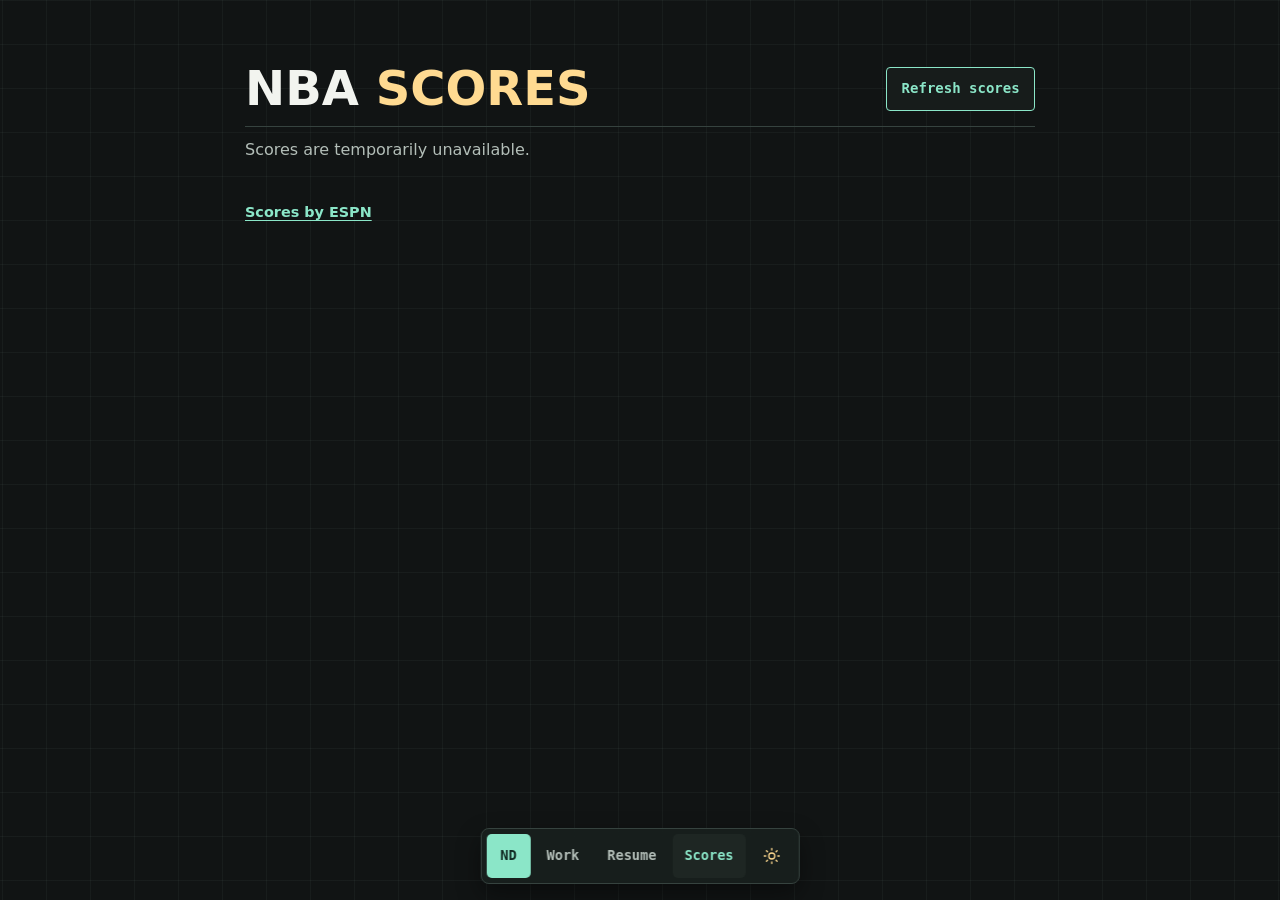
<file: scores.html>
<!doctype html>
<html lang="en">
  <head>
    <meta charset="UTF-8" />
    <meta name="viewport" content="width=device-width, initial-scale=1.0" />
    <title>NBA Scores | Navraj Dhaliwal</title>
    <meta name="description" content="Today's NBA matchups, game times, and scores." />
    <link rel="icon" type="image/png" sizes="512x512" href="assets/favicon.png" />
    <link rel="apple-touch-icon" sizes="180x180" href="assets/apple-touch-icon.png" />
    <link rel="stylesheet" href="styles.css" />
    <script src="script.js" defer></script>
  </head>
  <body id="top">
    <a class="skip-link" href="#main-content">Skip to content</a>
    <nav class="site-nav" aria-label="Primary navigation">
      <a class="dock-home" href="index.html" aria-label="Home">ND</a>
      <a href="index.html#projects">Work</a>
      <a href="index.html#resume">Resume</a>
      <a href="scores.html" aria-current="page">Scores</a>
      <button class="theme-toggle" type="button" aria-label="Light theme" aria-pressed="false" title="Light theme" data-theme-toggle hidden>
        <svg width="18" height="18" viewBox="0 0 24 24" fill="none" stroke="currentColor" stroke-width="1.7" stroke-linecap="round" aria-hidden="true">
          <circle cx="12" cy="12" r="4" />
          <path d="M12 2v2m0 16v2M2 12h2m16 0h2M4.93 4.93l1.42 1.42m11.3 11.3 1.42 1.42m0-14.14-1.42 1.42M6.35 17.65l-1.42 1.42" />
        </svg>
      </button>
    </nav>

    <main class="layout scores-page" id="main-content">
      <div class="section-heading scores-heading">
        <h1>NBA <span>Scores</span></h1>
        <button class="button" type="button" data-refresh-scores>Refresh scores</button>
      </div>
      <p class="scores-status" data-scores-status role="status">Loading today's games...</p>
      <div class="scores-board" data-scores-board></div>
      <noscript><p>JavaScript is required to load scores.</p></noscript>
      <p class="scores-source"><a class="text-link" href="https://www.espn.com/nba/scoreboard">Scores by ESPN</a></p>
    </main>
  </body>
</html>
</file>
<file: portfolio.css>
/* ---------- Tokens ---------- */
:root,
[data-theme="dark"] {
  --bg: #06070f;
  --panel: #0a0d1c;
  --ink: #d3deec;
  --strong: #f4f8ff;
  --bright: #e8fbff;
  --muted: #7d8ba4;

  --cyan: #2de2ff;
  --mag: #ff3ea5;
  --amber: #ffc857;

  --edge: rgba(45, 226, 255, 0.2);
  --edge-strong: rgba(45, 226, 255, 0.5);
  --fill: rgba(45, 226, 255, 0.06);
  --mag-edge: rgba(255, 62, 165, 0.42);
  --mag-fill: rgba(255, 62, 165, 0.09);
  --amber-edge: rgba(255, 200, 87, 0.42);
  --amber-fill: rgba(255, 200, 87, 0.08);

  --grid: rgba(45, 226, 255, 0.05);
  --wash-a: rgba(255, 62, 165, 0.12);
  --wash-b: rgba(45, 226, 255, 0.11);
  --glow: rgba(45, 226, 255, 0.45);
  --split-a: rgba(45, 226, 255, 0.55);
  --split-b: rgba(255, 62, 165, 0.6);
  --dock-bg: rgba(8, 11, 24, 0.72);
  --shadow: rgba(0, 0, 0, 0.5);

  --cut: polygon(0 0, calc(100% - 10px) 0, 100% 10px, 100% 100%, 10px 100%, 0 calc(100% - 10px));
  --cut-sm: polygon(0 0, calc(100% - 7px) 0, 100% 7px, 100% 100%, 7px 100%, 0 calc(100% - 7px));

  color-scheme: dark;
}

[data-theme="light"] {
  --bg: #edf1f7;
  --panel: #ffffff;
  --ink: #1d2638;
  --strong: #0a0f1d;
  --bright: #0a0f1d;
  --muted: #56627a;

  --cyan: #087d9a;
  --mag: #c0146c;
  --amber: #9a6200;

  --edge: rgba(8, 125, 154, 0.26);
  --edge-strong: rgba(8, 125, 154, 0.55);
  --fill: rgba(8, 125, 154, 0.06);
  --mag-edge: rgba(192, 20, 108, 0.35);
  --mag-fill: rgba(192, 20, 108, 0.06);
  --amber-edge: rgba(154, 98, 0, 0.35);
  --amber-fill: rgba(154, 98, 0, 0.07);

  --grid: rgba(8, 125, 154, 0.07);
  --wash-a: rgba(192, 20, 108, 0.07);
  --wash-b: rgba(8, 125, 154, 0.08);
  --glow: transparent;
  --split-a: rgba(8, 125, 154, 0.45);
  --split-b: rgba(192, 20, 108, 0.4);
  --dock-bg: rgba(255, 255, 255, 0.78);
  --shadow: rgba(20, 30, 60, 0.14);

  color-scheme: light;
}

/* ---------- Base ---------- */
*, *::before, *::after { box-sizing: border-box; }

html {
  scroll-behavior: smooth;
  background-color: var(--bg);
  background-image:
    radial-gradient(1000px 540px at 85% -10%, var(--wash-a), transparent 60%),
    radial-gradient(900px 640px at -15% 10%, var(--wash-b), transparent 55%);
  background-attachment: fixed;
}

body {
  margin: 0;
  font-family: "Chakra Petch", system-ui, sans-serif;
  font-size: 17px;
  line-height: 1.6;
  color: var(--ink);
  -webkit-font-smoothing: antialiased;
}

body::before {
  content: "";
  position: fixed;
  inset: 0;
  z-index: -1;
  pointer-events: none;
  background-image:
    linear-gradient(var(--grid) 1px, transparent 1px),
    linear-gradient(90deg, var(--grid) 1px, transparent 1px);
  background-size: 42px 42px;
  -webkit-mask-image: radial-gradient(ellipse 75% 65% at 50% 25%, #000 35%, transparent 80%);
          mask-image: radial-gradient(ellipse 75% 65% at 50% 25%, #000 35%, transparent 80%);
}

a { color: var(--cyan); }
a:focus-visible, button:focus-visible {
  outline: 2px solid var(--cyan);
  outline-offset: 3px;
}

.defs { position: absolute; width: 0; height: 0; overflow: hidden; }

.ico {
  width: 18px;
  height: 18px;
  flex: none;
  fill: none;
  stroke: currentColor;
  stroke-width: 1.8;
  stroke-linecap: round;
  stroke-linejoin: round;
}

.skip {
  position: absolute;
  left: -9999px;
  top: 12px;
  z-index: 100;
  padding: 10px 14px;
  background: var(--panel);
  color: var(--strong);
  border: 1px solid var(--edge-strong);
}
.skip:focus { left: 12px; }

.wrap {
  max-width: 700px;
  margin: 0 auto;
  padding: 96px 24px 150px;
}

section { margin: 0 0 64px; }

/* ---------- Hero ---------- */
.hero {
  display: flex;
  align-items: center;
  justify-content: space-between;
  gap: 32px;
  margin-bottom: 80px;
}

.name {
  margin: 0 0 22px;
  font-family: "Oxanium", "Chakra Petch", sans-serif;
  font-weight: 800;
  font-size: clamp(2.7rem, 10vw, 4.1rem);
  line-height: 0.94;
  letter-spacing: 0.02em;
  text-transform: uppercase;
  color: var(--strong);
  text-shadow: -2px 0 var(--split-a), 2px 0 var(--split-b), 0 0 24px var(--glow);
  animation: glitch 0.75s steps(1, end) 0.15s 1 both;
}
.name span { display: block; }

@keyframes glitch {
  0%   { text-shadow: -7px 0 var(--split-a), 7px 0 var(--split-b); transform: translateX(3px); }
  15%  { text-shadow: 5px 0 var(--split-a), -6px 0 var(--split-b); transform: translateX(-2px); clip-path: inset(8% 0 44% 0); }
  30%  { text-shadow: -3px 0 var(--split-a), 4px 0 var(--split-b); transform: translateX(1px); clip-path: inset(52% 0 6% 0); }
  45%  { text-shadow: 6px 0 var(--split-a), -3px 0 var(--split-b); transform: translateX(-1px); clip-path: none; }
  60%  { text-shadow: -4px 0 var(--split-a), 3px 0 var(--split-b); transform: none; }
  100% { text-shadow: -2px 0 var(--split-a), 2px 0 var(--split-b), 0 0 24px var(--glow); transform: none; }
}

.lede {
  max-width: 40ch;
  margin: 0 0 28px;
  font-size: 1.1rem;
  font-weight: 500;
  color: var(--muted);
}
.lede a, .prose a, .contact a {
  color: var(--cyan);
  text-decoration: underline;
  text-decoration-color: var(--edge-strong);
  text-underline-offset: 4px;
}
.lede a:hover, .prose a:hover, .contact a:hover { text-decoration-color: currentColor; }

.btn {
  display: inline-flex;
  align-items: center;
  gap: 10px;
  padding: 13px 20px;
  font: 600 0.8rem/1 "Chakra Petch", sans-serif;
  letter-spacing: 0.16em;
  text-transform: uppercase;
  text-decoration: none;
  color: var(--mag);
  background: var(--mag-fill);
  border: 1px solid var(--mag-edge);
  clip-path: var(--cut);
  transition: background-color 0.18s, color 0.18s;
}
.btn:hover { background: var(--mag); color: var(--bg); }

.btn-sm {
  padding: 9px 13px;
  font-size: 0.72rem;
  gap: 8px;
  color: var(--cyan);
  background: var(--fill);
  border-color: var(--edge);
  clip-path: var(--cut-sm);
}
.btn-sm .ico { width: 15px; height: 15px; }
.btn-sm:hover { background: var(--cyan); color: var(--bg); }

.avatar {
  flex: none;
  width: 136px;
  height: 136px;
  padding: 3px;
  border-radius: 50%;
  background: conic-gradient(from 210deg, var(--cyan), var(--mag), var(--amber), var(--cyan));
  box-shadow: 0 0 26px rgba(45, 226, 255, 0.3), 0 0 50px rgba(255, 62, 165, 0.18);
}
[data-theme="light"] .avatar { box-shadow: 0 8px 24px var(--shadow); }

.avatar-in {
  position: relative;
  display: grid;
  place-items: center;
  width: 100%;
  height: 100%;
  overflow: hidden;
  border-radius: 50%;
  background: var(--panel);
  font: 800 2.5rem/1 "Oxanium", sans-serif;
  letter-spacing: 0.04em;
  color: var(--strong);
  text-shadow: -2px 0 var(--split-a), 2px 0 var(--split-b);
}
.avatar-in img {
  position: absolute;
  inset: 0;
  width: 100%;
  height: 100%;
  object-fit: cover;
}

/* ---------- Section headings ---------- */
.sh {
  display: flex;
  align-items: center;
  gap: 12px;
  margin: 0 0 24px;
  font: 700 1.25rem/1.2 "Oxanium", sans-serif;
  letter-spacing: 0.14em;
  text-transform: uppercase;
  color: var(--bright);
  text-shadow: 0 0 12px var(--glow);
}
.sh::after {
  content: "";
  flex: 1;
  height: 1px;
  background: linear-gradient(90deg, var(--edge-strong), transparent);
}
.sh-pre {
  margin-right: -4px;
  letter-spacing: 0;
  color: var(--mag);
  text-shadow: 0 0 10px rgba(255, 62, 165, 0.5);
}
[data-theme="light"] .sh-pre { text-shadow: none; }

.prose {
  max-width: 64ch;
  margin: 0;
  font-weight: 500;
  color: var(--muted);
}
.prose + .prose { margin-top: 14px; }
.intro { margin: -6px 0 24px; }

/* ---------- Experience / education rows ---------- */
.rows {
  display: grid;
  gap: 18px;
  margin: 0;
  padding: 0;
  list-style: none;
}
.row {
  display: grid;
  grid-template-columns: 44px 1fr auto;
  align-items: center;
  gap: 16px;
}
.tile {
  display: grid;
  place-items: center;
  width: 44px;
  height: 44px;
  font: 700 0.85rem/1 "Oxanium", sans-serif;
  letter-spacing: 0.04em;
  color: #070914;
  clip-path: var(--cut);
}
.tile-cyan  { background: linear-gradient(135deg, #7af0ff, #2a8cff); }
.tile-mag   { background: linear-gradient(135deg, #ff86c8, #d0267f); }
.tile-amber { background: linear-gradient(135deg, #ffe08f, #f0a12a); }

.row-title {
  display: block;
  font-weight: 600;
  font-size: 1.02rem;
  line-height: 1.3;
  color: var(--strong);
  text-decoration: none;
}
a.row-title:hover { color: var(--cyan); }
.row-sub {
  display: block;
  font-size: 0.93rem;
  line-height: 1.4;
  color: var(--muted);
}
.row-date {
  font-size: 0.78rem;
  font-weight: 500;
  letter-spacing: 0.12em;
  text-transform: uppercase;
  white-space: nowrap;
  color: var(--cyan);
  font-variant-numeric: tabular-nums;
}

/* ---------- Tags ---------- */
.tags {
  display: flex;
  flex-wrap: wrap;
  gap: 8px;
  margin: 0;
  padding: 0;
  list-style: none;
}
.tag {
  padding: 8px 12px;
  font: 500 0.74rem/1 "Chakra Petch", sans-serif;
  letter-spacing: 0.12em;
  text-transform: uppercase;
  color: var(--cyan);
  background: var(--fill);
  border: 1px solid var(--edge);
  clip-path: var(--cut-sm);
}
.tags-sm { gap: 6px; }
.tags-sm .tag { padding: 6px 9px; font-size: 0.66rem; }

/* ---------- Project cards ---------- */
.grid {
  display: grid;
  grid-template-columns: repeat(2, minmax(0, 1fr));
  gap: 18px;
}

.card {
  --corner: 16px;
  display: flex;
  padding: 1px;
  background: linear-gradient(160deg, var(--edge-strong), var(--edge) 45%);
  clip-path: polygon(0 0, 100% 0, 100% calc(100% - var(--corner)), calc(100% - var(--corner)) 100%, 0 100%);
}
.card-in {
  display: flex;
  flex: 1;
  flex-direction: column;
  min-width: 0;
  background: var(--panel);
  clip-path: polygon(0 0, 100% 0, 100% calc(100% - var(--corner) + 0.5px), calc(100% - var(--corner) + 0.5px) 100%, 0 100%);
}

.card-art {
  position: relative;
  background: #080a18;
}
.card-art::before {
  content: "";
  position: absolute;
  inset: 0 0 auto;
  z-index: 1;
  height: 2px;
  background: linear-gradient(90deg, #2de2ff, #ff3ea5);
  box-shadow: 0 0 12px rgba(45, 226, 255, 0.6);
}
.art-bar {
  padding: 8px 12px 7px;
  overflow: hidden;
  font-size: 0.72rem;
  letter-spacing: 0.03em;
  white-space: nowrap;
  text-overflow: ellipsis;
  color: #8594b6;
  background: #0b0e22;
  border-bottom: 1px solid rgba(45, 226, 255, 0.14);
}
.card-art svg {
  display: block;
  width: 100%;
  height: auto;
  aspect-ratio: 400 / 170;
}

.card-body {
  display: flex;
  flex: 1;
  flex-direction: column;
  gap: 12px;
  padding: 18px 18px 22px;
}
.card h3 {
  margin: 0;
  font: 700 1.02rem/1.25 "Oxanium", sans-serif;
  letter-spacing: 0.07em;
  text-transform: uppercase;
  color: var(--strong);
}
.status {
  margin: -8px 0 0;
  font-size: 0.82rem;
  font-weight: 500;
  color: var(--muted);
}
.status-live { color: var(--mag); }
.desc {
  flex: 1;
  margin: 0;
  font-size: 0.95rem;
  line-height: 1.55;
  color: var(--muted);
}
.card-links { display: flex; gap: 8px; }

/* Art reacts when you point at (or tab into) a card */
.trace { stroke-dasharray: 380; stroke-dashoffset: 0; }
.scan { transform-box: view-box; }
.card:hover .flow, .card:focus-within .flow { animation: flow 0.9s linear infinite; }
.card:hover .trace, .card:focus-within .trace { animation: trace 1.2s ease-out; }
.card:hover .scan, .card:focus-within .scan { animation: scan 1.4s ease-in-out infinite alternate; }

@keyframes flow  { to { stroke-dashoffset: -16; } }
@keyframes trace { from { stroke-dashoffset: 380; } to { stroke-dashoffset: 0; } }
@keyframes scan  { from { transform: translateY(-16px); } to { transform: translateY(40px); } }

/* ---------- Contact + footer ---------- */
.contact {
  padding-top: 16px;
  text-align: center;
}
.big {
  margin: 0 0 12px;
  font: 800 clamp(1.9rem, 6vw, 2.5rem)/1.1 "Oxanium", sans-serif;
  letter-spacing: 0.08em;
  text-transform: uppercase;
  color: var(--strong);
  text-shadow: -2px 0 var(--split-a), 2px 0 var(--split-b), 0 0 20px var(--glow);
}
.contact p {
  margin: 0;
  font-weight: 500;
  color: var(--muted);
}
.foot {
  margin-top: 56px;
  font-size: 0.8rem;
  text-align: center;
  color: var(--muted);
  opacity: 0.8;
}

/* ---------- Dock ---------- */
.dock {
  position: fixed;
  left: 50%;
  bottom: 18px;
  z-index: 50;
  display: flex;
  align-items: center;
  gap: 6px;
  padding: 8px 10px;
  transform: translateX(-50%);
  border: 1px solid var(--edge);
  border-radius: 999px;
  background: var(--dock-bg);
  -webkit-backdrop-filter: blur(14px);
          backdrop-filter: blur(14px);
  box-shadow: 0 12px 40px var(--shadow), 0 0 26px rgba(45, 226, 255, 0.12);
}
[data-theme="light"] .dock { box-shadow: 0 12px 34px var(--shadow); }

.dock a, .dock button {
  position: relative;
  display: grid;
  place-items: center;
  width: 40px;
  height: 40px;
  padding: 0;
  border-radius: 50%;
  border: 1px solid var(--edge);
  background: var(--fill);
  color: var(--cyan);
  cursor: pointer;
  transition: transform 0.15s, background-color 0.15s;
}
.dock .d-mag   { color: var(--mag);   border-color: var(--mag-edge);   background: var(--mag-fill); }
.dock .d-amber { color: var(--amber); border-color: var(--amber-edge); background: var(--amber-fill); }
.dock a:hover, .dock button:hover { transform: translateY(-3px); }
.dock .sep { width: 1px; height: 22px; margin: 0 3px; background: var(--edge); }

[data-tip]::after {
  content: attr(data-tip);
  position: absolute;
  bottom: calc(100% + 12px);
  left: 50%;
  padding: 5px 9px;
  font: 500 0.72rem/1.2 "Chakra Petch", sans-serif;
  letter-spacing: 0.06em;
  white-space: nowrap;
  color: var(--strong);
  background: var(--panel);
  border: 1px solid var(--edge);
  opacity: 0;
  pointer-events: none;
  transform: translate(-50%, 4px);
  transition: opacity 0.15s, transform 0.15s;
}
[data-tip]:hover::after, [data-tip]:focus-visible::after {
  opacity: 1;
  transform: translate(-50%, 0);
}

/* ---------- Responsive ---------- */
@media (max-width: 680px) {
  .wrap { padding-top: 56px; }
  .hero {
    flex-direction: column-reverse;
    align-items: flex-start;
    gap: 24px;
    margin-bottom: 64px;
  }
  .avatar { width: 104px; height: 104px; }
  .avatar-in { font-size: 1.9rem; }
  .grid { grid-template-columns: 1fr; }
}

@media (max-width: 440px) {
  .wrap { padding-left: 18px; padding-right: 18px; }
  .row { grid-template-columns: 40px 1fr; align-items: start; gap: 4px 14px; }
  .tile { width: 40px; height: 40px; }
  .row-date { grid-column: 2; }
  .dock { gap: 4px; padding: 7px 8px; }
  .dock a, .dock button { width: 36px; height: 36px; }
  .dock .sep { margin: 0 1px; }
}

@media (prefers-reduced-motion: reduce) {
  html { scroll-behavior: auto; }
  *, *::before, *::after {
    animation: none !important;
    transition: none !important;
  }
}
</file>
<file: styles.css>
:root {
  color-scheme: dark;
  --bg: #111414;
  --panel: #171c1b;
  --panel-hover: #1e2623;
  --text: #f2f4ef;
  --muted: #b3beb8;
  --line: #36433f;
  --grid: #d7fff00a;
  --accent: #8be6c8;
  --highlight: #ffda91;
  --coral: #ffa994;
  --dock: #18201ef5;
  --ink-on-accent: #102a22;
  --shadow: #0006;
  --mono: ui-monospace, Menlo, Consolas, monospace;
  --sans: "Avenir Next", system-ui, sans-serif;
}

:root[data-theme="light"] {
  color-scheme: light;
  --bg: #f4f7f1;
  --panel: #fcfdf9;
  --panel-hover: #e8f2e9;
  --text: #18251e;
  --muted: #43584d;
  --line: #c2cfc3;
  --grid: #1836250b;
  --accent: #126448;
  --highlight: #8a4a10;
  --coral: #a0443c;
  --dock: #edf3ebf5;
  --ink-on-accent: #fff;
  --shadow: #223a2726;
}

* {
  box-sizing: border-box;
}

body {
  margin: 0;
  min-height: 100vh;
  padding-bottom: 7rem;
  background-color: var(--bg);
  background-image:
    linear-gradient(var(--grid) 1px, transparent 1px),
    linear-gradient(90deg, var(--grid) 1px, transparent 1px);
  background-size: 44px 44px;
  background-position: center top;
  color: var(--text);
  font: 1rem/1.6 var(--sans);
}

h1, h2, h3, p {
  margin: 0;
}

a {
  color: inherit;
  text-decoration-thickness: 1px;
  text-underline-offset: 0.23em;
}

a:hover {
  color: var(--accent);
}

:focus-visible {
  outline: 2px solid var(--accent);
  outline-offset: 4px;
}

[id] {
  scroll-margin-top: 1.5rem;
  scroll-margin-bottom: 6rem;
}

.layout {
  width: min(790px, calc(100% - 3rem));
  margin-inline: auto;
}

.skip-link {
  position: fixed;
  z-index: 3;
  top: 1rem;
  left: 1rem;
  transform: translateY(-200%);
  padding: 0.65rem 1rem;
  background: var(--panel);
}

.skip-link:focus {
  transform: none;
}

.site-nav {
  position: fixed;
  z-index: 2;
  inset: auto auto max(1rem, env(safe-area-inset-bottom)) 50%;
  transform: translateX(-50%);
  display: flex;
  align-items: center;
  gap: 0.25rem;
  padding: 0.3rem;
  background: var(--dock);
  border: 1px solid var(--line);
  border-radius: 8px;
  box-shadow: 0 10px 25px var(--shadow);
  backdrop-filter: blur(12px);
}

.site-nav a,
.theme-toggle {
  display: inline-grid;
  place-items: center;
  min-width: 44px;
  min-height: 44px;
  padding-inline: 0.75rem;
  border: 0;
  border-radius: 5px;
  background: transparent;
  color: var(--muted);
  font: 650 0.85rem/1 var(--mono);
  text-decoration: none;
}

.site-nav a:hover,
.site-nav [aria-current="page"],
.theme-toggle:hover,
.theme-toggle[aria-pressed="true"] {
  background: var(--panel-hover);
  color: var(--accent);
}

.site-nav .dock-home {
  background: var(--accent);
  color: var(--ink-on-accent);
  font-weight: 800;
}

.theme-toggle {
  padding-inline: 0;
  color: var(--highlight);
  cursor: pointer;
}

.theme-toggle[hidden] {
  display: none;
}

.intro {
  padding: 4.15rem 0 3.3rem;
}

.label {
  color: var(--accent);
  font: 650 0.875rem/1.45 var(--mono);
}

.intro-location {
  text-transform: uppercase;
}

.intro h1,
.scores-heading h1 {
  font-size: 4.4rem;
  line-height: 1.04;
  font-weight: 850;
  text-transform: uppercase;
}

.intro h1 {
  margin: 0.6rem 0 0.85rem;
}

.intro h1 span,
.scores-heading h1 span {
  color: var(--highlight);
}

.intro-copy {
  max-width: 52ch;
  color: var(--muted);
  font-size: 1.12rem;
  line-height: 1.55;
}

.intro-actions {
  margin-top: 1.2rem;
}

.link-group,
.section-heading {
  display: flex;
  align-items: center;
  flex-wrap: wrap;
  gap: 0.5rem 1rem;
}

.link-group,
.text-link {
  font-size: 0.9rem;
  font-weight: 650;
}

.text-link {
  color: var(--accent);
}

.text-link:hover {
  text-decoration-thickness: 2px;
}

.button {
  display: inline-flex;
  min-height: 44px;
  align-items: center;
  justify-content: center;
  padding: 0.6rem 0.9rem;
  border: 1px solid var(--accent);
  border-radius: 4px;
  background: var(--panel);
  color: var(--accent);
  font: 700 0.875rem/1.4 var(--mono);
  text-decoration: none;
  cursor: pointer;
}

.button:hover {
  background: var(--accent);
  color: var(--ink-on-accent);
}

.button:disabled {
  opacity: 0.7;
  cursor: wait;
}

.section {
  margin-bottom: 3rem;
}

.section-heading {
  justify-content: space-between;
  border-bottom: 1px solid var(--line);
  padding-bottom: 0.75rem;
  margin-bottom: 1.05rem;
}

.section-heading h2 {
  font-size: 1.65rem;
  font-weight: 800;
  line-height: 1.2;
}

.ruled-heading {
  display: flex;
  align-items: center;
  gap: 0.65rem;
  margin-bottom: 0.9rem;
  font: 700 1rem/1.3 var(--mono);
  text-transform: uppercase;
}

.ruled-heading::before {
  content: "";
  width: 3px;
  height: 0.85em;
  background: var(--accent);
}

.ruled-heading::after {
  content: "";
  flex: 1;
  border-top: 1px solid var(--line);
}

.snapshot-grid {
  display: grid;
  grid-template-columns: minmax(0, 1.3fr) minmax(0, 1fr);
  gap: 2rem;
}

.experience h3 {
  font-size: 1.32rem;
  line-height: 1.25;
}

.experience .label {
  margin-top: 0.2rem;
}

.experience > p:not(.label) {
  margin: 0.55rem 0;
  color: var(--muted);
}

.record-list {
  display: grid;
  gap: 0.65rem;
  list-style: none;
  margin: 0;
  padding: 0;
}

.record-list li {
  display: grid;
  padding-bottom: 0.45rem;
  border-bottom: 1px solid var(--line);
}

.record-list span {
  color: var(--muted);
  font-size: 0.92rem;
}

.skills {
  margin-top: 1.35rem;
}

.tag-list {
  display: flex;
  flex-wrap: wrap;
  gap: 0.35rem;
  list-style: none;
  margin: 0;
  padding: 0;
}

.tag-list li {
  border: 1px solid var(--line);
  border-radius: 3px;
  padding: 0.28rem 0.5rem;
  color: var(--accent);
  font: 600 0.8125rem/1.35 var(--mono);
}

.project-grid {
  display: grid;
  grid-template-columns: repeat(2, minmax(0, 1fr));
  gap: 0.9rem;
}

.project {
  display: flex;
  flex-direction: column;
  align-items: start;
  gap: 0.6rem;
  border: 1px solid var(--line);
  border-top: 2px solid var(--project-accent, var(--accent));
  border-radius: 5px;
  background: var(--panel);
  padding: 1.15rem 1rem;
}

.project-research {
  --project-accent: var(--highlight);
}

.project-path {
  --project-accent: var(--coral);
}

.project > .label {
  color: var(--project-accent, var(--accent));
}

.project h3 {
  font-size: 1.2rem;
  line-height: 1.25;
}

.project > p:not(.label) {
  color: var(--muted);
}

.project .tag-list {
  margin-top: auto;
  padding-top: 0.35rem;
}

.resume-panel {
  background: var(--panel);
  border: 1px solid var(--line);
  border-radius: 5px;
}

.resume-panel summary {
  cursor: pointer;
  font-weight: 650;
  padding: 0.8rem 1rem;
}

.resume-body {
  border-top: 1px solid var(--line);
}

.resume-body p {
  padding: 0.75rem 1rem;
}

.resume-body iframe {
  display: block;
  width: 100%;
  height: min(72vh, 48rem);
  border: 0;
  background: white;
}

.contact {
  margin-bottom: 0;
}

.scores-page {
  min-height: 65vh;
  padding: 4rem 0 1rem;
}

.scores-heading {
  margin-bottom: 0.65rem;
}

.scores-heading h1 {
  font-size: 3rem;
}

.scores-status,
.scores-source,
.score-copy,
.team-record {
  color: var(--muted);
}

.scores-status {
  min-height: 1.6rem;
}

.scores-board {
  display: grid;
  grid-template-columns: repeat(auto-fit, minmax(min(100%, 300px), 1fr));
  gap: 0.9rem;
  margin-top: 1.25rem;
}

.score-card {
  background: var(--panel);
  border: 1px solid var(--line);
  border-radius: 5px;
  padding: 1rem;
}

.score-card-live {
  border-top: 2px solid var(--accent);
}

.score-matchup,
.score-line {
  display: flex;
  align-items: center;
  justify-content: space-between;
  gap: 0.65rem;
}

.score-matchup {
  flex-wrap: wrap;
  margin-bottom: 0.7rem;
}

.score-note,
.score-period,
.team-record {
  font-size: 0.875rem;
}

.score-period {
  color: var(--accent);
  font-weight: 700;
}

.score-title {
  font-size: 1.15rem;
}

.score-note,
.scores-source {
  margin-top: 1rem;
}

.score-line {
  padding: 0.7rem 0;
  border-top: 1px solid var(--line);
}

.score-line.is-leading .team-score {
  color: var(--highlight);
}

.team-name,
.team-record {
  display: block;
  line-height: 1.3;
}

.team-name {
  font-weight: 650;
  overflow-wrap: anywhere;
}

.team-score {
  font: 700 1.5rem/1 var(--mono);
}

@media (max-width: 680px) {
  .intro {
    padding: 3rem 0 2.65rem;
  }

  .intro h1 {
    font-size: 3.35rem;
  }

  .snapshot-grid {
    gap: 1.25rem;
  }
}

@media (max-width: 520px) {
  .layout {
    width: calc(100% - 2rem);
  }

  .intro h1 {
    font-size: 2.75rem;
  }

  .scores-heading h1 {
    font-size: 2.5rem;
  }

  .intro-copy {
    font-size: 1rem;
  }

  .project-grid,
  .snapshot-grid {
    grid-template-columns: minmax(0, 1fr);
  }

  .section {
    margin-bottom: 2.35rem;
  }
}

@media (max-width: 340px) {
  .site-nav a {
    padding-inline: 0.5rem;
  }

  .intro h1 {
    font-size: 2.4rem;
  }
}
</file>
